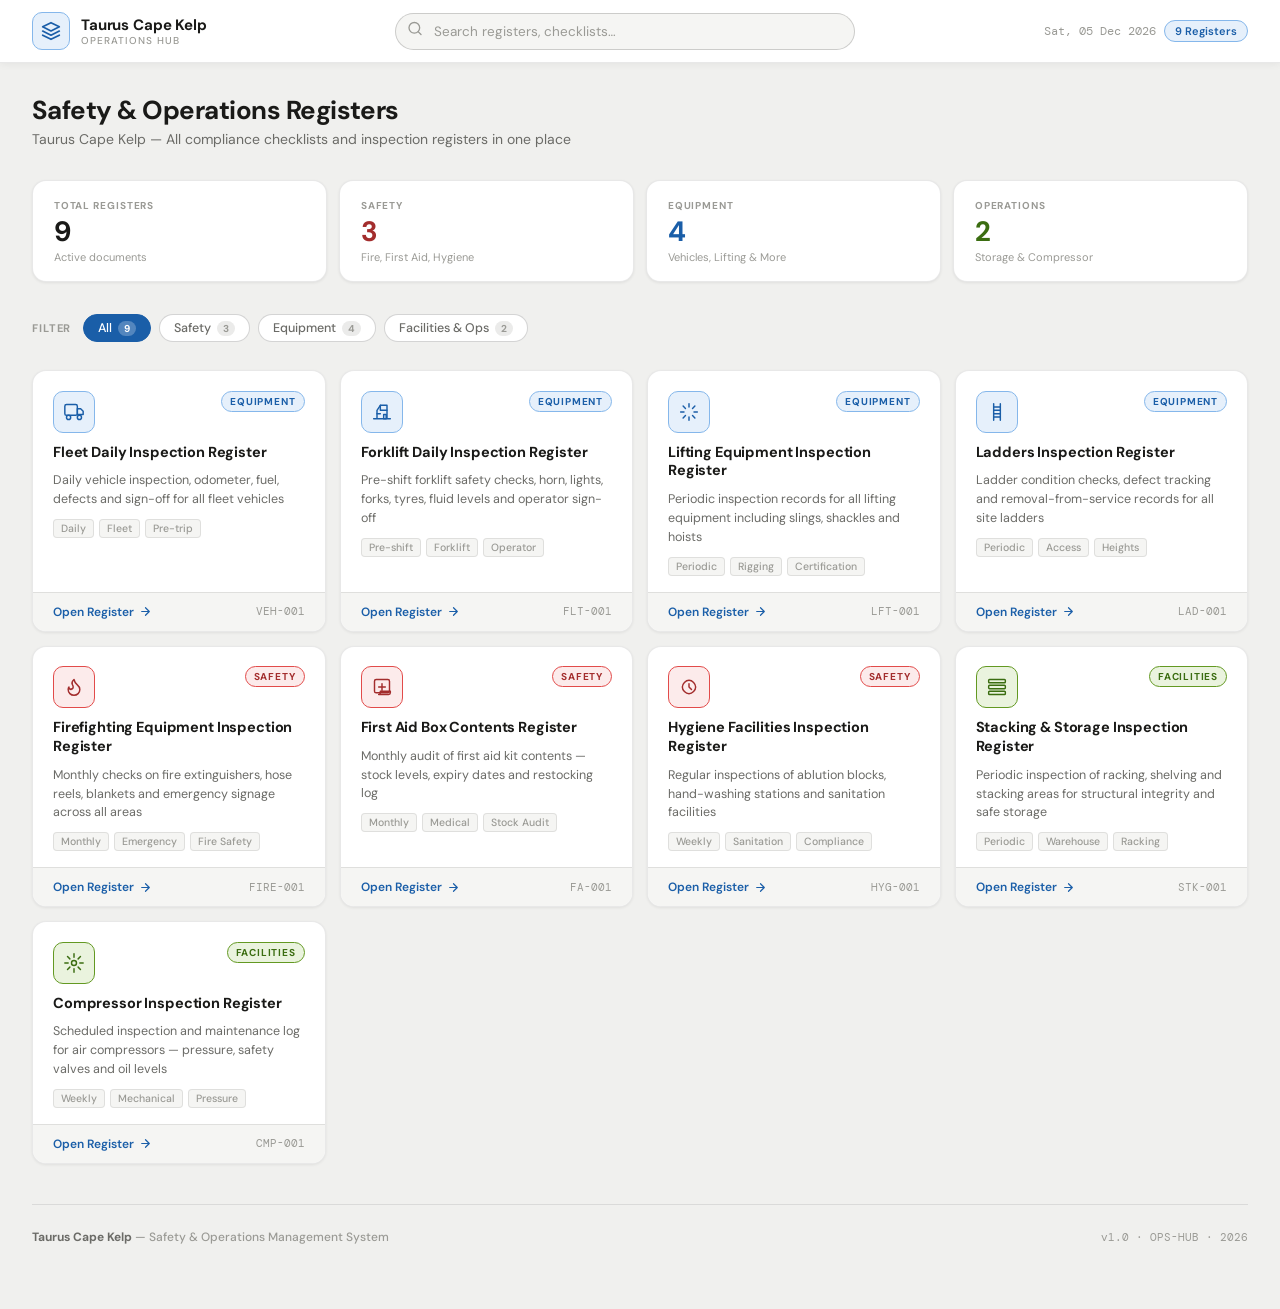
<file: index.html>
<!DOCTYPE html>
<html lang="en">
<head>
  <link rel="icon" type="image/x-icon" href="/taurus-registers/favicon.ico">
  <link rel="manifest" href="/taurus-registers/manifest.json">
   <meta name="theme-color" content="#0f172a">
   <meta name="apple-mobile-web-app-capable" content="yes">
   <meta name="apple-mobile-web-app-title" content="Taurus Ops">
   <link rel="apple-touch-icon" href="/taurus-registers/icons/icon-192.png">
   <script>
     if ('serviceWorker' in navigator) {
       window.addEventListener('load', () => {
         navigator.serviceWorker.register('/taurus-registers/sw.js');
       });
     }
   </script>
  <meta charset="UTF-8">
  <meta name="viewport" content="width=device-width, initial-scale=1.0">
  <title>Taurus Cape Kelp — Operations Hub</title>
  <link rel="preconnect" href="https://fonts.googleapis.com">
  <link href="https://fonts.googleapis.com/css2?family=DM+Sans:wght@300;400;500;600;700&family=DM+Mono:wght@400;500&display=swap" rel="stylesheet">
  <link rel="stylesheet" href="dashboard.css">
</head>
<body>

<!-- TOP NAV -->
<nav class="topnav">
  <div class="topnav-inner">
    <div class="brand">
      <div class="brand-logo">
        <svg viewBox="0 0 24 24">
          <path d="M12 2L2 7l10 5 10-5-10-5z"/>
          <path d="M2 17l10 5 10-5"/>
          <path d="M2 12l10 5 10-5"/>
        </svg>
      </div>
      <div class="brand-text">
        <div class="brand-name">Taurus Cape Kelp</div>
        <div class="brand-sub">Operations Hub</div>
      </div>
    </div>

    <div class="search-wrap">
      <span class="search-icon">
        <svg viewBox="0 0 24 24"><circle cx="11" cy="11" r="8"/><path d="m21 21-4.35-4.35"/></svg>
      </span>
      <input
        type="text"
        class="search-input"
        id="searchInput"
        placeholder="Search registers, checklists…"
        autocomplete="off"
        spellcheck="false"
      >
      <button class="search-clear" id="searchClear" title="Clear search">✕</button>
    </div>

    <div class="nav-meta">
      <span class="nav-date" id="navDate"></span>
      <span class="nav-badge">9 Registers</span>
    </div>
  </div>
</nav>

<!-- PAGE -->
<main class="page">

  <!-- HERO -->
  <div class="hero">
    <h1 class="hero-title">Safety &amp; Operations Registers</h1>
    <p class="hero-sub">Taurus Cape Kelp — All compliance checklists and inspection registers in one place</p>
  </div>

  <!-- STATS -->
  <div class="stats-row">
    <div class="stat-card total">
      <div class="stat-label">Total Registers</div>
      <div class="stat-value">9</div>
      <div class="stat-sub">Active documents</div>
    </div>
    <div class="stat-card safety">
      <div class="stat-label">Safety</div>
      <div class="stat-value">3</div>
      <div class="stat-sub">Fire, First Aid, Hygiene</div>
    </div>
    <div class="stat-card equipment">
      <div class="stat-label">Equipment</div>
      <div class="stat-value">4</div>
      <div class="stat-sub">Vehicles, Lifting &amp; More</div>
    </div>
    <div class="stat-card facilities">
      <div class="stat-label">Operations</div>
      <div class="stat-value">2</div>
      <div class="stat-sub">Storage &amp; Compressor</div>
    </div>
  </div>

  <!-- FILTER BAR -->
  <div class="filter-bar">
    <span class="filter-label">Filter</span>
    <button class="filter-btn active" data-filter="all">
      All <span class="filter-count">9</span>
    </button>
    <button class="filter-btn" data-filter="safety">
      Safety <span class="filter-count">3</span>
    </button>
    <button class="filter-btn" data-filter="equipment">
      Equipment <span class="filter-count">4</span>
    </button>
    <button class="filter-btn" data-filter="facilities">
      Facilities &amp; Ops <span class="filter-count">2</span>
    </button>
  </div>

  <!-- GRID -->
  <div class="register-grid" id="registerGrid">

    <!-- 1. Vehicle Inspection -->
    <a class="register-card cat-equipment" data-cat="equipment"
       data-tags="vehicle fleet truck car inspection daily"
       data-title="Fleet Daily Inspection Register"
       data-desc="Daily vehicle inspection, odometer, fuel, defects and sign-off for all fleet vehicles"
       href="vehicle_inspection_checklist_working.html" target="_blank">
      <div class="card-body">
        <div class="card-header">
          <div class="card-icon">
            <svg viewBox="0 0 24 24"><rect x="1" y="3" width="15" height="13" rx="2"/><path d="M16 8h4l3 3v4h-7V8z"/><circle cx="5.5" cy="18.5" r="2.5"/><circle cx="18.5" cy="18.5" r="2.5"/></svg>
          </div>
          <span class="card-cat-badge">Equipment</span>
        </div>
        <div class="card-title">Fleet Daily Inspection Register</div>
        <div class="card-desc">Daily pre-trip checks covering safety systems, lights, tyres, brakes and fluid levels across all fleet vehicles.</div>
        <div class="card-tags">
          <span class="card-tag">Daily</span>
          <span class="card-tag">Fleet</span>
          <span class="card-tag">Pre-trip</span>
        </div>
      </div>
      <div class="card-footer">
        <span class="card-open-label">Open Register <svg viewBox="0 0 24 24"><path d="M5 12h14M12 5l7 7-7 7"/></svg></span>
        <span class="card-meta-right">VEH-001</span>
      </div>
    </a>

    <!-- 2. Forklift -->
    <a class="register-card cat-equipment" data-cat="equipment"
       data-tags="forklift fork lift daily inspection equipment"
       data-title="Forklift Daily Inspection Register"
       data-desc="Pre-shift forklift safety checks, horn, lights, forks, tyres, fluid levels and operator sign-off"
       href="forklift_checklist.html" target="_blank">
      <div class="card-body">
        <div class="card-header">
          <div class="card-icon">
            <svg viewBox="0 0 24 24"><path d="M2 20h20M6 20V10l4-6h8v16"/><path d="M10 4v6h8M6 14h4"/><rect x="14" y="15" width="3" height="5"/></svg>
          </div>
          <span class="card-cat-badge">Equipment</span>
        </div>
        <div class="card-title">Forklift Daily Inspection Register</div>
        <div class="card-desc">Pre-operational forklift checks covering forks, mast, tyres, fluid levels, safety devices and operator certification.</div>
        <div class="card-tags">
          <span class="card-tag">Pre-shift</span>
          <span class="card-tag">Forklift</span>
          <span class="card-tag">Operator</span>
        </div>
      </div>
      <div class="card-footer">
        <span class="card-open-label">Open Register <svg viewBox="0 0 24 24"><path d="M5 12h14M12 5l7 7-7 7"/></svg></span>
        <span class="card-meta-right">FLT-001</span>
      </div>
    </a>

    <!-- 3. Lifting Equipment -->
    <a class="register-card cat-equipment" data-cat="equipment"
       data-tags="lifting equipment crane sling rigging inspection register"
       data-title="Lifting Equipment Inspection Register"
       data-desc="Periodic inspection records for all lifting equipment including slings, shackles and hoists"
       href="lifting_equipment_checklist.html" target="_blank">
      <div class="card-body">
        <div class="card-header">
          <div class="card-icon">
            <svg viewBox="0 0 24 24"><path d="M12 2v4M12 18v4M4.93 4.93l2.83 2.83M16.24 16.24l2.83 2.83M2 12h4M18 12h4M4.93 19.07l2.83-2.83M16.24 7.76l2.83-2.83"/></svg>
          </div>
          <span class="card-cat-badge">Equipment</span>
        </div>
        <div class="card-title">Lifting Equipment Inspection Register</div>
        <div class="card-desc">Scheduled inspections for lifting gear — slings, shackles, chains, hoists and cranes, with defect recording.</div>
        <div class="card-tags">
          <span class="card-tag">Periodic</span>
          <span class="card-tag">Rigging</span>
          <span class="card-tag">Certification</span>
        </div>
      </div>
      <div class="card-footer">
        <span class="card-open-label">Open Register <svg viewBox="0 0 24 24"><path d="M5 12h14M12 5l7 7-7 7"/></svg></span>
        <span class="card-meta-right">LFT-001</span>
      </div>
    </a>

    <!-- 4. Ladders -->
    <a class="register-card cat-equipment" data-cat="equipment"
       data-tags="ladders ladder inspection safety stepladder scaffold"
       data-title="Ladders Inspection Register"
       data-desc="Ladder condition checks, defect tracking and removal-from-service records for all site ladders"
       href="ladders_checklist.html" target="_blank">
      <div class="card-body">
        <div class="card-header">
          <div class="card-icon">
            <svg viewBox="0 0 24 24"><line x1="8" y1="2" x2="8" y2="22"/><line x1="16" y1="2" x2="16" y2="22"/><line x1="8" y1="6" x2="16" y2="6"/><line x1="8" y1="10" x2="16" y2="10"/><line x1="8" y1="14" x2="16" y2="14"/><line x1="8" y1="18" x2="16" y2="18"/></svg>
          </div>
          <span class="card-cat-badge">Equipment</span>
        </div>
        <div class="card-title">Ladders Inspection Register</div>
        <div class="card-desc">Regular inspections of all step ladders and extension ladders — rungs, feet, locking mechanisms, and load ratings.</div>
        <div class="card-tags">
          <span class="card-tag">Periodic</span>
          <span class="card-tag">Access</span>
          <span class="card-tag">Heights</span>
        </div>
      </div>
      <div class="card-footer">
        <span class="card-open-label">Open Register <svg viewBox="0 0 24 24"><path d="M5 12h14M12 5l7 7-7 7"/></svg></span>
        <span class="card-meta-right">LAD-001</span>
      </div>
    </a>

    <!-- 5. Firefighting -->
    <a class="register-card cat-safety" data-cat="safety"
       data-tags="fire firefighting extinguisher hose emergency safety inspection"
       data-title="Firefighting Equipment Inspection Register"
       data-desc="Monthly checks on fire extinguishers, hose reels, blankets and emergency signage across all areas"
       href="firefighting_checklist.html" target="_blank">
      <div class="card-body">
        <div class="card-header">
          <div class="card-icon">
            <svg viewBox="0 0 24 24"><path d="M8.5 14.5A2.5 2.5 0 0011 12c0-1.38-.5-2-1-3-1.072-2.143-.224-4.054 2-6 .5 2.5 2 4.9 4 6.5 2 1.6 3 3.5 3 5.5a7 7 0 11-14 0c0-1.153.433-2.294 1-3a2.5 2.5 0 002.5 3z"/></svg>
          </div>
          <span class="card-cat-badge">Safety</span>
        </div>
        <div class="card-title">Firefighting Equipment Register</div>
        <div class="card-desc">Monthly inspection records for fire extinguishers, hose reels, fire blankets and emergency evacuation signage.</div>
        <div class="card-tags">
          <span class="card-tag">Monthly</span>
          <span class="card-tag">Emergency</span>
          <span class="card-tag">Fire Safety</span>
        </div>
      </div>
      <div class="card-footer">
        <span class="card-open-label">Open Register <svg viewBox="0 0 24 24"><path d="M5 12h14M12 5l7 7-7 7"/></svg></span>
        <span class="card-meta-right">FIRE-001</span>
      </div>
    </a>

    <!-- 6. First Aid -->
    <a class="register-card cat-safety" data-cat="safety"
       data-tags="first aid kit box contents medical emergency health"
       data-title="First Aid Box Contents Register"
       data-desc="Monthly audit of first aid kit contents — stock levels, expiry dates and restocking log"
       href="firstaid_checklist.html" target="_blank">
      <div class="card-body">
        <div class="card-header">
          <div class="card-icon">
            <svg viewBox="0 0 24 24"><path d="M8 21h12a2 2 0 002-2v-2H10v2a2 2 0 01-2 2z"/><path d="M19 3H5a2 2 0 00-2 2v12a2 2 0 002 2h14a2 2 0 002-2V5a2 2 0 00-2-2z"/><line x1="12" y1="8" x2="12" y2="16"/><line x1="8" y1="12" x2="16" y2="12"/></svg>
          </div>
          <span class="card-cat-badge">Safety</span>
        </div>
        <div class="card-title">First Aid Box Contents Register</div>
        <div class="card-desc">Monthly stock audit for all first aid kits — item quantities, expiry checks and replenishment records.</div>
        <div class="card-tags">
          <span class="card-tag">Monthly</span>
          <span class="card-tag">Medical</span>
          <span class="card-tag">Stock Audit</span>
        </div>
      </div>
      <div class="card-footer">
        <span class="card-open-label">Open Register <svg viewBox="0 0 24 24"><path d="M5 12h14M12 5l7 7-7 7"/></svg></span>
        <span class="card-meta-right">FA-001</span>
      </div>
    </a>

    <!-- 7. Hygiene Facilities -->
    <a class="register-card cat-safety" data-cat="safety"
       data-tags="hygiene facilities toilets ablutions cleaning sanitation health"
       data-title="Hygiene Facilities Inspection Register"
       data-desc="Regular inspections of ablution blocks, hand-washing stations and sanitation facilities"
       href="hygiene_facilities_checklist.html" target="_blank">
      <div class="card-body">
        <div class="card-header">
          <div class="card-icon">
            <svg viewBox="0 0 24 24"><path d="M4 12 C4 8 8 4 12 4 S20 8 20 12 16 20 12 20 4 16 4 12z"/><path d="M12 8v4l3 3"/></svg>
          </div>
          <span class="card-cat-badge">Safety</span>
        </div>
        <div class="card-title">Hygiene Facilities Inspection Register</div>
        <div class="card-desc">Routine inspections covering ablution blocks, hand-washing stations, soap and paper supply, and cleanliness.</div>
        <div class="card-tags">
          <span class="card-tag">Weekly</span>
          <span class="card-tag">Sanitation</span>
          <span class="card-tag">Compliance</span>
        </div>
      </div>
      <div class="card-footer">
        <span class="card-open-label">Open Register <svg viewBox="0 0 24 24"><path d="M5 12h14M12 5l7 7-7 7"/></svg></span>
        <span class="card-meta-right">HYG-001</span>
      </div>
    </a>

    <!-- 8. Stacking Storage -->
    <a class="register-card cat-facilities" data-cat="facilities"
       data-tags="stacking storage racking shelving warehouse storage inspection"
       data-title="Stacking & Storage Inspection Register"
       data-desc="Periodic inspection of racking, shelving and stacking areas for structural integrity and safe storage"
       href="stacking_storage_checklist.html" target="_blank">
      <div class="card-body">
        <div class="card-header">
          <div class="card-icon">
            <svg viewBox="0 0 24 24"><rect x="2" y="3" width="20" height="4" rx="1"/><rect x="2" y="10" width="20" height="4" rx="1"/><rect x="2" y="17" width="20" height="4" rx="1"/></svg>
          </div>
          <span class="card-cat-badge">Facilities</span>
        </div>
        <div class="card-title">Stacking &amp; Storage Inspection Register</div>
        <div class="card-desc">Periodic checks of racking systems, shelving integrity, load limits, aisle clearance and stack stability.</div>
        <div class="card-tags">
          <span class="card-tag">Periodic</span>
          <span class="card-tag">Warehouse</span>
          <span class="card-tag">Racking</span>
        </div>
      </div>
      <div class="card-footer">
        <span class="card-open-label">Open Register <svg viewBox="0 0 24 24"><path d="M5 12h14M12 5l7 7-7 7"/></svg></span>
        <span class="card-meta-right">STK-001</span>
      </div>
    </a>

    <!-- 9. Compressor -->
    <a class="register-card cat-facilities" data-cat="facilities"
       data-tags="compressor air pressure pump inspection maintenance"
       data-title="Compressor Inspection Register"
       data-desc="Scheduled inspection and maintenance log for air compressors — pressure, safety valves and oil levels"
       href="compressor_checklist.html" target="_blank">
      <div class="card-body">
        <div class="card-header">
          <div class="card-icon">
            <svg viewBox="0 0 24 24"><circle cx="12" cy="12" r="3"/><path d="M12 1v4M12 19v4M4.22 4.22l2.83 2.83M16.95 16.95l2.83 2.83M1 12h4M19 12h4M4.22 19.78l2.83-2.83M16.95 7.05l2.83-2.83"/></svg>
          </div>
          <span class="card-cat-badge">Facilities</span>
        </div>
        <div class="card-title">Compressor Inspection Register</div>
        <div class="card-desc">Regular maintenance checks for air compressors — pressure relief valves, belt tension, oil levels and condensate drainage.</div>
        <div class="card-tags">
          <span class="card-tag">Weekly</span>
          <span class="card-tag">Mechanical</span>
          <span class="card-tag">Pressure</span>
        </div>
      </div>
      <div class="card-footer">
        <span class="card-open-label">Open Register <svg viewBox="0 0 24 24"><path d="M5 12h14M12 5l7 7-7 7"/></svg></span>
        <span class="card-meta-right">CMP-001</span>
      </div>
    </a>

    <!-- No results state -->
    <div class="no-results" id="noResults">
      <div class="no-results-icon">🔍</div>
      <div class="no-results-text">No registers found</div>
      <div class="no-results-sub">Try a different search term or clear the filter</div>
    </div>

  </div>

  <!-- FOOTER -->
  <div class="page-footer">
    <div class="footer-brand">
      <strong>Taurus Cape Kelp</strong> — Safety &amp; Operations Management System
    </div>
    <div class="footer-ref">v1.0 · OPS-HUB · <span id="footerDate"></span></div>
  </div>

</main>

  <script src="dashboard.js"></script>
</body>
</html>
</file>
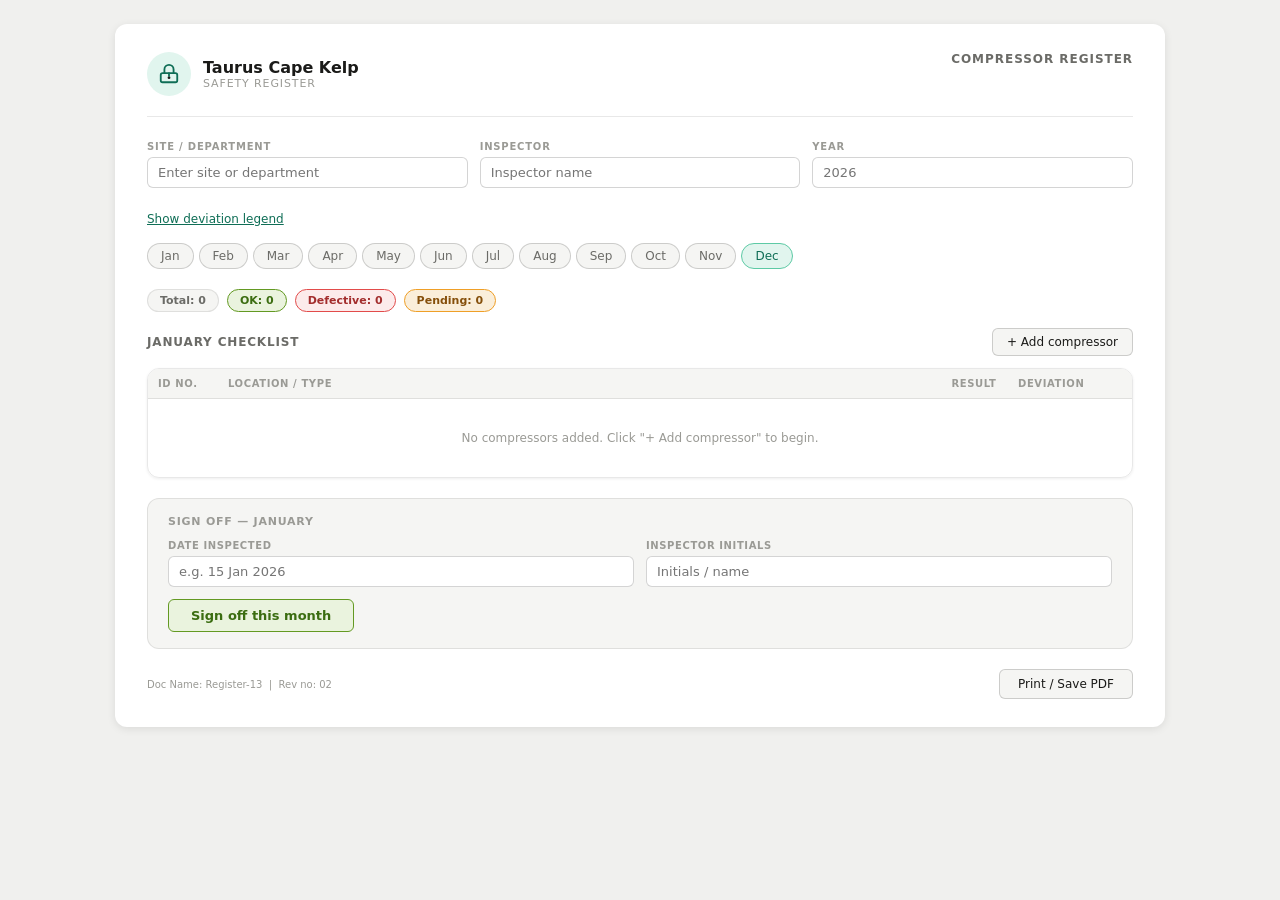
<file: compressor_checklist.html>
<!DOCTYPE html>
<html lang="en">
<head>
  <link rel="icon" type="image/x-icon" href="/taurus-registers/favicon.ico">
  <link rel="manifest" href="/taurus-registers/manifest.json">
   <meta name="theme-color" content="#0f172a">
   <meta name="apple-mobile-web-app-capable" content="yes">
   <meta name="apple-mobile-web-app-title" content="Taurus Ops">
   <link rel="apple-touch-icon" href="/taurus-registers/icons/icon-192.png">
   <script>
     if ('serviceWorker' in navigator) {
       window.addEventListener('load', () => {
         navigator.serviceWorker.register('/taurus-registers/sw.js');
       });
     }
   </script>
  <meta charset="UTF-8">
  <meta name="viewport" content="width=device-width, initial-scale=1.0">
  <title>Compressor Register — Taurus Cape Kelp</title>
    <link rel="stylesheet" href="compressor_checklist.css">

</head>
<body>
<div class="container">

  <div class="header">
    <div class="brand">
      <div class="brand-icon">
        <svg viewBox="0 0 24 24" fill="none" stroke-width="2" stroke-linecap="round" stroke-linejoin="round">
          <rect x="3" y="11" width="18" height="10" rx="2"/>
          <path d="M7 11V7a5 5 0 0110 0v4"/>
          <circle cx="12" cy="16" r="1.5" fill="currentColor" stroke="none"/>
          <line x1="12" y1="11" x2="12" y2="14"/>
        </svg>
      </div>
      <div>
        <div class="brand-name">Taurus Cape Kelp</div>
        <div class="brand-sub">Safety Register</div>
      </div>
    </div>
    <div class="doc-title">Compressor Register</div>
  </div>

  <div class="meta-row">
    <div class="meta-field"><span class="meta-label">Site / Department</span><input type="text" id="meta-site" placeholder="Enter site or department"></div>
    <div class="meta-field"><span class="meta-label">Inspector</span><input type="text" id="meta-inspector" placeholder="Inspector name"></div>
    <div class="meta-field"><span class="meta-label">Year</span><input type="text" id="meta-year" placeholder="2026"></div>
  </div>

  <div class="legend-toggle-row">
    <button class="legend-toggle-btn" onclick="toggleLegend()">Show deviation legend</button>
    <div class="legend-box" id="legendBox">
      <div class="legend-note">
        <strong>How to fill in:</strong> Do not tick. Write <strong>OK</strong> or use the deviation number from the legend below.
        If equipment is defective it must be tagged <strong>"Defective"</strong> and reported to the person responsible.
        If beyond repair — destroy and discard.
      </div>
      <div class="legend-list">
        <ul>
          <li><strong>1.</strong> Guard missing or damaged</li>
          <li><strong>2.</strong> Connections loose</li>
          <li><strong>3.</strong> Cable badly jointed</li>
          <li><strong>4.</strong> Cracked or broken insulation</li>
          <li><strong>5.</strong> Polarity wrong way around</li>
          <li><strong>6.</strong> Switches not in good order</li>
          <li><strong>7.</strong> Plug not in good order</li>
          <li><strong>8.</strong> Earth not connected</li>
          <li><strong>9.</strong> Cable not properly in plug</li>
          <li><strong>10.</strong> Vessel Damaged</li>
          <li><strong>11.</strong> Pressure Gauges not marked</li>
          <li><strong>12.</strong> Pressure Gauges not in good condition</li>
          <li><strong>13.</strong> Pressure Test Certificate expired</li>
          <li><strong>14.</strong> "Scrap" — not economical to repair</li>
        </ul>
      </div>
    </div>
  </div>

  <div class="month-tabs-row" id="monthTabs"></div>
  <div class="summary-bar" id="summaryBar"></div>

  <div class="section-header">
    <span class="section-title" id="currentMonthLabel">January checklist</span>
    <button class="add-btn" onclick="addRow()">+ Add compressor</button>
  </div>

  <div class="table-wrap">
    <table>
      <colgroup>
        <col class="col-id"><col class="col-loc">
        <col class="col-res"><col class="col-dev"><col class="col-del">
      </colgroup>
      <thead>
        <tr>
          <th>ID No.</th>
          <th>Location / Type</th>
          <th class="th-c">Result</th>
          <th>Deviation</th>
          <th></th>
        </tr>
      </thead>
      <tbody id="itemsBody"></tbody>
    </table>
  </div>

  <div class="signoff-box">
    <div class="signoff-title" id="signoffTitle">Sign off — January</div>
    <div id="signoffForm">
      <div class="signoff-grid">
        <div class="signoff-field"><span class="signoff-label">Date inspected</span><input type="text" id="so-date" placeholder="e.g. 15 Jan 2026"></div>
        <div class="signoff-field"><span class="signoff-label">Inspector initials</span><input type="text" id="so-inspector" placeholder="Initials / name"></div>
      </div>
      <button class="sign-btn" onclick="signOff()">Sign off this month</button>
    </div>
    <div id="signedDisplay" style="display:none;align-items:center;gap:12px;flex-wrap:wrap;"></div>
  </div>

  <div class="bottom-row">
    <div class="doc-ref">Doc Name: Register-13 &nbsp;|&nbsp; Rev no: 02</div>
    <button class="print-btn" onclick="window.print()">Print / Save PDF</button>
  </div>
</div>

  <script src="compressor_checklist.js"></script>

</body>
</html>
</file>
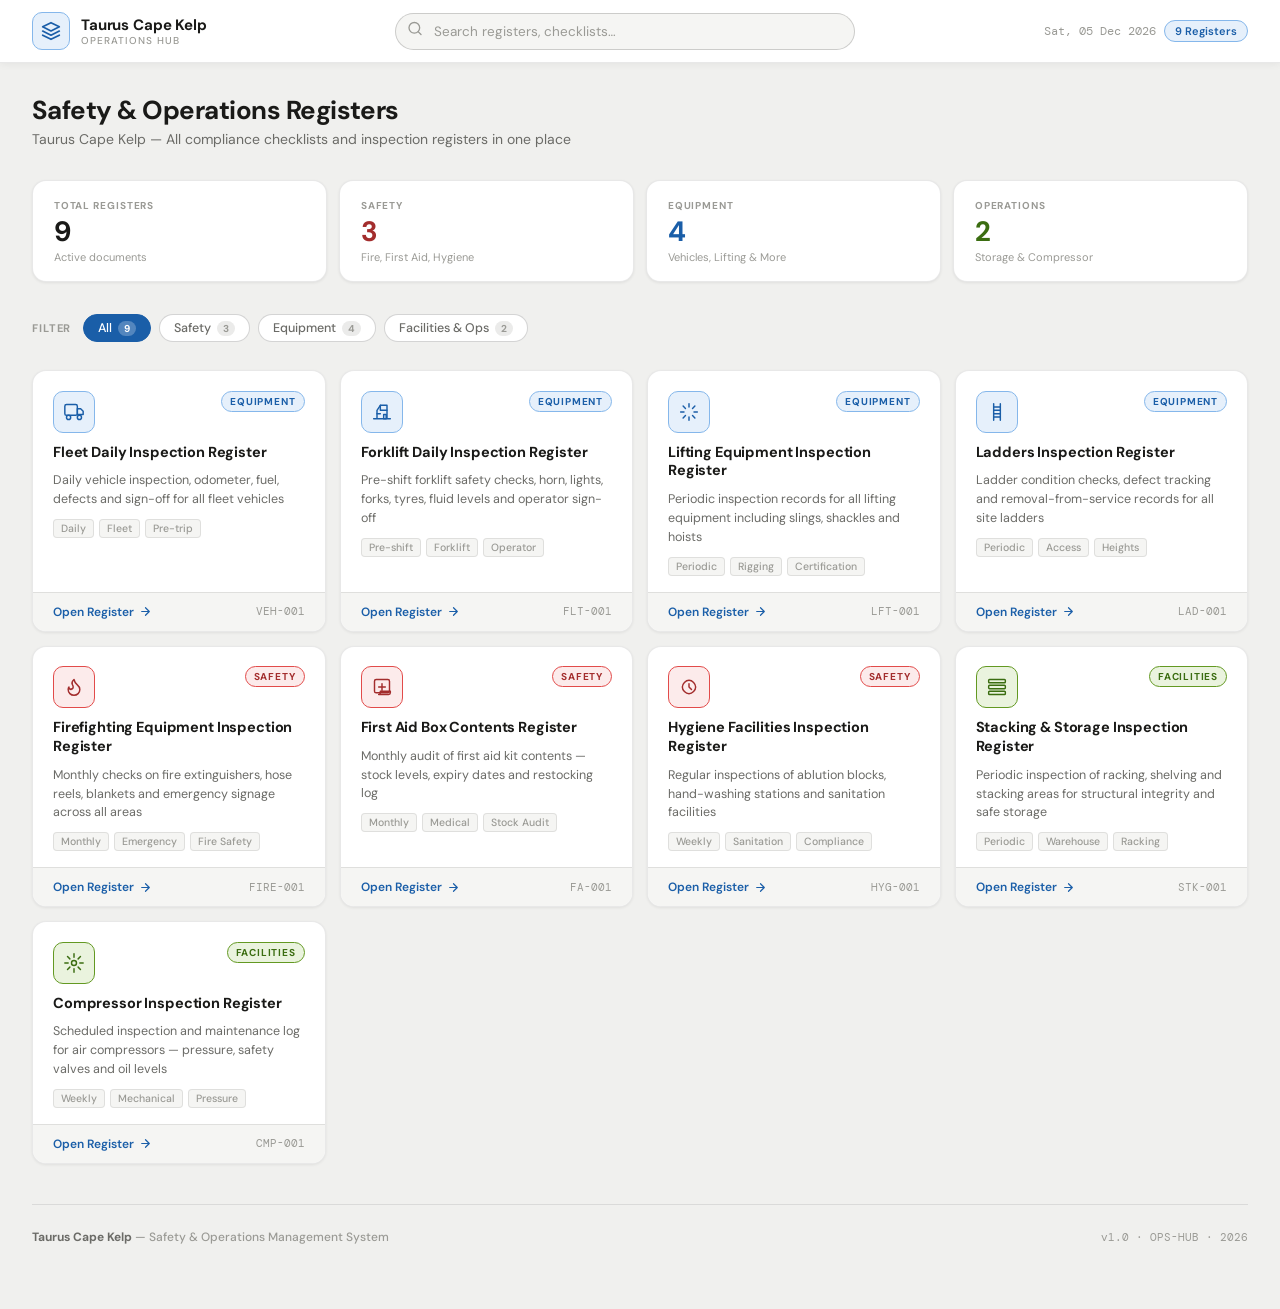
<file: dashboard.html>
<!DOCTYPE html>
<html lang="en">
<head>
  <meta charset="UTF-8">
  <meta name="viewport" content="width=device-width, initial-scale=1.0">
  <title>Taurus Cape Kelp — Operations Hub</title>
  <link rel="preconnect" href="https://fonts.googleapis.com">
  <link href="https://fonts.googleapis.com/css2?family=DM+Sans:wght@300;400;500;600;700&family=DM+Mono:wght@400;500&display=swap" rel="stylesheet">
  <link rel="stylesheet" href="dashboard.css">
</head>
<body>

<!-- TOP NAV -->
<nav class="topnav">
  <div class="topnav-inner">
    <div class="brand">
      <div class="brand-logo">
        <svg viewBox="0 0 24 24">
          <path d="M12 2L2 7l10 5 10-5-10-5z"/>
          <path d="M2 17l10 5 10-5"/>
          <path d="M2 12l10 5 10-5"/>
        </svg>
      </div>
      <div class="brand-text">
        <div class="brand-name">Taurus Cape Kelp</div>
        <div class="brand-sub">Operations Hub</div>
      </div>
    </div>

    <div class="search-wrap">
      <span class="search-icon">
        <svg viewBox="0 0 24 24"><circle cx="11" cy="11" r="8"/><path d="m21 21-4.35-4.35"/></svg>
      </span>
      <input
        type="text"
        class="search-input"
        id="searchInput"
        placeholder="Search registers, checklists…"
        autocomplete="off"
        spellcheck="false"
      >
      <button class="search-clear" id="searchClear" title="Clear search">✕</button>
    </div>

    <div class="nav-meta">
      <span class="nav-date" id="navDate"></span>
      <span class="nav-badge">9 Registers</span>
    </div>
  </div>
</nav>

<!-- PAGE -->
<main class="page">

  <!-- HERO -->
  <div class="hero">
    <h1 class="hero-title">Safety &amp; Operations Registers</h1>
    <p class="hero-sub">Taurus Cape Kelp — All compliance checklists and inspection registers in one place</p>
  </div>

  <!-- STATS -->
  <div class="stats-row">
    <div class="stat-card total">
      <div class="stat-label">Total Registers</div>
      <div class="stat-value">9</div>
      <div class="stat-sub">Active documents</div>
    </div>
    <div class="stat-card safety">
      <div class="stat-label">Safety</div>
      <div class="stat-value">3</div>
      <div class="stat-sub">Fire, First Aid, Hygiene</div>
    </div>
    <div class="stat-card equipment">
      <div class="stat-label">Equipment</div>
      <div class="stat-value">4</div>
      <div class="stat-sub">Vehicles, Lifting &amp; More</div>
    </div>
    <div class="stat-card facilities">
      <div class="stat-label">Operations</div>
      <div class="stat-value">2</div>
      <div class="stat-sub">Storage &amp; Compressor</div>
    </div>
  </div>

  <!-- FILTER BAR -->
  <div class="filter-bar">
    <span class="filter-label">Filter</span>
    <button class="filter-btn active" data-filter="all">
      All <span class="filter-count">9</span>
    </button>
    <button class="filter-btn" data-filter="safety">
      Safety <span class="filter-count">3</span>
    </button>
    <button class="filter-btn" data-filter="equipment">
      Equipment <span class="filter-count">4</span>
    </button>
    <button class="filter-btn" data-filter="facilities">
      Facilities &amp; Ops <span class="filter-count">2</span>
    </button>
  </div>

  <!-- GRID -->
  <div class="register-grid" id="registerGrid">

    <!-- 1. Vehicle Inspection -->
    <a class="register-card cat-equipment" data-cat="equipment"
       data-tags="vehicle fleet truck car inspection daily"
       data-title="Fleet Daily Inspection Register"
       data-desc="Daily vehicle inspection, odometer, fuel, defects and sign-off for all fleet vehicles"
       href="vehicle_inspection_checklist_working.html" target="_blank">
      <div class="card-body">
        <div class="card-header">
          <div class="card-icon">
            <svg viewBox="0 0 24 24"><rect x="1" y="3" width="15" height="13" rx="2"/><path d="M16 8h4l3 3v4h-7V8z"/><circle cx="5.5" cy="18.5" r="2.5"/><circle cx="18.5" cy="18.5" r="2.5"/></svg>
          </div>
          <span class="card-cat-badge">Equipment</span>
        </div>
        <div class="card-title">Fleet Daily Inspection Register</div>
        <div class="card-desc">Daily pre-trip checks covering safety systems, lights, tyres, brakes and fluid levels across all fleet vehicles.</div>
        <div class="card-tags">
          <span class="card-tag">Daily</span>
          <span class="card-tag">Fleet</span>
          <span class="card-tag">Pre-trip</span>
        </div>
      </div>
      <div class="card-footer">
        <span class="card-open-label">Open Register <svg viewBox="0 0 24 24"><path d="M5 12h14M12 5l7 7-7 7"/></svg></span>
        <span class="card-meta-right">VEH-001</span>
      </div>
    </a>

    <!-- 2. Forklift -->
    <a class="register-card cat-equipment" data-cat="equipment"
       data-tags="forklift fork lift daily inspection equipment"
       data-title="Forklift Daily Inspection Register"
       data-desc="Pre-shift forklift safety checks, horn, lights, forks, tyres, fluid levels and operator sign-off"
       href="forklift_checklist.html" target="_blank">
      <div class="card-body">
        <div class="card-header">
          <div class="card-icon">
            <svg viewBox="0 0 24 24"><path d="M2 20h20M6 20V10l4-6h8v16"/><path d="M10 4v6h8M6 14h4"/><rect x="14" y="15" width="3" height="5"/></svg>
          </div>
          <span class="card-cat-badge">Equipment</span>
        </div>
        <div class="card-title">Forklift Daily Inspection Register</div>
        <div class="card-desc">Pre-operational forklift checks covering forks, mast, tyres, fluid levels, safety devices and operator certification.</div>
        <div class="card-tags">
          <span class="card-tag">Pre-shift</span>
          <span class="card-tag">Forklift</span>
          <span class="card-tag">Operator</span>
        </div>
      </div>
      <div class="card-footer">
        <span class="card-open-label">Open Register <svg viewBox="0 0 24 24"><path d="M5 12h14M12 5l7 7-7 7"/></svg></span>
        <span class="card-meta-right">FLT-001</span>
      </div>
    </a>

    <!-- 3. Lifting Equipment -->
    <a class="register-card cat-equipment" data-cat="equipment"
       data-tags="lifting equipment crane sling rigging inspection register"
       data-title="Lifting Equipment Inspection Register"
       data-desc="Periodic inspection records for all lifting equipment including slings, shackles and hoists"
       href="lifting_equipment_checklist.html" target="_blank">
      <div class="card-body">
        <div class="card-header">
          <div class="card-icon">
            <svg viewBox="0 0 24 24"><path d="M12 2v4M12 18v4M4.93 4.93l2.83 2.83M16.24 16.24l2.83 2.83M2 12h4M18 12h4M4.93 19.07l2.83-2.83M16.24 7.76l2.83-2.83"/></svg>
          </div>
          <span class="card-cat-badge">Equipment</span>
        </div>
        <div class="card-title">Lifting Equipment Inspection Register</div>
        <div class="card-desc">Scheduled inspections for lifting gear — slings, shackles, chains, hoists and cranes, with defect recording.</div>
        <div class="card-tags">
          <span class="card-tag">Periodic</span>
          <span class="card-tag">Rigging</span>
          <span class="card-tag">Certification</span>
        </div>
      </div>
      <div class="card-footer">
        <span class="card-open-label">Open Register <svg viewBox="0 0 24 24"><path d="M5 12h14M12 5l7 7-7 7"/></svg></span>
        <span class="card-meta-right">LFT-001</span>
      </div>
    </a>

    <!-- 4. Ladders -->
    <a class="register-card cat-equipment" data-cat="equipment"
       data-tags="ladders ladder inspection safety stepladder scaffold"
       data-title="Ladders Inspection Register"
       data-desc="Ladder condition checks, defect tracking and removal-from-service records for all site ladders"
       href="ladders_checklist.html" target="_blank">
      <div class="card-body">
        <div class="card-header">
          <div class="card-icon">
            <svg viewBox="0 0 24 24"><line x1="8" y1="2" x2="8" y2="22"/><line x1="16" y1="2" x2="16" y2="22"/><line x1="8" y1="6" x2="16" y2="6"/><line x1="8" y1="10" x2="16" y2="10"/><line x1="8" y1="14" x2="16" y2="14"/><line x1="8" y1="18" x2="16" y2="18"/></svg>
          </div>
          <span class="card-cat-badge">Equipment</span>
        </div>
        <div class="card-title">Ladders Inspection Register</div>
        <div class="card-desc">Regular inspections of all step ladders and extension ladders — rungs, feet, locking mechanisms, and load ratings.</div>
        <div class="card-tags">
          <span class="card-tag">Periodic</span>
          <span class="card-tag">Access</span>
          <span class="card-tag">Heights</span>
        </div>
      </div>
      <div class="card-footer">
        <span class="card-open-label">Open Register <svg viewBox="0 0 24 24"><path d="M5 12h14M12 5l7 7-7 7"/></svg></span>
        <span class="card-meta-right">LAD-001</span>
      </div>
    </a>

    <!-- 5. Firefighting -->
    <a class="register-card cat-safety" data-cat="safety"
       data-tags="fire firefighting extinguisher hose emergency safety inspection"
       data-title="Firefighting Equipment Inspection Register"
       data-desc="Monthly checks on fire extinguishers, hose reels, blankets and emergency signage across all areas"
       href="firefighting_checklist.html" target="_blank">
      <div class="card-body">
        <div class="card-header">
          <div class="card-icon">
            <svg viewBox="0 0 24 24"><path d="M8.5 14.5A2.5 2.5 0 0011 12c0-1.38-.5-2-1-3-1.072-2.143-.224-4.054 2-6 .5 2.5 2 4.9 4 6.5 2 1.6 3 3.5 3 5.5a7 7 0 11-14 0c0-1.153.433-2.294 1-3a2.5 2.5 0 002.5 3z"/></svg>
          </div>
          <span class="card-cat-badge">Safety</span>
        </div>
        <div class="card-title">Firefighting Equipment Register</div>
        <div class="card-desc">Monthly inspection records for fire extinguishers, hose reels, fire blankets and emergency evacuation signage.</div>
        <div class="card-tags">
          <span class="card-tag">Monthly</span>
          <span class="card-tag">Emergency</span>
          <span class="card-tag">Fire Safety</span>
        </div>
      </div>
      <div class="card-footer">
        <span class="card-open-label">Open Register <svg viewBox="0 0 24 24"><path d="M5 12h14M12 5l7 7-7 7"/></svg></span>
        <span class="card-meta-right">FIRE-001</span>
      </div>
    </a>

    <!-- 6. First Aid -->
    <a class="register-card cat-safety" data-cat="safety"
       data-tags="first aid kit box contents medical emergency health"
       data-title="First Aid Box Contents Register"
       data-desc="Monthly audit of first aid kit contents — stock levels, expiry dates and restocking log"
       href="firstaid_checklist.html" target="_blank">
      <div class="card-body">
        <div class="card-header">
          <div class="card-icon">
            <svg viewBox="0 0 24 24"><path d="M8 21h12a2 2 0 002-2v-2H10v2a2 2 0 01-2 2z"/><path d="M19 3H5a2 2 0 00-2 2v12a2 2 0 002 2h14a2 2 0 002-2V5a2 2 0 00-2-2z"/><line x1="12" y1="8" x2="12" y2="16"/><line x1="8" y1="12" x2="16" y2="12"/></svg>
          </div>
          <span class="card-cat-badge">Safety</span>
        </div>
        <div class="card-title">First Aid Box Contents Register</div>
        <div class="card-desc">Monthly stock audit for all first aid kits — item quantities, expiry checks and replenishment records.</div>
        <div class="card-tags">
          <span class="card-tag">Monthly</span>
          <span class="card-tag">Medical</span>
          <span class="card-tag">Stock Audit</span>
        </div>
      </div>
      <div class="card-footer">
        <span class="card-open-label">Open Register <svg viewBox="0 0 24 24"><path d="M5 12h14M12 5l7 7-7 7"/></svg></span>
        <span class="card-meta-right">FA-001</span>
      </div>
    </a>

    <!-- 7. Hygiene Facilities -->
    <a class="register-card cat-safety" data-cat="safety"
       data-tags="hygiene facilities toilets ablutions cleaning sanitation health"
       data-title="Hygiene Facilities Inspection Register"
       data-desc="Regular inspections of ablution blocks, hand-washing stations and sanitation facilities"
       href="hygiene_facilities_checklist.html" target="_blank">
      <div class="card-body">
        <div class="card-header">
          <div class="card-icon">
            <svg viewBox="0 0 24 24"><path d="M4 12 C4 8 8 4 12 4 S20 8 20 12 16 20 12 20 4 16 4 12z"/><path d="M12 8v4l3 3"/></svg>
          </div>
          <span class="card-cat-badge">Safety</span>
        </div>
        <div class="card-title">Hygiene Facilities Inspection Register</div>
        <div class="card-desc">Routine inspections covering ablution blocks, hand-washing stations, soap and paper supply, and cleanliness.</div>
        <div class="card-tags">
          <span class="card-tag">Weekly</span>
          <span class="card-tag">Sanitation</span>
          <span class="card-tag">Compliance</span>
        </div>
      </div>
      <div class="card-footer">
        <span class="card-open-label">Open Register <svg viewBox="0 0 24 24"><path d="M5 12h14M12 5l7 7-7 7"/></svg></span>
        <span class="card-meta-right">HYG-001</span>
      </div>
    </a>

    <!-- 8. Stacking Storage -->
    <a class="register-card cat-facilities" data-cat="facilities"
       data-tags="stacking storage racking shelving warehouse storage inspection"
       data-title="Stacking & Storage Inspection Register"
       data-desc="Periodic inspection of racking, shelving and stacking areas for structural integrity and safe storage"
       href="stacking_storage_checklist.html" target="_blank">
      <div class="card-body">
        <div class="card-header">
          <div class="card-icon">
            <svg viewBox="0 0 24 24"><rect x="2" y="3" width="20" height="4" rx="1"/><rect x="2" y="10" width="20" height="4" rx="1"/><rect x="2" y="17" width="20" height="4" rx="1"/></svg>
          </div>
          <span class="card-cat-badge">Facilities</span>
        </div>
        <div class="card-title">Stacking &amp; Storage Inspection Register</div>
        <div class="card-desc">Periodic checks of racking systems, shelving integrity, load limits, aisle clearance and stack stability.</div>
        <div class="card-tags">
          <span class="card-tag">Periodic</span>
          <span class="card-tag">Warehouse</span>
          <span class="card-tag">Racking</span>
        </div>
      </div>
      <div class="card-footer">
        <span class="card-open-label">Open Register <svg viewBox="0 0 24 24"><path d="M5 12h14M12 5l7 7-7 7"/></svg></span>
        <span class="card-meta-right">STK-001</span>
      </div>
    </a>

    <!-- 9. Compressor -->
    <a class="register-card cat-facilities" data-cat="facilities"
       data-tags="compressor air pressure pump inspection maintenance"
       data-title="Compressor Inspection Register"
       data-desc="Scheduled inspection and maintenance log for air compressors — pressure, safety valves and oil levels"
       href="compressor_checklist.html" target="_blank">
      <div class="card-body">
        <div class="card-header">
          <div class="card-icon">
            <svg viewBox="0 0 24 24"><circle cx="12" cy="12" r="3"/><path d="M12 1v4M12 19v4M4.22 4.22l2.83 2.83M16.95 16.95l2.83 2.83M1 12h4M19 12h4M4.22 19.78l2.83-2.83M16.95 7.05l2.83-2.83"/></svg>
          </div>
          <span class="card-cat-badge">Facilities</span>
        </div>
        <div class="card-title">Compressor Inspection Register</div>
        <div class="card-desc">Regular maintenance checks for air compressors — pressure relief valves, belt tension, oil levels and condensate drainage.</div>
        <div class="card-tags">
          <span class="card-tag">Weekly</span>
          <span class="card-tag">Mechanical</span>
          <span class="card-tag">Pressure</span>
        </div>
      </div>
      <div class="card-footer">
        <span class="card-open-label">Open Register <svg viewBox="0 0 24 24"><path d="M5 12h14M12 5l7 7-7 7"/></svg></span>
        <span class="card-meta-right">CMP-001</span>
      </div>
    </a>

    <!-- No results state -->
    <div class="no-results" id="noResults">
      <div class="no-results-icon">🔍</div>
      <div class="no-results-text">No registers found</div>
      <div class="no-results-sub">Try a different search term or clear the filter</div>
    </div>

  </div>

  <!-- FOOTER -->
  <div class="page-footer">
    <div class="footer-brand">
      <strong>Taurus Cape Kelp</strong> — Safety &amp; Operations Management System
    </div>
    <div class="footer-ref">v1.0 · OPS-HUB · <span id="footerDate"></span></div>
  </div>

</main>

  <script src="dashboard.js"></script>
</body>
</html>
</file>
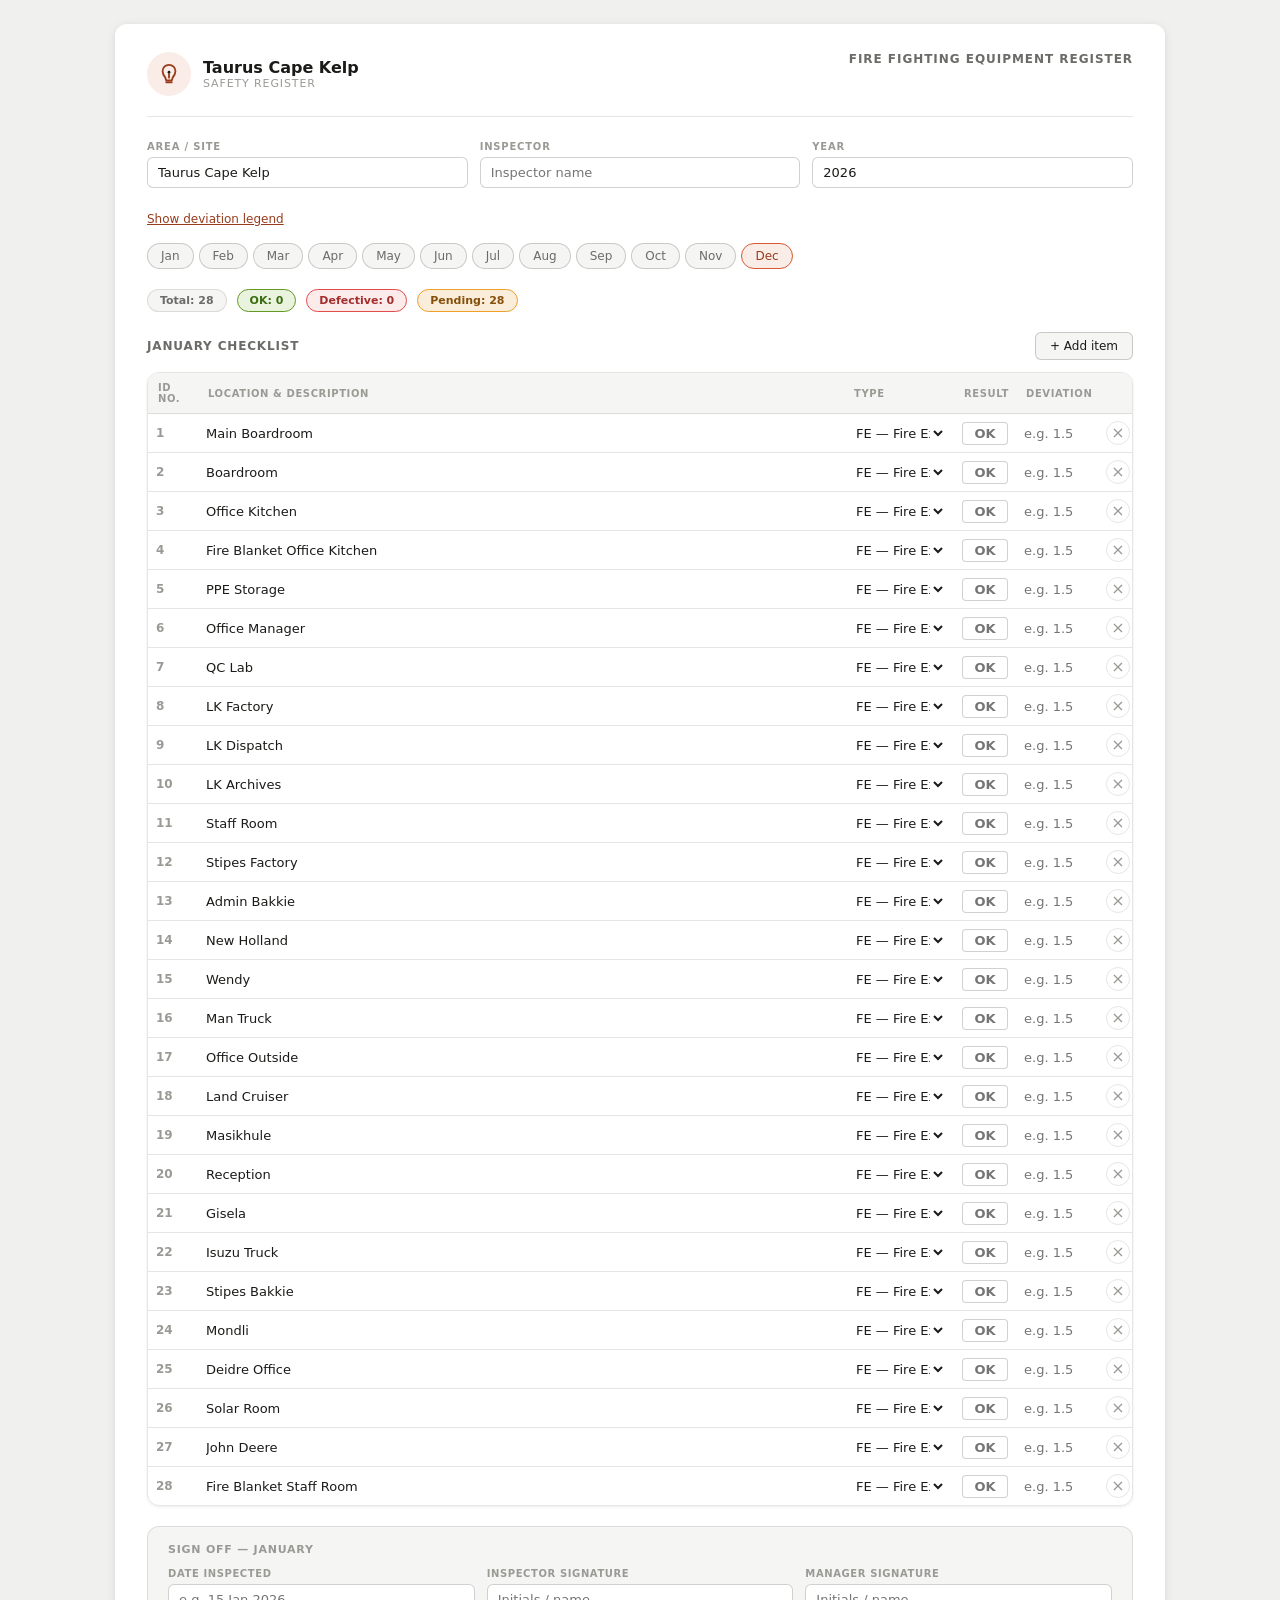
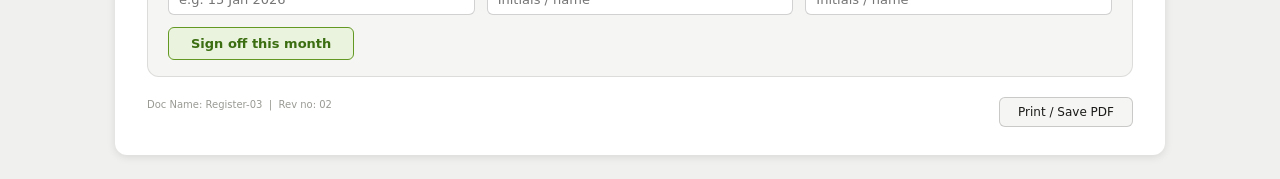
<file: firefighting_checklist.html>
<!DOCTYPE html>
<html lang="en">
<head>
  <link rel="icon" type="image/x-icon" href="/taurus-registers/favicon.ico">
  <link rel="manifest" href="/taurus-registers/manifest.json">
   <meta name="theme-color" content="#0f172a">
   <meta name="apple-mobile-web-app-capable" content="yes">
   <meta name="apple-mobile-web-app-title" content="Taurus Ops">
   <link rel="apple-touch-icon" href="/taurus-registers/icons/icon-192.png">
   <script>
     if ('serviceWorker' in navigator) {
       window.addEventListener('load', () => {
         navigator.serviceWorker.register('/taurus-registers/sw.js');
       });
     }
   </script>
  <meta charset="UTF-8">
  <meta name="viewport" content="width=device-width, initial-scale=1.0">
  <title>Fire Fighting Equipment Register — Taurus Cape Kelp</title>
  <link rel="stylesheet" href="firefighting_checklist.css">
</head>
<body>

<div class="container">

  <!-- Header -->
  <div class="header">
    <div class="brand">
      <div class="brand-icon">
        <svg viewBox="0 0 24 24" fill="none" stroke-width="2" stroke-linecap="round" stroke-linejoin="round">
          <path d="M12 2C8 2 5 5 5 9c0 3 1.5 5 3 7l1 3h6l1-3c1.5-2 3-4 3-7 0-4-3-7-7-7z"/>
          <line x1="9" y1="21" x2="15" y2="21"/>
          <line x1="12" y1="12" x2="12" y2="16"/>
          <circle cx="12" cy="10" r="1.5" fill="currentColor" stroke="none"/>
        </svg>
      </div>
      <div>
        <div class="brand-name">Taurus Cape Kelp</div>
        <div class="brand-sub">Safety Register</div>
      </div>
    </div>
    <div class="doc-title">Fire Fighting Equipment Register</div>
  </div>

  <!-- Meta -->
  <div class="meta-row">
    <div class="meta-field">
      <span class="meta-label">Area / Site</span>
      <input type="text" id="meta-area" placeholder="e.g. Taurus Cape Kelp" value="Taurus Cape Kelp">
    </div>
    <div class="meta-field">
      <span class="meta-label">Inspector</span>
      <input type="text" id="meta-inspector" placeholder="Inspector name">
    </div>
    <div class="meta-field">
      <span class="meta-label">Year</span>
      <input type="text" id="meta-year" placeholder="2026" value="2026">
    </div>
  </div>

  <!-- Legend toggle -->
  <div class="legend-toggle-row">
    <button class="legend-toggle-btn" onclick="toggleLegend()">Show deviation legend</button>
    <div class="legend-box" id="legendBox">
      <div class="legend-note">
        <strong>How to fill in:</strong> Write <strong>OK</strong> if no issues found, or write the deviation number (e.g. <strong>1.3</strong>) if a fault is found.
        Do not tick. If equipment is defective it must be tagged <strong>"Defective"</strong> and reported to the person responsible for equipment repair.
      </div>
      <div class="legend-grid">
        <div class="legend-section fe">
          <h4>Fire Extinguisher (FE)</h4>
          <ul>
            <li>1.1 No symbolic sign</li>
            <li>1.2 Equipment wrong position</li>
            <li>1.3 Hose broken</li>
            <li>1.4 Breather dirty and obstructed</li>
            <li>1.5 Corrosion</li>
            <li>1.6 Leaks visible</li>
            <li>1.7 Seals broken</li>
            <li>1.8 Pressure incorrect</li>
            <li>1.9 Background not painted white and red</li>
            <li>1.10 No demarcation</li>
            <li>1.11 Hose trigger broken</li>
            <li>1.12 Equipment obstruct</li>
            <li>1.13 Nozzle dirty and blocked</li>
            <li>1.14 Not numbered</li>
            <li>1.15 Service overdue</li>
          </ul>
        </div>
        <div class="legend-section fhr">
          <h4>Fire Hose Reel (FHR)</h4>
          <ul>
            <li>2.1 No symbolic sign</li>
            <li>2.2 Not numbered</li>
            <li>2.3 Need painting</li>
            <li>2.4 Damage</li>
            <li>2.5 Corrosion visible</li>
            <li>2.6 Leaks visible</li>
            <li>2.7 Seals broken</li>
            <li>2.8 O-ring broken</li>
            <li>2.9 No background painted</li>
            <li>2.10 No demarcation</li>
            <li>2.11 Erosion on hose</li>
            <li>2.12 Guide pulley broken</li>
            <li>2.13 Valve broken</li>
            <li>2.14 Spray nozzle broken/missing</li>
            <li>2.15 No water</li>
            <li>2.16 Equipment obstructed</li>
          </ul>
        </div>
        <div class="legend-section fh">
          <h4>Fire Hydrant (FH)</h4>
          <ul>
            <li>3.1 No symbolic sign</li>
            <li>3.2 Not numbered</li>
            <li>3.3 Need painting</li>
            <li>3.4 Damage</li>
            <li>3.5 Corrosion visible</li>
            <li>3.6 Leaks visible</li>
            <li>3.7 No background painting</li>
            <li>3.8 No demarcation</li>
            <li>3.9 O-ring rubber broken</li>
            <li>3.10 Valve broken</li>
            <li>3.11 No plug fitted to mouth</li>
            <li>3.12 Coupling connector not working</li>
            <li>3.13 Equipment obstructed</li>
          </ul>
        </div>
      </div>
    </div>
  </div>

  <!-- Month tabs -->
  <div class="month-tabs-row" id="monthTabs"></div>

  <!-- Summary bar -->
  <div class="summary-bar" id="summaryBar"></div>

  <!-- Section header -->
  <div class="section-header">
    <span class="section-title" id="currentMonthLabel">January checklist</span>
    <button class="add-btn" onclick="addRow()">+ Add item</button>
  </div>

  <!-- Table -->
  <div class="table-wrap">
    <table>
      <colgroup>
        <col class="col-id">
        <col class="col-loc">
        <col class="col-type">
        <col class="col-res">
        <col class="col-dev">
        <col class="col-del">
      </colgroup>
      <thead>
        <tr>
          <th>ID No.</th>
          <th>Location &amp; Description</th>
          <th>Type</th>
          <th style="text-align:center;">Result</th>
          <th>Deviation</th>
          <th></th>
        </tr>
      </thead>
      <tbody id="itemsBody"></tbody>
    </table>
  </div>

  <!-- Sign off -->
  <div class="signoff-box">
    <div class="signoff-title" id="signoffTitle">Sign off — January</div>
    <div id="signoffForm">
      <div class="signoff-grid">
        <div class="signoff-field">
          <span class="signoff-label">Date inspected</span>
          <input type="text" id="so-date" placeholder="e.g. 15 Jan 2026">
        </div>
        <div class="signoff-field">
          <span class="signoff-label">Inspector signature</span>
          <input type="text" id="so-inspector" placeholder="Initials / name">
        </div>
        <div class="signoff-field">
          <span class="signoff-label">Manager signature</span>
          <input type="text" id="so-manager" placeholder="Initials / name">
        </div>
      </div>
      <button class="sign-btn" onclick="signOff()">Sign off this month</button>
    </div>
    <div id="signedDisplay" style="display:none; align-items:center; gap:12px; flex-wrap:wrap;"></div>
  </div>

  <!-- Doc ref + Print -->
  <div style="display:flex; justify-content:space-between; align-items:center;">
    <div class="doc-ref">Doc Name: Register-03 &nbsp;|&nbsp; Rev no: 02</div>
    <div class="print-row">
      <button class="print-btn" onclick="window.print()">Print / Save PDF</button>
    </div>
  </div>

</div>

  <script src="firefighting_checklist.js"></script>

</body>
</html>
</file>
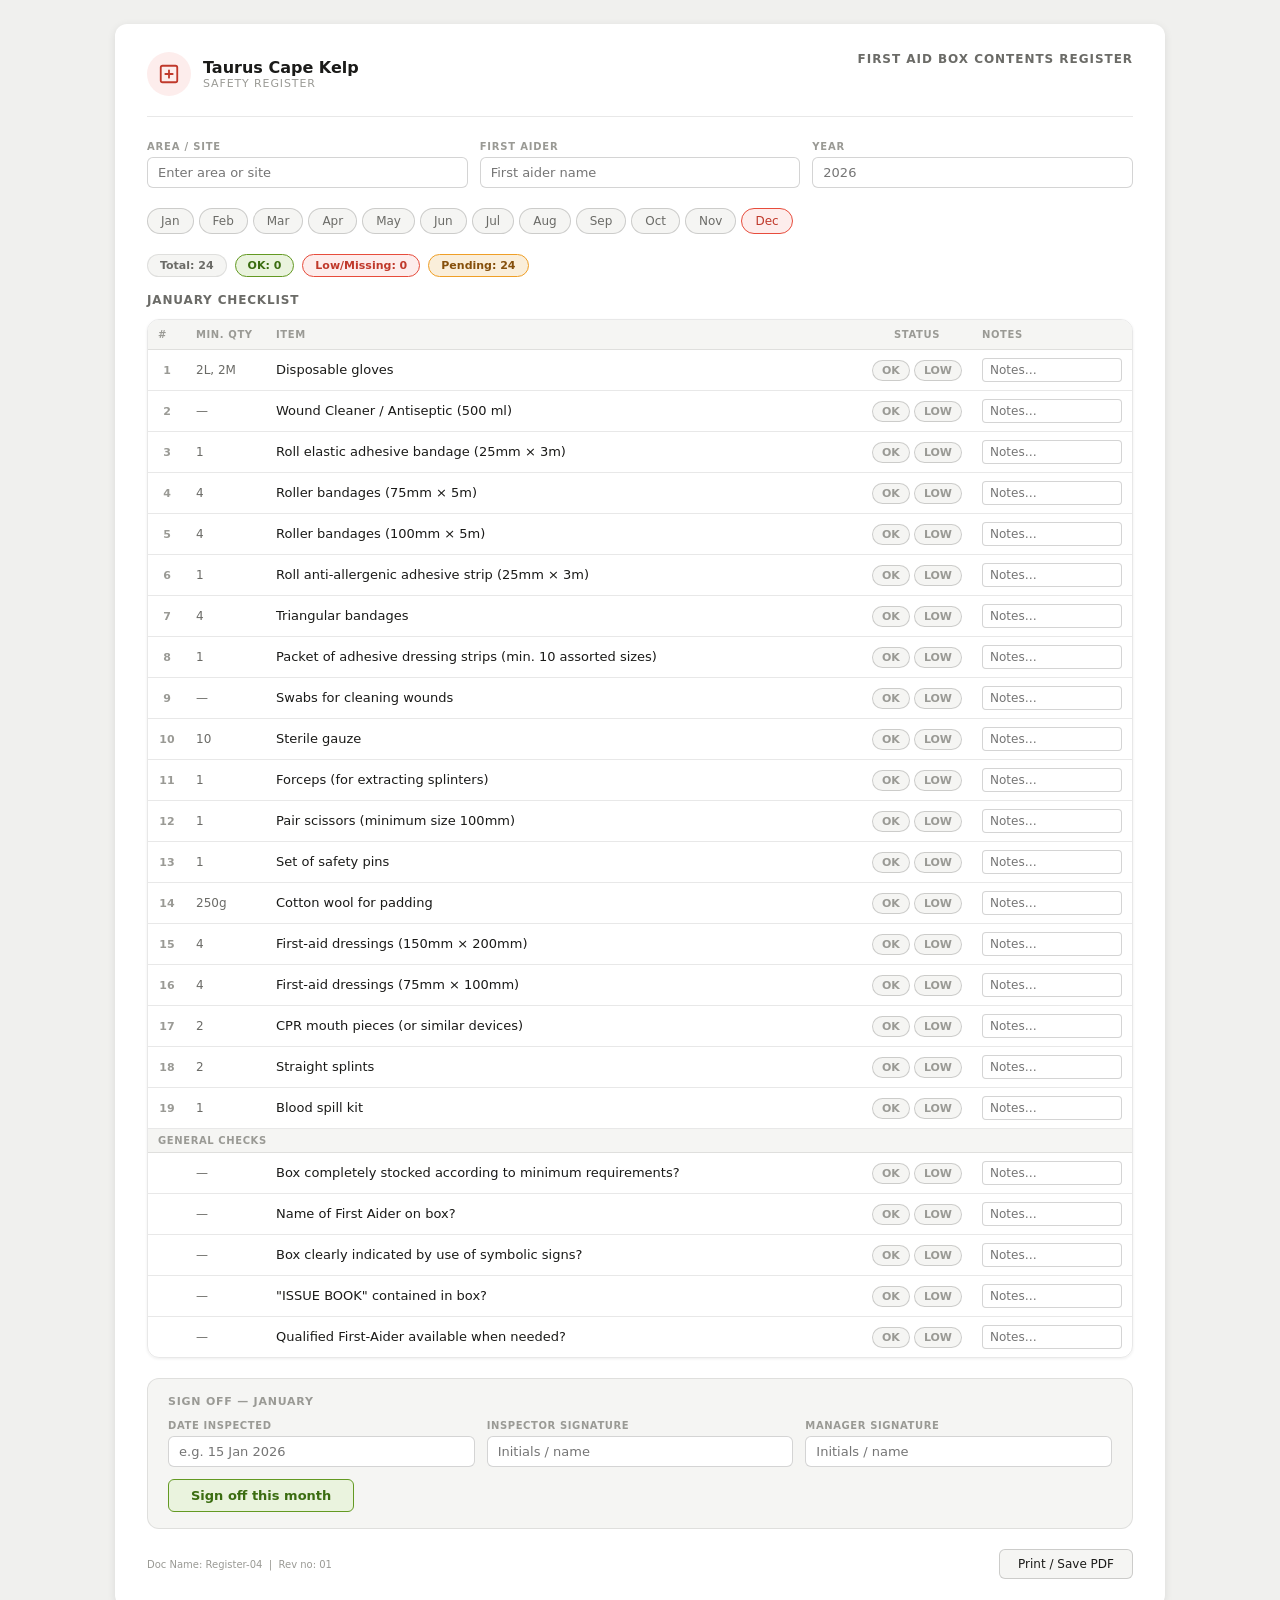
<file: firstaid_checklist.html>
<!DOCTYPE html>
<html lang="en">
<head>
  <link rel="icon" type="image/x-icon" href="/taurus-registers/favicon.ico">
  <link rel="manifest" href="/taurus-registers/manifest.json">
   <meta name="theme-color" content="#0f172a">
   <meta name="apple-mobile-web-app-capable" content="yes">
   <meta name="apple-mobile-web-app-title" content="Taurus Ops">
   <link rel="apple-touch-icon" href="/taurus-registers/icons/icon-192.png">
   <script>
     if ('serviceWorker' in navigator) {
       window.addEventListener('load', () => {
         navigator.serviceWorker.register('/taurus-registers/sw.js');
       });
     }
   </script>
  <meta charset="UTF-8">
  <meta name="viewport" content="width=device-width, initial-scale=1.0">
  <title>First Aid Box Contents Register — Taurus Cape Kelp</title>
    <link rel="stylesheet" href="firstaid_checklist.css">

</head>
<body>
<div class="container">

  <div class="header">
    <div class="brand">
      <div class="brand-icon">
        <svg viewBox="0 0 24 24" fill="none" stroke-width="2" stroke-linecap="round" stroke-linejoin="round">
          <rect x="3" y="3" width="18" height="18" rx="2"/>
          <line x1="12" y1="8" x2="12" y2="16"/><line x1="8" y1="12" x2="16" y2="12"/>
        </svg>
      </div>
      <div>
        <div class="brand-name">Taurus Cape Kelp</div>
        <div class="brand-sub">Safety Register</div>
      </div>
    </div>
    <div class="doc-title">First Aid Box Contents Register</div>
  </div>

  <div class="meta-row">
    <div class="meta-field"><span class="meta-label">Area / Site</span><input type="text" id="meta-area" placeholder="Enter area or site"></div>
    <div class="meta-field"><span class="meta-label">First Aider</span><input type="text" id="meta-aider" placeholder="First aider name"></div>
    <div class="meta-field"><span class="meta-label">Year</span><input type="text" id="meta-year" placeholder="2026"></div>
  </div>

  <div class="month-tabs-row" id="monthTabs"></div>
  <div class="summary-bar" id="summaryBar"></div>

  <div class="section-header">
    <span class="section-title" id="currentMonthLabel">January checklist</span>
  </div>

  <div class="table-wrap">
    <table>
      <colgroup><col class="col-num"><col class="col-qty"><col class="col-item"><col class="col-res"><col class="col-note"></colgroup>
      <thead>
        <tr>
          <th>#</th><th>Min. Qty</th><th>Item</th>
          <th class="th-c">Status</th><th>Notes</th>
        </tr>
      </thead>
      <tbody id="itemsBody"></tbody>
    </table>
  </div>

  <div class="signoff-box">
    <div class="signoff-title" id="signoffTitle">Sign off — January</div>
    <div id="signoffForm">
      <div class="signoff-grid">
        <div class="signoff-field"><span class="signoff-label">Date inspected</span><input type="text" id="so-date" placeholder="e.g. 15 Jan 2026"></div>
        <div class="signoff-field"><span class="signoff-label">Inspector signature</span><input type="text" id="so-inspector" placeholder="Initials / name"></div>
        <div class="signoff-field"><span class="signoff-label">Manager signature</span><input type="text" id="so-manager" placeholder="Initials / name"></div>
      </div>
      <button class="sign-btn" onclick="signOff()">Sign off this month</button>
    </div>
    <div id="signedDisplay" style="display:none;align-items:center;gap:12px;flex-wrap:wrap;"></div>
  </div>

  <div class="bottom-row">
    <div class="doc-ref">Doc Name: Register-04 &nbsp;|&nbsp; Rev no: 01</div>
    <button class="print-btn" onclick="window.print()">Print / Save PDF</button>
  </div>
</div>

  <script src="firstaid_checklist.js"></script>

</body>
</html>
</file>
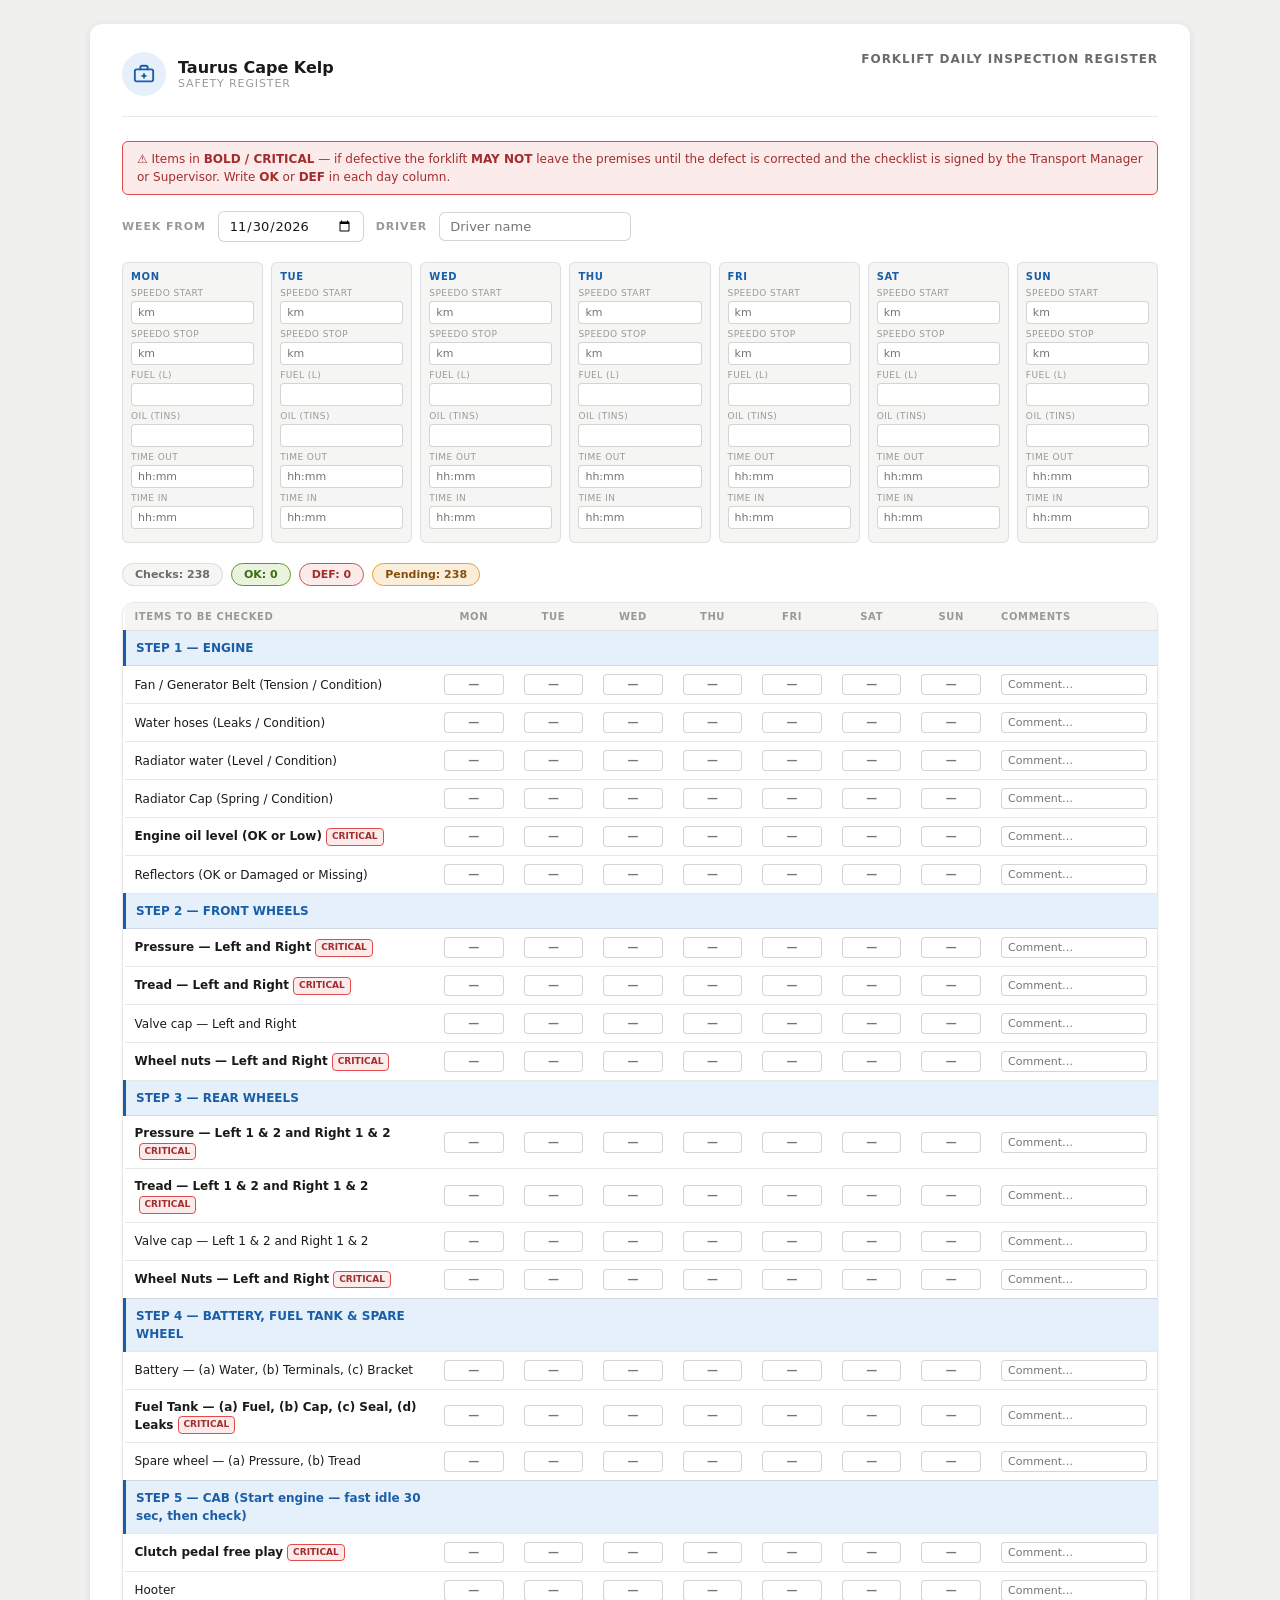
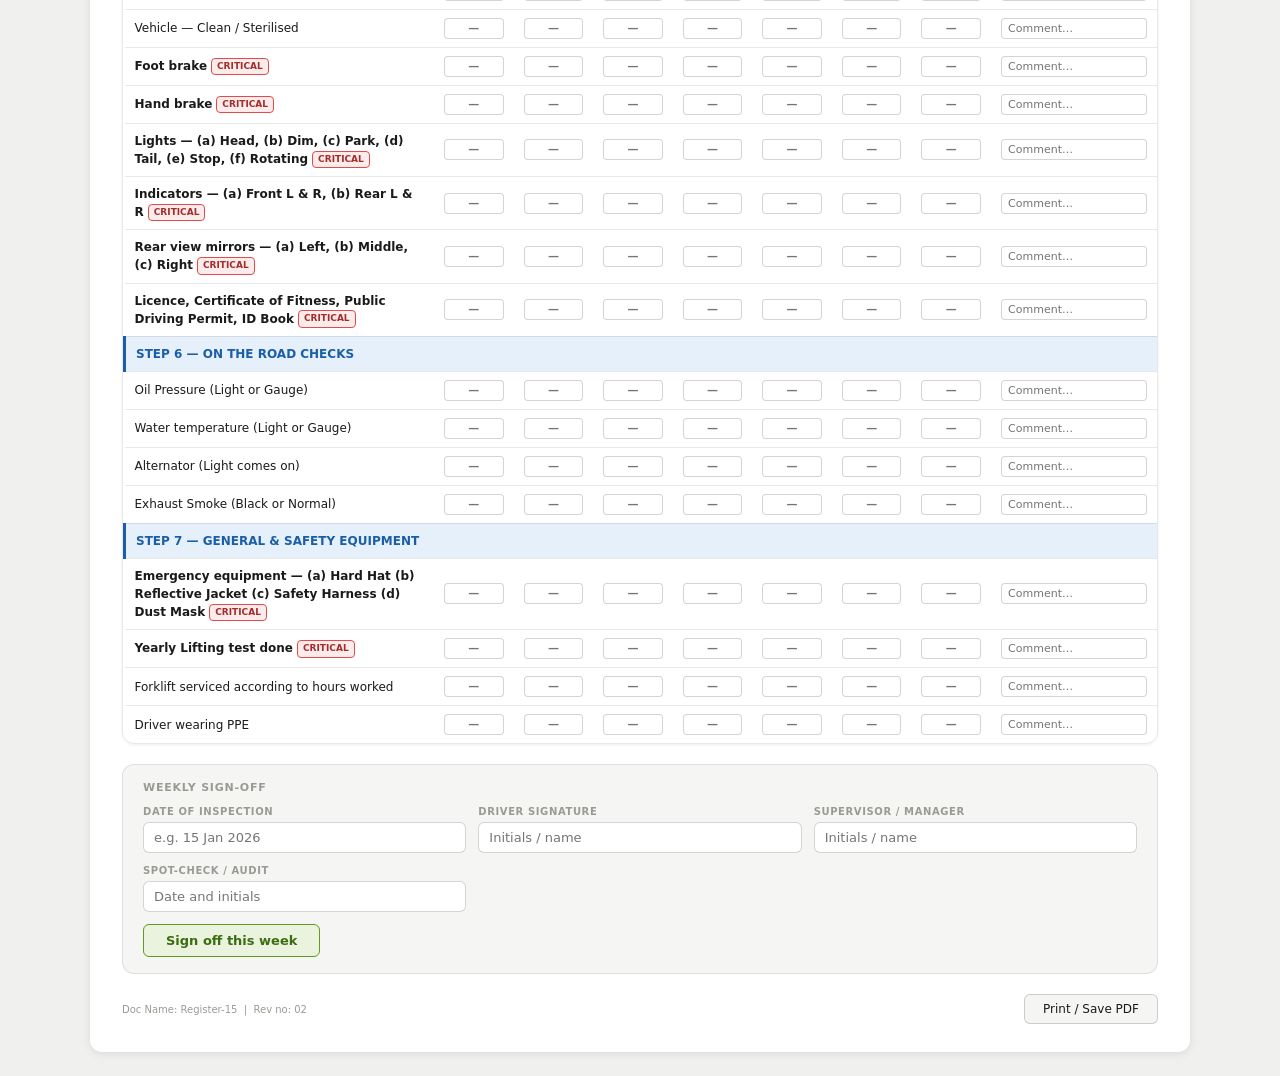
<file: forklift_checklist.html>
<!DOCTYPE html>
<html lang="en">
<head>
  <link rel="icon" type="image/x-icon" href="/taurus-registers/favicon.ico">
  <link rel="manifest" href="/taurus-registers/manifest.json">
   <meta name="theme-color" content="#0f172a">
   <meta name="apple-mobile-web-app-capable" content="yes">
   <meta name="apple-mobile-web-app-title" content="Taurus Ops">
   <link rel="apple-touch-icon" href="/taurus-registers/icons/icon-192.png">
   <script>
     if ('serviceWorker' in navigator) {
       window.addEventListener('load', () => {
         navigator.serviceWorker.register('/taurus-registers/sw.js');
       });
     }
   </script>
  <meta charset="UTF-8">
  <meta name="viewport" content="width=device-width, initial-scale=1.0">
  <title>Forklift Daily Inspection Register — Taurus Cape Kelp</title>
    <link rel="stylesheet" href="forklift_checklist.css">

</head>
<body>
<div class="container">

  <div class="header">
    <div class="brand">
      <div class="brand-icon">
        <svg viewBox="0 0 24 24" fill="none" stroke-width="2" stroke-linecap="round" stroke-linejoin="round">
          <rect x="2" y="7" width="20" height="13" rx="2"/>
          <path d="M16 7V5a2 2 0 00-2-2h-4a2 2 0 00-2 2v2"/>
          <line x1="12" y1="12" x2="12" y2="16"/><line x1="10" y1="14" x2="14" y2="14"/>
        </svg>
      </div>
      <div>
        <div class="brand-name">Taurus Cape Kelp</div>
        <div class="brand-sub">Safety Register</div>
      </div>
    </div>
    <div class="doc-title">Forklift Daily Inspection Register</div>
  </div>

  <div class="alert-banner">
    &#9888; Items in <strong>BOLD / CRITICAL</strong> — if defective the forklift <strong>MAY NOT</strong> leave the premises until the defect is corrected and the checklist is signed by the Transport Manager or Supervisor.
    Write <strong>OK</strong> or <strong>DEF</strong> in each day column.
  </div>

  <div class="week-nav">
    <label>Week from</label>
    <input type="date" id="weekFrom">
    <label>Driver</label>
    <input type="text" id="driverName" placeholder="Driver name">
  </div>

  <!-- Speedo / Fuel / Time log per day -->
  <div class="log-grid" id="logGrid"></div>

  <div class="summary-bar" id="summaryBar"></div>

  <div class="table-wrap">
    <table>
      <thead>
        <tr>
          <th style="width:280px;">Items to be Checked</th>
          <th class="th-day">Mon</th><th class="th-day">Tue</th><th class="th-day">Wed</th>
          <th class="th-day">Thu</th><th class="th-day">Fri</th><th class="th-day">Sat</th><th class="th-day">Sun</th>
          <th style="width:150px;">Comments</th>
        </tr>
      </thead>
      <tbody id="itemsBody"></tbody>
    </table>
  </div>

  <div class="signoff-box">
    <div class="signoff-title">Weekly Sign-off</div>
    <div id="signoffForm">
      <div class="signoff-grid">
        <div class="signoff-field"><span class="signoff-label">Date of inspection</span><input type="text" id="so-date" placeholder="e.g. 15 Jan 2026"></div>
        <div class="signoff-field"><span class="signoff-label">Driver signature</span><input type="text" id="so-driver" placeholder="Initials / name"></div>
        <div class="signoff-field"><span class="signoff-label">Supervisor / Manager</span><input type="text" id="so-manager" placeholder="Initials / name"></div>
      </div>
      <div class="signoff-grid" style="margin-bottom:0.75rem;">
        <div class="signoff-field"><span class="signoff-label">Spot-check / Audit</span><input type="text" id="so-spot" placeholder="Date and initials"></div>
      </div>
      <button class="sign-btn" onclick="signOff()">Sign off this week</button>
    </div>
    <div id="signedDisplay" style="display:none;align-items:center;gap:12px;flex-wrap:wrap;"></div>
  </div>

  <div class="bottom-row">
    <div class="doc-ref">Doc Name: Register-15 &nbsp;|&nbsp; Rev no: 02</div>
    <button class="print-btn" onclick="window.print()">Print / Save PDF</button>
  </div>
</div>

  <script src="forklift_checklist.js"></script>

</body>
</html>
</file>
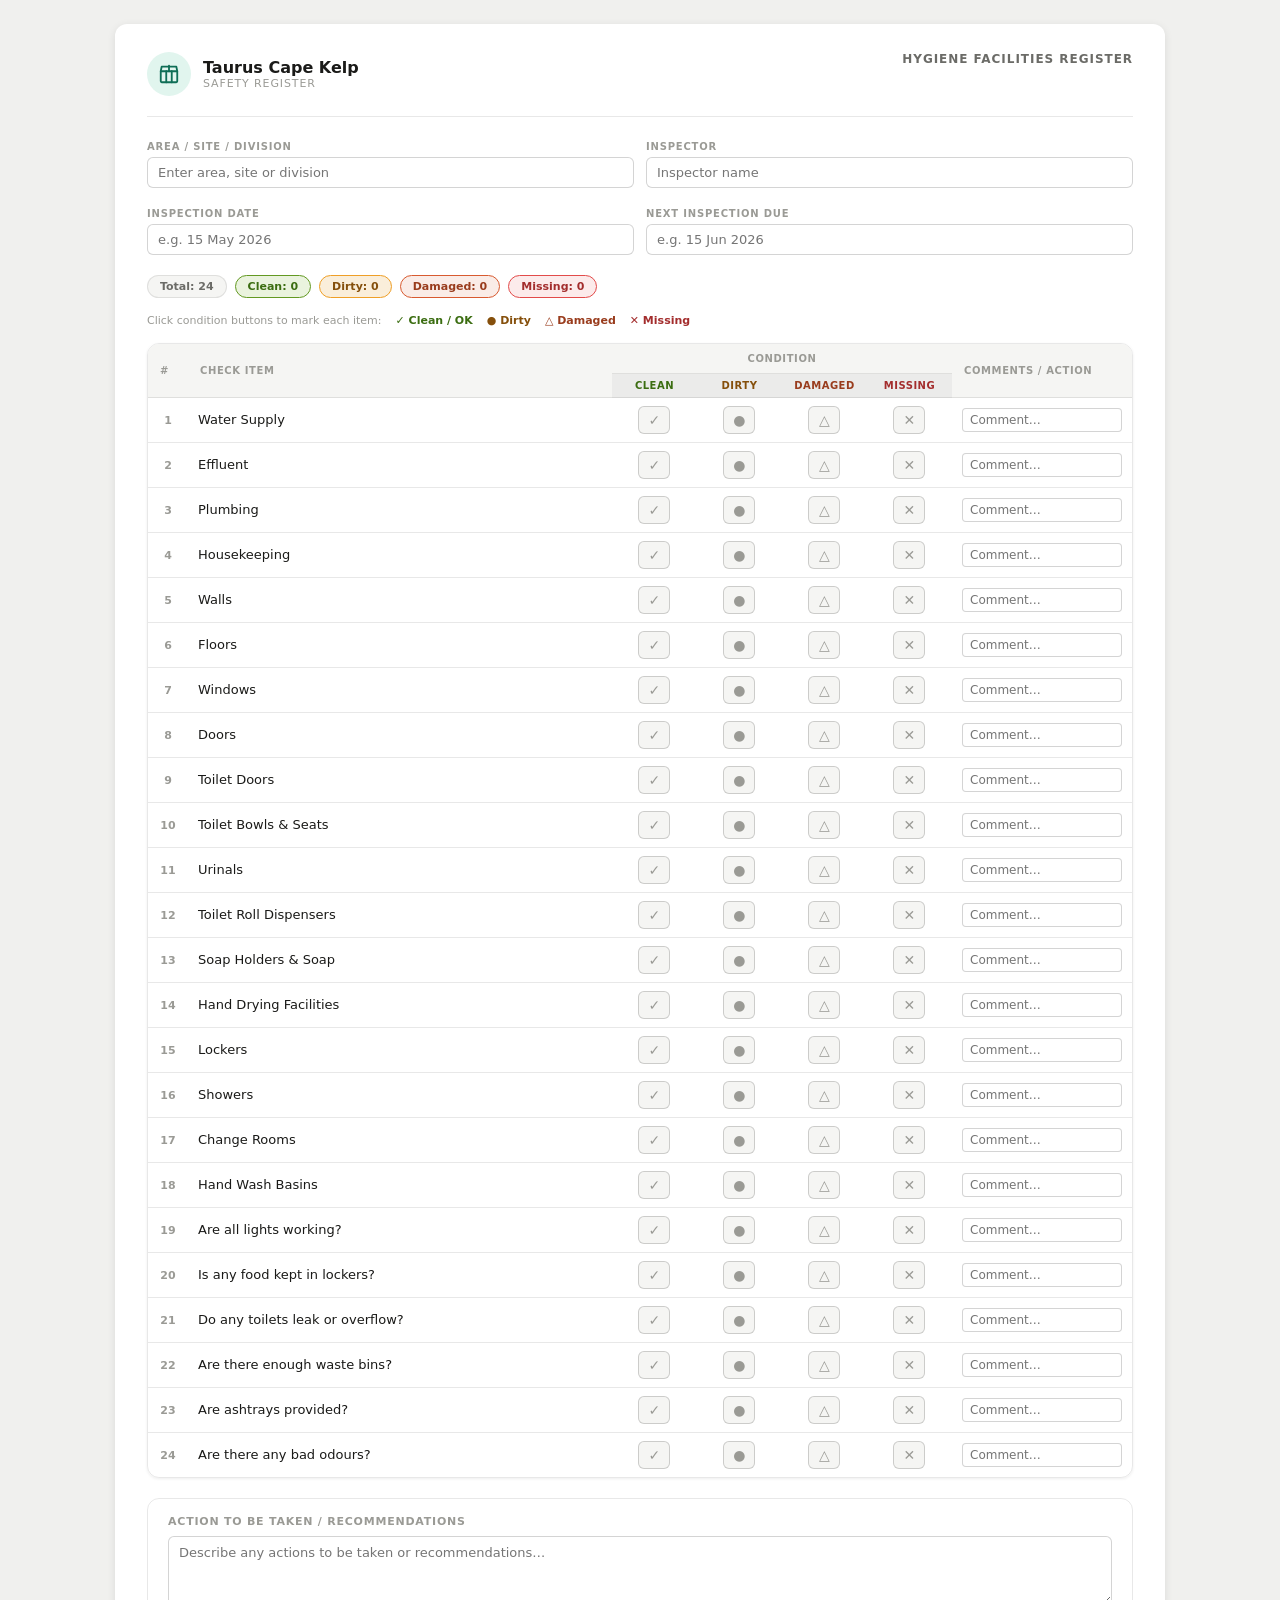
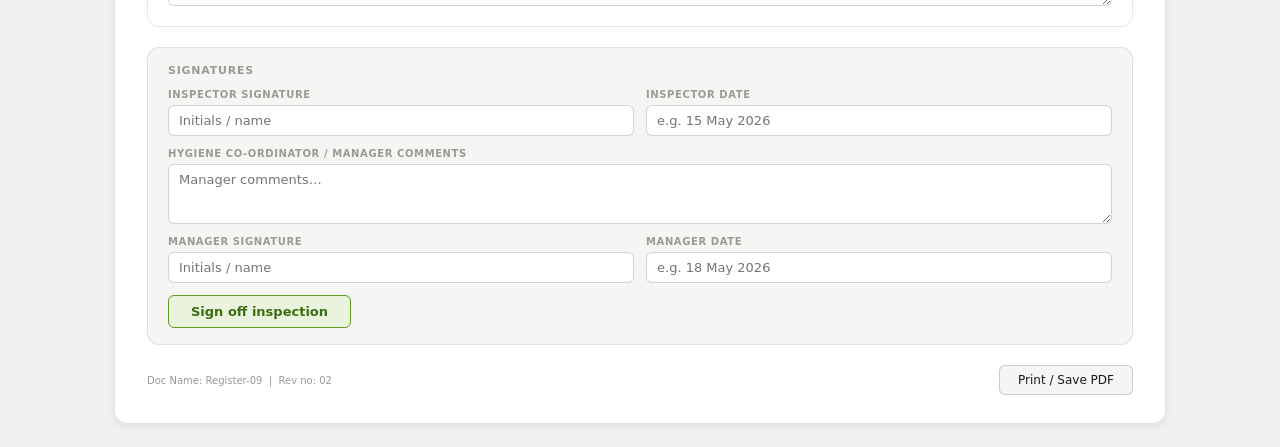
<file: hygiene_facilities_checklist.html>
<!DOCTYPE html>
<html lang="en">
<head>
  <link rel="icon" type="image/x-icon" href="/taurus-registers/favicon.ico">
  <link rel="manifest" href="/taurus-registers/manifest.json">
   <meta name="theme-color" content="#0f172a">
   <meta name="apple-mobile-web-app-capable" content="yes">
   <meta name="apple-mobile-web-app-title" content="Taurus Ops">
   <link rel="apple-touch-icon" href="/taurus-registers/icons/icon-192.png">
   <script>
     if ('serviceWorker' in navigator) {
       window.addEventListener('load', () => {
         navigator.serviceWorker.register('/taurus-registers/sw.js');
       });
     }
   </script>
  <meta charset="UTF-8">
  <meta name="viewport" content="width=device-width, initial-scale=1.0">
  <title>Hygiene Facilities Register — Taurus Cape Kelp</title>
    <link rel="stylesheet" href="hygiene_facilities_checklist.css">

</head>
<body>
<div class="container">

  <!-- Header -->
  <div class="header">
    <div class="brand">
      <div class="brand-icon">
        <svg viewBox="0 0 24 24" fill="none" stroke-width="2" stroke-linecap="round" stroke-linejoin="round">
          <path d="M3 9l1-5h16l1 5"/>
          <path d="M3 9h18v11a1 1 0 01-1 1H4a1 1 0 01-1-1z"/>
          <path d="M9 9v12"/>
          <path d="M15 9v12"/>
          <path d="M12 3v6"/>
        </svg>
      </div>
      <div>
        <div class="brand-name">Taurus Cape Kelp</div>
        <div class="brand-sub">Safety Register</div>
      </div>
    </div>
    <div class="doc-title">Hygiene Facilities Register</div>
  </div>

  <!-- Meta -->
  <div class="meta-row">
    <div class="meta-field"><span class="meta-label">Area / Site / Division</span><input type="text" id="meta-area" placeholder="Enter area, site or division"></div>
    <div class="meta-field"><span class="meta-label">Inspector</span><input type="text" id="meta-inspector" placeholder="Inspector name"></div>
  </div>

  <div class="date-row">
    <div class="meta-field"><span class="meta-label">Inspection Date</span><input type="text" id="meta-date" placeholder="e.g. 15 May 2026"></div>
    <div class="meta-field"><span class="meta-label">Next Inspection Due</span><input type="text" id="meta-next" placeholder="e.g. 15 Jun 2026"></div>
  </div>

  <!-- Summary -->
  <div class="summary-bar" id="summaryBar"></div>

  <!-- Legend hint -->
  <div style="display:flex;gap:14px;flex-wrap:wrap;margin-bottom:1rem;font-size:11px;color:var(--text-muted);">
    <span>Click condition buttons to mark each item:</span>
    <span style="color:var(--green);font-weight:600;">&#10003; Clean / OK</span>
    <span style="color:var(--amber);font-weight:600;">&#9679; Dirty</span>
    <span style="color:var(--coral);font-weight:600;">&#9651; Damaged</span>
    <span style="color:var(--red);font-weight:600;">&#10005; Missing</span>
  </div>

  <!-- Table -->
  <div class="table-wrap">
    <table>
      <colgroup>
        <col class="col-num">
        <col class="col-check">
        <col style="width:85px;">
        <col style="width:85px;">
        <col style="width:85px;">
        <col style="width:85px;">
        <col class="col-comment">
      </colgroup>
      <thead>
        <tr>
          <th rowspan="2">#</th>
          <th rowspan="2">Check Item</th>
          <th colspan="4" style="text-align:center; border-bottom:0.5px solid var(--border-light);">Condition</th>
          <th rowspan="2">Comments / Action</th>
        </tr>
        <tr class="sub-header-row">
          <th class="th-clean">Clean</th>
          <th class="th-dirty">Dirty</th>
          <th class="th-damaged">Damaged</th>
          <th class="th-missing">Missing</th>
        </tr>
      </thead>
      <tbody id="itemsBody"></tbody>
    </table>
  </div>

  <!-- Action & recommendations -->
  <div class="action-box">
    <div class="action-title">Action to be taken / Recommendations</div>
    <textarea id="actionText" placeholder="Describe any actions to be taken or recommendations…"></textarea>
  </div>

  <!-- Sign off -->
  <div class="signoff-box">
    <div class="signoff-title">Signatures</div>
    <div id="signoffForm">
      <div class="signoff-grid">
        <div class="signoff-field">
          <span class="signoff-label">Inspector signature</span>
          <input type="text" id="so-inspector" placeholder="Initials / name">
        </div>
        <div class="signoff-field">
          <span class="signoff-label">Inspector date</span>
          <input type="text" id="so-insp-date" placeholder="e.g. 15 May 2026">
        </div>
        <div class="signoff-field" style="grid-column:1/-1;">
          <span class="signoff-label">Hygiene Co-ordinator / Manager comments</span>
          <textarea id="so-mgr-comments" placeholder="Manager comments…"></textarea>
        </div>
        <div class="signoff-field">
          <span class="signoff-label">Manager signature</span>
          <input type="text" id="so-manager" placeholder="Initials / name">
        </div>
        <div class="signoff-field">
          <span class="signoff-label">Manager date</span>
          <input type="text" id="so-mgr-date" placeholder="e.g. 18 May 2026">
        </div>
      </div>
      <button class="sign-btn" onclick="signOff()">Sign off inspection</button>
    </div>
    <div id="signedDisplay" style="display:none; align-items:center; gap:12px; flex-wrap:wrap;"></div>
  </div>

  <div class="bottom-row">
    <div class="doc-ref">Doc Name: Register-09 &nbsp;|&nbsp; Rev no: 02</div>
    <button class="print-btn" onclick="window.print()">Print / Save PDF</button>
  </div>

</div>

  <script src="hygiene_facilities_checklist.js"></script>

</body>
</html>
</file>
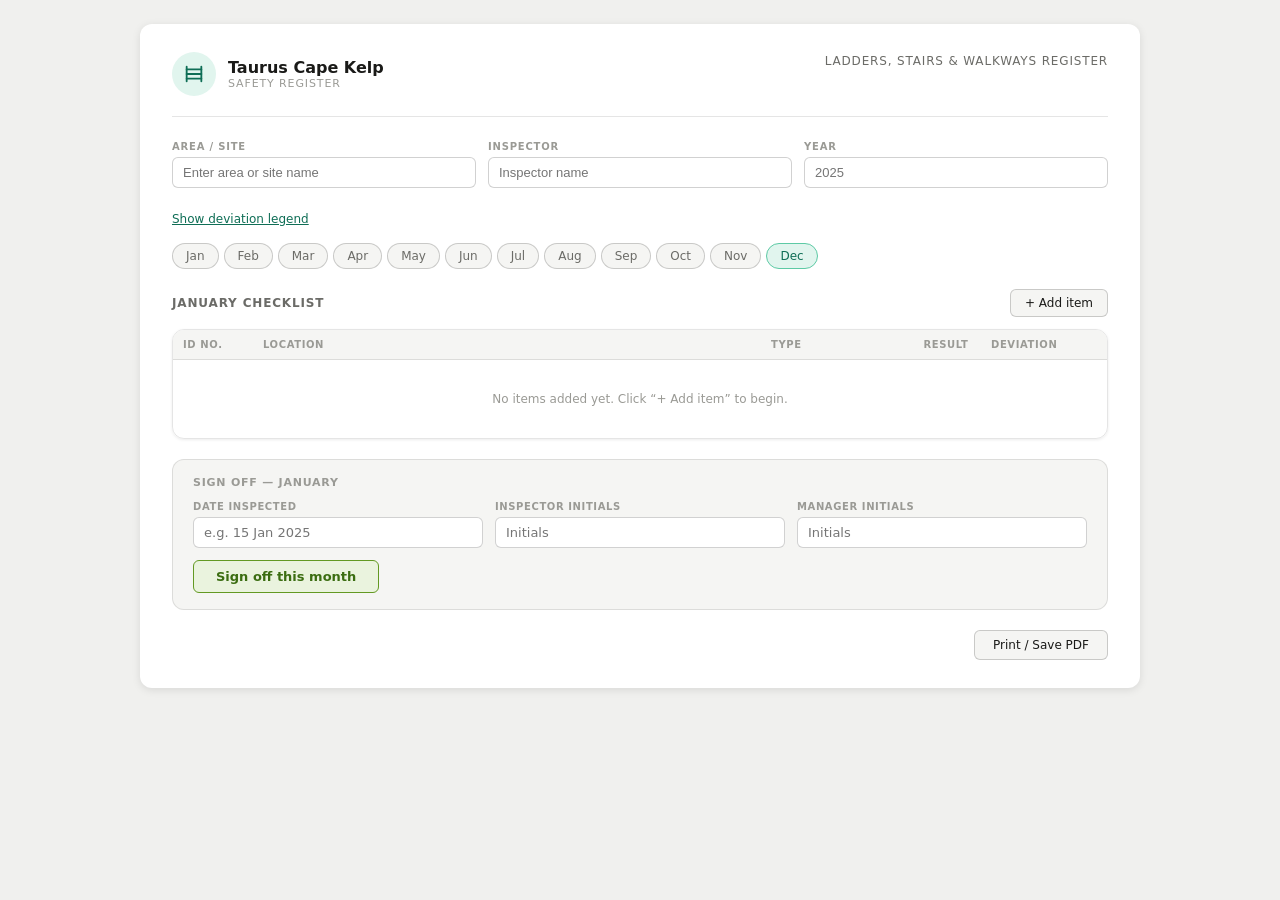
<file: ladders_checklist.html>
<!DOCTYPE html>
<html lang="en">
<head>
  <link rel="icon" type="image/x-icon" href="/taurus-registers/favicon.ico">
  <link rel="manifest" href="/taurus-registers/manifest.json">
   <meta name="theme-color" content="#0f172a">
   <meta name="apple-mobile-web-app-capable" content="yes">
   <meta name="apple-mobile-web-app-title" content="Taurus Ops">
   <link rel="apple-touch-icon" href="/taurus-registers/icons/icon-192.png">
   <script>
     if ('serviceWorker' in navigator) {
       window.addEventListener('load', () => {
         navigator.serviceWorker.register('/taurus-registers/sw.js');
       });
     }
   </script>
  <meta charset="UTF-8">
  <meta name="viewport" content="width=device-width, initial-scale=1.0">
  <title>Ladders, Stairs &amp; Walkways Register — Taurus Cape Kelp</title>
    <link rel="stylesheet" href="ladders_checklist.css">

</head>
<body>

<div class="container">

  <!-- Header -->
  <div class="header">
    <div class="brand">
      <div class="brand-icon">
        <svg viewBox="0 0 24 24" fill="none" stroke-width="2" stroke-linecap="round" stroke-linejoin="round">
          <line x1="4" y1="20" x2="4" y2="4"/>
          <line x1="20" y1="20" x2="20" y2="4"/>
          <line x1="4" y1="7"  x2="20" y2="7"/>
          <line x1="4" y1="12" x2="20" y2="12"/>
          <line x1="4" y1="17" x2="20" y2="17"/>
        </svg>
      </div>
      <div>
        <div class="brand-name">Taurus Cape Kelp</div>
        <div class="brand-sub">Safety Register</div>
      </div>
    </div>
    <div class="doc-title">Ladders, Stairs &amp; Walkways Register</div>
  </div>

  <!-- Meta -->
  <div class="meta-row">
    <div class="meta-field">
      <span class="meta-label">Area / Site</span>
      <input type="text" id="meta-area" placeholder="Enter area or site name">
    </div>
    <div class="meta-field">
      <span class="meta-label">Inspector</span>
      <input type="text" id="meta-inspector" placeholder="Inspector name">
    </div>
    <div class="meta-field">
      <span class="meta-label">Year</span>
      <input type="text" id="meta-year" placeholder="2025">
    </div>
  </div>

  <!-- Legend -->
  <div class="legend-toggle-row">
    <button class="legend-toggle-btn" onclick="toggleLegend()">Show deviation legend</button>
    <div class="legend-box" id="legendBox">
      <div class="legend-note">
        <strong>How to fill in:</strong> Write <strong>OK</strong> if no issues found, or write the deviation number (e.g. <strong>1.3</strong>) if a fault is found.
        Tag defective equipment as <strong>"Defective"</strong> and report to the person responsible for equipment repair.
        Do not tick — write the deviation number or OK.
      </div>
      <div class="legend-grid">
        <div class="legend-section">
          <h4>Fixed Ladder &amp; Walkways</h4>
          <ul>
            <li>5.1 Ladder cage damage</li>
            <li>5.2 Cage not fitted from 2.5m above ground</li>
            <li>5.3 Structure not 150mm from wall</li>
            <li>5.4 Rings not uniform</li>
            <li>5.5 No retaining or latch on top</li>
            <li>5.6 Corrosion on walkways</li>
            <li>5.7 Walk area damaged</li>
            <li>5.8 Walk area slippery</li>
          </ul>
        </div>
        <div class="legend-section">
          <h4>Straight Ladder</h4>
          <ul>
            <li>1.1 Loose rungs (move by hand)</li>
            <li>1.2 Loose nails, screws, bolts, etc.</li>
            <li>1.3 Loose mounting brackets etc.</li>
            <li>1.4 Cracked, broken, split stays</li>
            <li>1.5 Splinters on stays or rungs</li>
            <li>1.6 Cracks in metal stays</li>
            <li>1.7 Bent metal stays or rungs</li>
            <li>1.8 Damaged/worn non-slip devices</li>
            <li>1.9 Wobbly</li>
            <li>1.10 Rungs incorrectly fixed</li>
            <li>1.11 Not numbered</li>
            <li>1.12 Painting of wooden ladders</li>
            <li>1.13 Incorrectly stored</li>
          </ul>
        </div>
        <div class="legend-section">
          <h4>Step Ladder</h4>
          <ul>
            <li>2.1 Wobbly</li>
            <li>2.2 Loose/bent hinge spreaders</li>
            <li>2.3 Loose mounting brackets</li>
            <li>2.4 Cracked, broken or split stays</li>
          </ul>
        </div>
        <div class="legend-section">
          <h4>Extension Ladder</h4>
          <ul>
            <li>3.1 Defective extension locks</li>
            <li>3.2 Defective rope pulley</li>
            <li>3.3 Deterioration of rope</li>
            <li>3.4 Corrosion</li>
            <li>3.5 Friction pad or swivel joint broken</li>
            <li>3.6 No top support/hooks fitted</li>
            <li>3.7 Broken automatic safety lock</li>
          </ul>
        </div>
        <div class="legend-section">
          <h4>Trestle Ladder</h4>
          <ul>
            <li>4.1 Wobbly</li>
            <li>4.2 Defective hinges</li>
            <li>4.3 Defective hinge spreaders</li>
            <li>4.4 Defective stop on spreaders</li>
            <li>4.5 Defective centre guide for extension</li>
            <li>4.6 Defective extension locks</li>
          </ul>
        </div>
        <div class="legend-section">
          <h4>Stairway / Walkway</h4>
          <ul>
            <li>5.1 – 5.8 (see Fixed Ladder &amp; Walkways codes)</li>
          </ul>
        </div>
      </div>
    </div>
  </div>

  <!-- Month tabs -->
  <div class="month-tabs-row" id="monthTabs"></div>

  <!-- Section header -->
  <div class="section-header">
    <span class="section-title" id="currentMonthLabel">January checklist</span>
    <button class="add-btn" onclick="addRow()">+ Add item</button>
  </div>

  <!-- Table -->
  <div class="table-wrap">
    <table>
      <colgroup>
        <col class="col-id">
        <col class="col-loc">
        <col class="col-type">
        <col class="col-res">
        <col class="col-dev">
        <col class="col-del">
      </colgroup>
      <thead>
        <tr>
          <th>ID No.</th>
          <th>Location</th>
          <th>Type</th>
          <th style="text-align:center;">Result</th>
          <th>Deviation</th>
          <th></th>
        </tr>
      </thead>
      <tbody id="itemsBody"></tbody>
    </table>
  </div>

  <!-- Sign off -->
  <div class="signoff-box">
    <div class="signoff-title" id="signoffTitle">Sign off — January</div>
    <div id="signoffForm">
      <div class="signoff-grid">
        <div class="signoff-field">
          <span class="signoff-label">Date inspected</span>
          <input type="text" id="so-date" placeholder="e.g. 15 Jan 2025">
        </div>
        <div class="signoff-field">
          <span class="signoff-label">Inspector initials</span>
          <input type="text" id="so-inspector" placeholder="Initials">
        </div>
        <div class="signoff-field">
          <span class="signoff-label">Manager initials</span>
          <input type="text" id="so-manager" placeholder="Initials">
        </div>
      </div>
      <button class="sign-btn" onclick="signOff()">Sign off this month</button>
    </div>
    <div id="signedDisplay" style="display:none; align-items:center; gap:12px; flex-wrap:wrap;"></div>
  </div>

  <!-- Print -->
  <div class="print-row">
    <button class="print-btn" onclick="window.print()">Print / Save PDF</button>
  </div>

</div>

  <script src="ladders_checklist.js"></script>


</body>
</html>
</file>
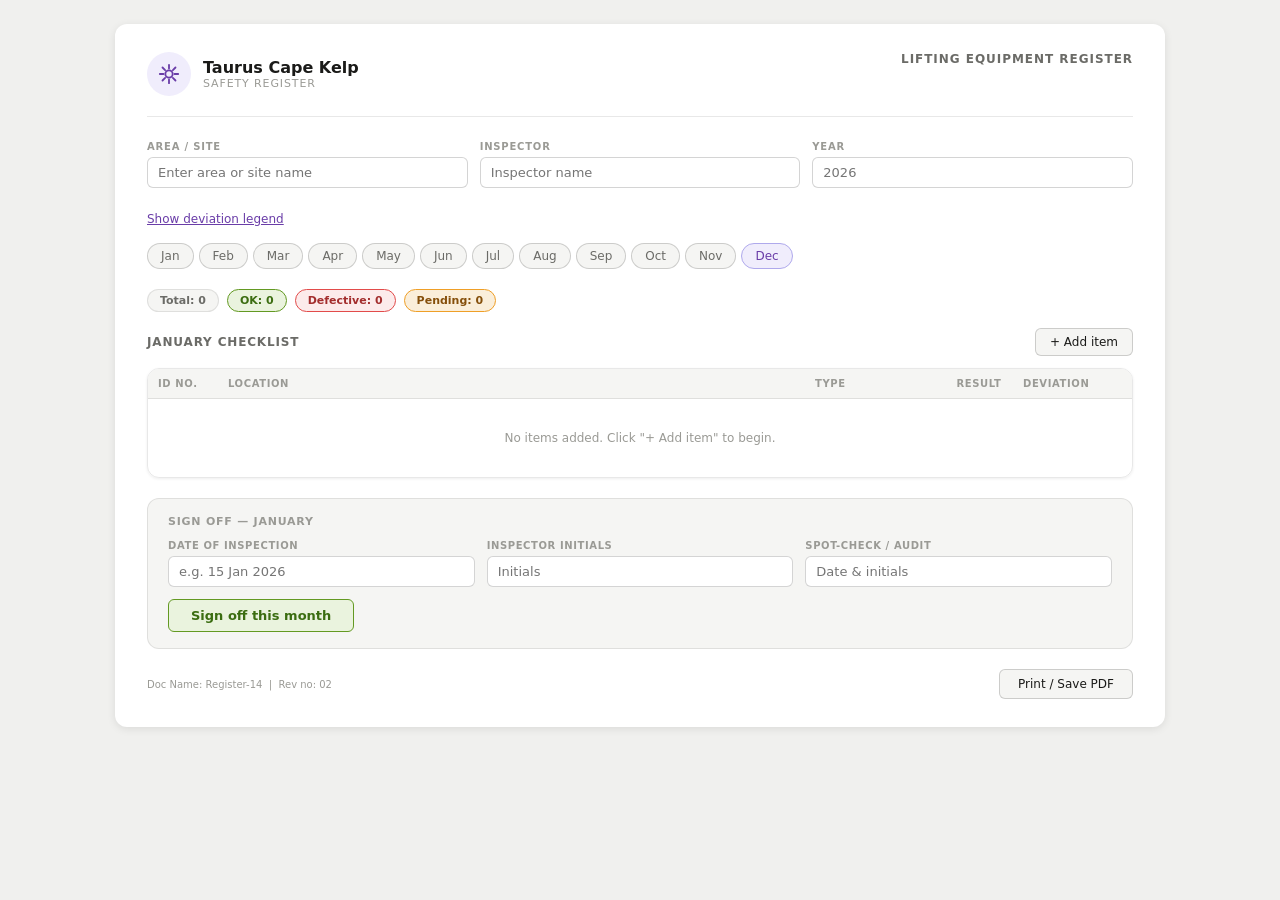
<file: lifting_equipment_checklist.html>
<!DOCTYPE html>
<html lang="en">
<head>
  <link rel="icon" type="image/x-icon" href="/taurus-registers/favicon.ico">
  <link rel="manifest" href="/taurus-registers/manifest.json">
   <meta name="theme-color" content="#0f172a">
   <meta name="apple-mobile-web-app-capable" content="yes">
   <meta name="apple-mobile-web-app-title" content="Taurus Ops">
   <link rel="apple-touch-icon" href="/taurus-registers/icons/icon-192.png">
   <script>
     if ('serviceWorker' in navigator) {
       window.addEventListener('load', () => {
         navigator.serviceWorker.register('/taurus-registers/sw.js');
       });
     }
   </script>
  <meta charset="UTF-8">
  <meta name="viewport" content="width=device-width, initial-scale=1.0">
  <title>Lifting Equipment Register — Taurus Cape Kelp</title>
    <link rel="stylesheet" href="lifting_equipment_checklist.css">

</head>
<body>
<div class="container">

  <div class="header">
    <div class="brand">
      <div class="brand-icon">
        <svg viewBox="0 0 24 24" fill="none" stroke-width="2" stroke-linecap="round" stroke-linejoin="round">
          <path d="M12 2v4M12 18v4M4.93 4.93l2.83 2.83M16.24 16.24l2.83 2.83M2 12h4M18 12h4M4.93 19.07l2.83-2.83M16.24 7.76l2.83-2.83"/>
          <circle cx="12" cy="12" r="4"/>
        </svg>
      </div>
      <div>
        <div class="brand-name">Taurus Cape Kelp</div>
        <div class="brand-sub">Safety Register</div>
      </div>
    </div>
    <div class="doc-title">Lifting Equipment Register</div>
  </div>

  <div class="meta-row">
    <div class="meta-field"><span class="meta-label">Area / Site</span><input type="text" id="meta-area" placeholder="Enter area or site name"></div>
    <div class="meta-field"><span class="meta-label">Inspector</span><input type="text" id="meta-inspector" placeholder="Inspector name"></div>
    <div class="meta-field"><span class="meta-label">Year</span><input type="text" id="meta-year" placeholder="2026"></div>
  </div>

  <div class="legend-toggle-row">
    <button class="legend-toggle-btn" onclick="toggleLegend()">Show deviation legend</button>
    <div class="legend-box" id="legendBox">
      <div class="legend-note">
        <strong>How to fill in:</strong> Write <strong>OK</strong> if no issues found, or write the deviation number (e.g. <strong>1.3</strong>) if a fault is found.
        Do not tick. Tag defective equipment as <strong>"Defective"</strong> and report to the person responsible. If beyond repair — destroy and discard; replace immediately.
      </div>
      <div class="legend-grid">
        <div class="legend-section">
          <h4>Chain Links</h4>
          <ul>
            <li>1.1 Twisted, Stretched, Bent</li>
            <li>1.2 Nicked, Gouged, Cracked</li>
            <li>1.3 Inter link and side barrel wear</li>
            <li>1.4 Distorted / Damaged master links</li>
            <li>1.5 Distorted / Damaged coupling links</li>
            <li>1.6 Distorted / Damaged attachments</li>
          </ul>
        </div>
        <div class="legend-section">
          <h4>Hooks</h4>
          <ul>
            <li>2.1 Spread in throat opening</li>
            <li>2.2 Cracked, Nicked, Chafed</li>
            <li>2.3 Wear on eye</li>
            <li>2.4 Wear on clevis</li>
            <li>2.5 Wear on saddle</li>
            <li>2.6 Wear on load pin</li>
            <li>2.7 Side bending</li>
            <li>2.8 Max. mass load (SWL) Marked</li>
          </ul>
        </div>
        <div class="legend-section">
          <h4>Fibre Ropes</h4>
          <ul>
            <li>3.1 Wear / Abrasions</li>
            <li>3.2 Mechanical damage</li>
            <li>3.3 Broken, Cut or Powdered Fibres</li>
            <li>3.4 Displayed yarns or strands</li>
            <li>3.5 Flattening of strands</li>
            <li>3.6 Discoloration of Rope</li>
            <li>3.7 Condition of inner strands</li>
            <li>3.8 Exposure to Corrosives</li>
            <li>3.9 Exposure to heat</li>
          </ul>
        </div>
        <div class="legend-section">
          <h4>Shackles</h4>
          <ul>
            <li>4.1 General Condition</li>
            <li>4.2 Wear on pin or threads</li>
            <li>4.3 Max. mass load (SWL) Marked</li>
          </ul>
        </div>
        <div class="legend-section">
          <h4>Steel Wire Ropes</h4>
          <ul>
            <li>5.1 Wear / Corrosion</li>
            <li>5.2 Kinks / Deforming</li>
            <li>5.3 Fatigue: Square breaks</li>
            <li>5.4 Drying out of lubrication</li>
            <li>5.5 Condition of core</li>
            <li>5.6 Mechanical damage</li>
            <li>5.7 Fittings — Splices, Rope clamps, Securing of fittings</li>
          </ul>
        </div>
        <div class="legend-section">
          <h4>Equipment Types</h4>
          <ul>
            <li><strong>CL</strong> — Chain Links</li>
            <li><strong>HK</strong> — Hooks</li>
            <li><strong>FR</strong> — Fibre Ropes</li>
            <li><strong>SH</strong> — Shackles</li>
            <li><strong>SWR</strong> — Steel Wire Ropes</li>
            <li><strong>OTH</strong> — Other</li>
          </ul>
        </div>
      </div>
    </div>
  </div>

  <div class="month-tabs-row" id="monthTabs"></div>
  <div class="summary-bar" id="summaryBar"></div>

  <div class="section-header">
    <span class="section-title" id="currentMonthLabel">January checklist</span>
    <button class="add-btn" onclick="addRow()">+ Add item</button>
  </div>

  <div class="table-wrap">
    <table>
      <colgroup>
        <col class="col-id"><col class="col-loc"><col class="col-type">
        <col class="col-res"><col class="col-dev"><col class="col-del">
      </colgroup>
      <thead>
        <tr>
          <th>ID No.</th>
          <th>Location</th>
          <th>Type</th>
          <th class="th-c">Result</th>
          <th>Deviation</th>
          <th></th>
        </tr>
      </thead>
      <tbody id="itemsBody"></tbody>
    </table>
  </div>

  <div class="signoff-box">
    <div class="signoff-title" id="signoffTitle">Sign off — January</div>
    <div id="signoffForm">
      <div class="signoff-grid">
        <div class="signoff-field"><span class="signoff-label">Date of inspection</span><input type="text" id="so-date" placeholder="e.g. 15 Jan 2026"></div>
        <div class="signoff-field"><span class="signoff-label">Inspector initials</span><input type="text" id="so-inspector" placeholder="Initials"></div>
        <div class="signoff-field"><span class="signoff-label">Spot-check / Audit</span><input type="text" id="so-audit" placeholder="Date &amp; initials"></div>
      </div>
      <button class="sign-btn" onclick="signOff()">Sign off this month</button>
    </div>
    <div id="signedDisplay" style="display:none;align-items:center;gap:12px;flex-wrap:wrap;"></div>
  </div>

  <div class="bottom-row">
    <div class="doc-ref">Doc Name: Register-14 &nbsp;|&nbsp; Rev no: 02</div>
    <button class="print-btn" onclick="window.print()">Print / Save PDF</button>
  </div>
</div>

  <script src="lifting_equipment_checklist.js"></script>

</body>
</html>
</file>
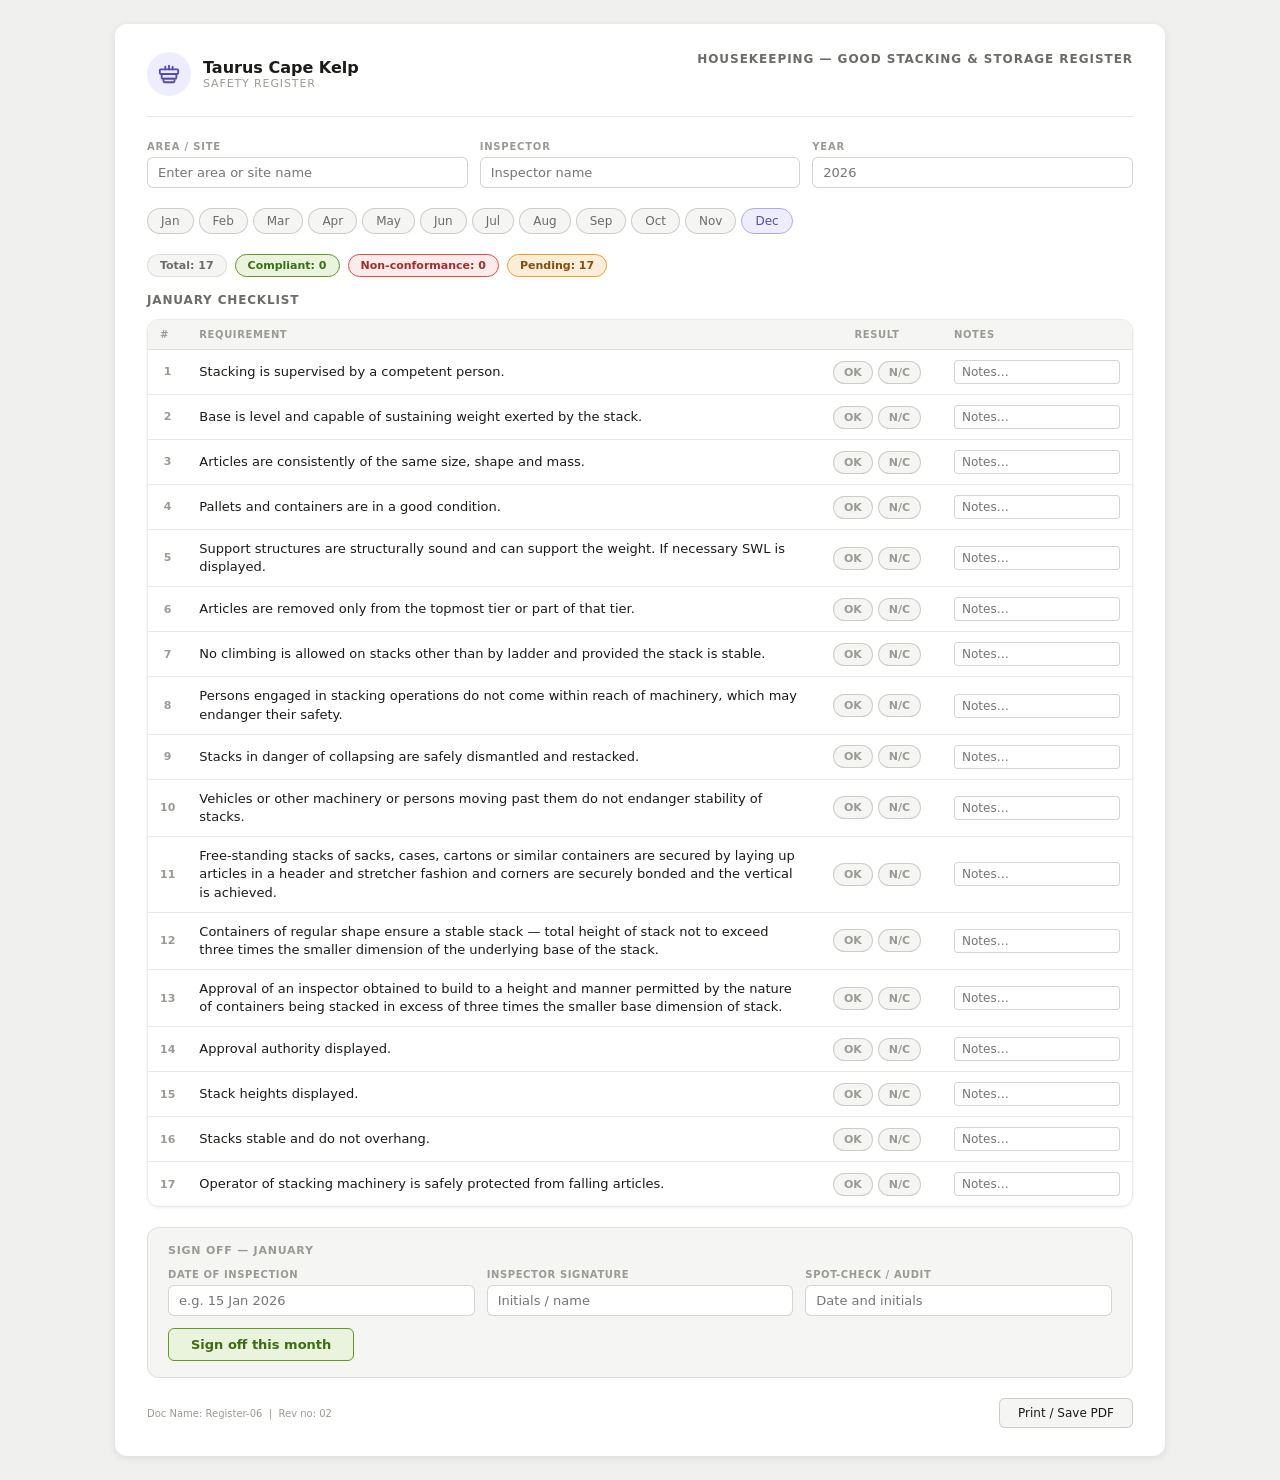
<file: stacking_storage_checklist.html>
<!DOCTYPE html>
<html lang="en">
<head>
  <link rel="icon" type="image/x-icon" href="/taurus-registers/favicon.ico">
  <link rel="manifest" href="/taurus-registers/manifest.json">
   <meta name="theme-color" content="#0f172a">
   <meta name="apple-mobile-web-app-capable" content="yes">
   <meta name="apple-mobile-web-app-title" content="Taurus Ops">
   <link rel="apple-touch-icon" href="/taurus-registers/icons/icon-192.png">
   <script>
     if ('serviceWorker' in navigator) {
       window.addEventListener('load', () => {
         navigator.serviceWorker.register('/taurus-registers/sw.js');
       });
     }
   </script>
  <meta charset="UTF-8">
  <meta name="viewport" content="width=device-width, initial-scale=1.0">
  <title>Housekeeping – Stacking &amp; Storage Register — Taurus Cape Kelp</title>
    <link rel="stylesheet" href="stacking_storage_checklist.css">

</head>
<body>
<div class="container">

  <!-- Header -->
  <div class="header">
    <div class="brand">
      <div class="brand-icon">
        <svg viewBox="0 0 24 24" fill="none" stroke-width="2" stroke-linecap="round" stroke-linejoin="round">
          <rect x="2" y="7" width="20" height="5" rx="1"/>
          <rect x="4" y="12" width="16" height="5" rx="1"/>
          <rect x="6" y="17" width="12" height="4" rx="1"/>
          <line x1="12" y1="3" x2="12" y2="7"/>
          <line x1="8" y1="4" x2="8" y2="7"/>
          <line x1="16" y1="4" x2="16" y2="7"/>
        </svg>
      </div>
      <div>
        <div class="brand-name">Taurus Cape Kelp</div>
        <div class="brand-sub">Safety Register</div>
      </div>
    </div>
    <div class="doc-title">Housekeeping — Good Stacking &amp; Storage Register</div>
  </div>

  <!-- Meta -->
  <div class="meta-row">
    <div class="meta-field"><span class="meta-label">Area / Site</span><input type="text" id="meta-area" placeholder="Enter area or site name"></div>
    <div class="meta-field"><span class="meta-label">Inspector</span><input type="text" id="meta-inspector" placeholder="Inspector name"></div>
    <div class="meta-field"><span class="meta-label">Year</span><input type="text" id="meta-year" placeholder="2026"></div>
  </div>

  <!-- Month tabs -->
  <div class="month-tabs-row" id="monthTabs"></div>

  <!-- Summary -->
  <div class="summary-bar" id="summaryBar"></div>

  <!-- Section header -->
  <div class="section-header">
    <span class="section-title" id="currentMonthLabel">January checklist</span>
  </div>

  <!-- Table -->
  <div class="table-wrap">
    <table>
      <thead>
        <tr>
          <th style="width:36px;">#</th>
          <th>Requirement</th>
          <th class="th-center" style="width:130px;">Result</th>
          <th style="width:190px;">Notes</th>
        </tr>
      </thead>
      <tbody id="itemsBody"></tbody>
    </table>
  </div>

  <!-- Sign off -->
  <div class="signoff-box">
    <div class="signoff-title" id="signoffTitle">Sign off — January</div>
    <div id="signoffForm">
      <div class="signoff-grid">
        <div class="signoff-field"><span class="signoff-label">Date of inspection</span><input type="text" id="so-date" placeholder="e.g. 15 Jan 2026"></div>
        <div class="signoff-field"><span class="signoff-label">Inspector signature</span><input type="text" id="so-inspector" placeholder="Initials / name"></div>
        <div class="signoff-field"><span class="signoff-label">Spot-check / Audit</span><input type="text" id="so-audit" placeholder="Date and initials"></div>
      </div>
      <button class="sign-btn" onclick="signOff()">Sign off this month</button>
    </div>
    <div id="signedDisplay" style="display:none; align-items:center; gap:12px; flex-wrap:wrap;"></div>
  </div>

  <div class="bottom-row">
    <div class="doc-ref">Doc Name: Register-06 &nbsp;|&nbsp; Rev no: 02</div>
    <button class="print-btn" onclick="window.print()">Print / Save PDF</button>
  </div>

</div>

  <script src="stacking_storage_checklist.js"></script>

</body>
</html>
</file>
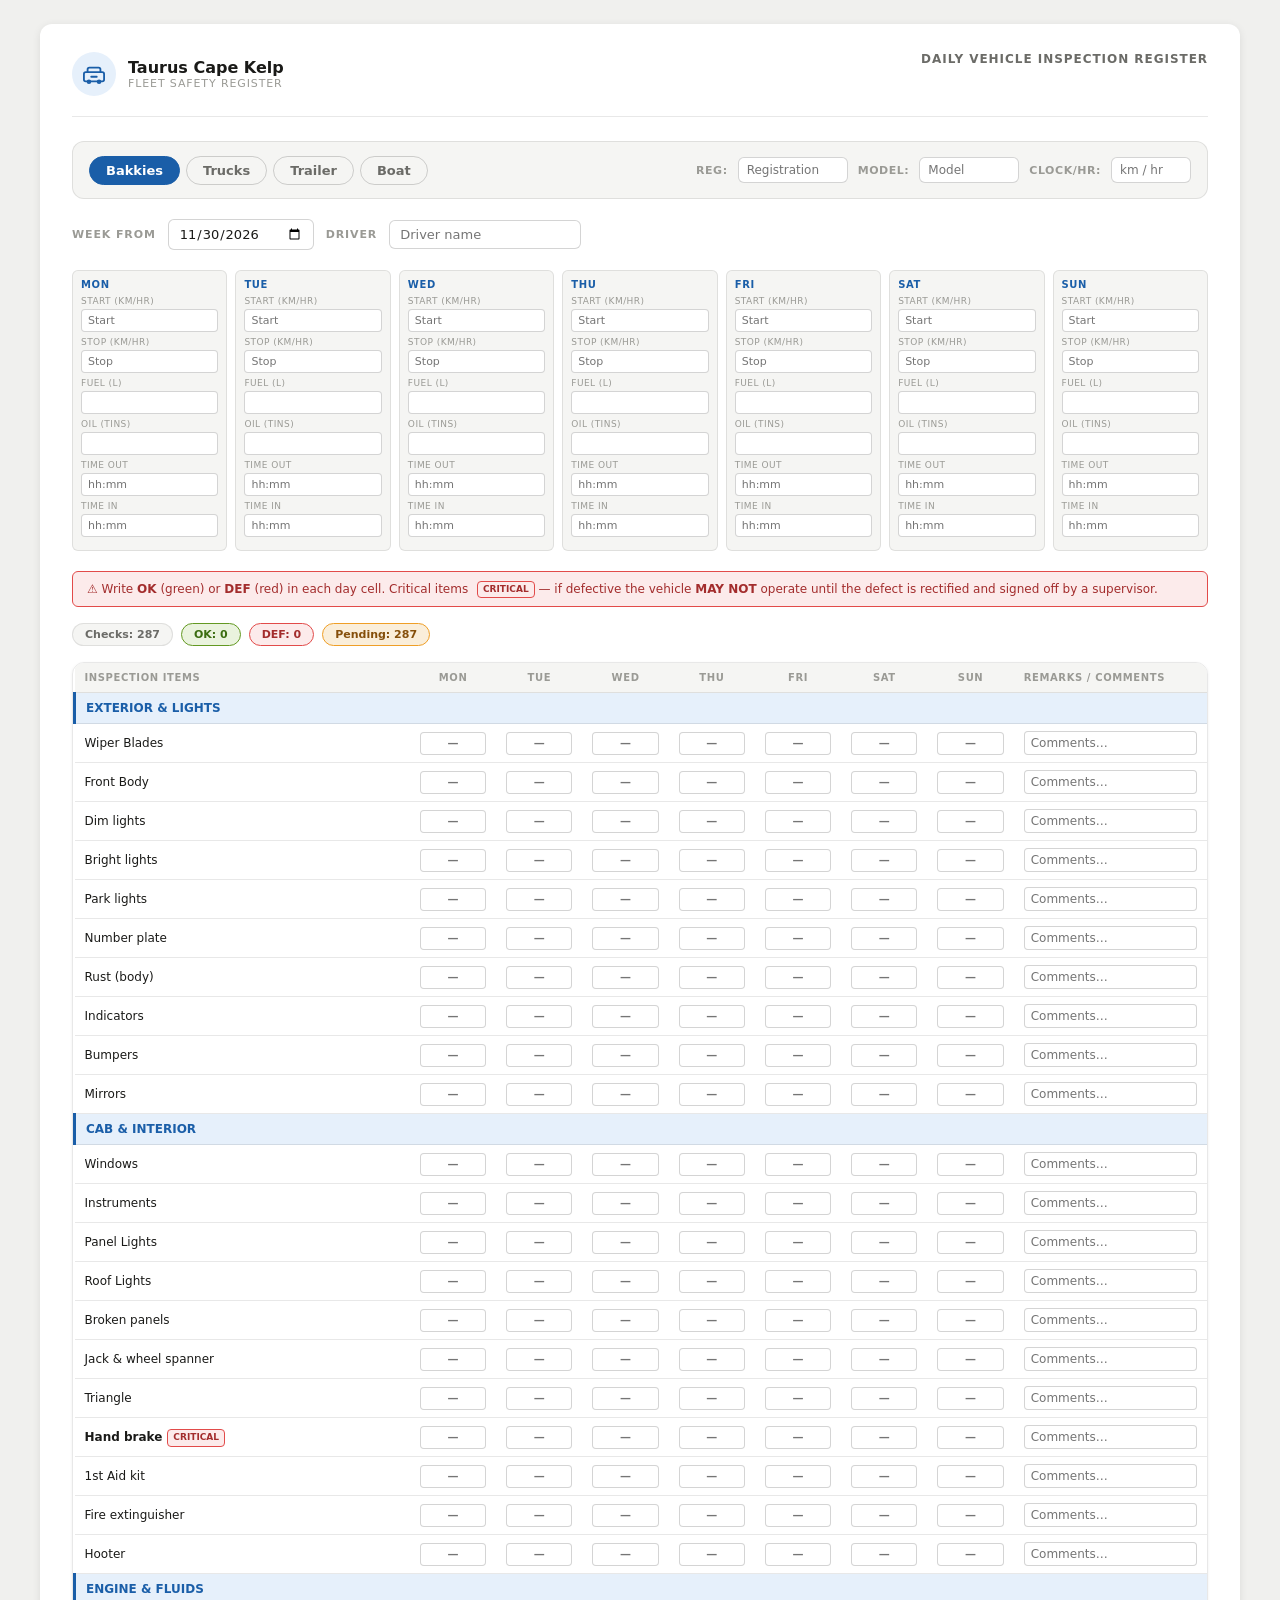
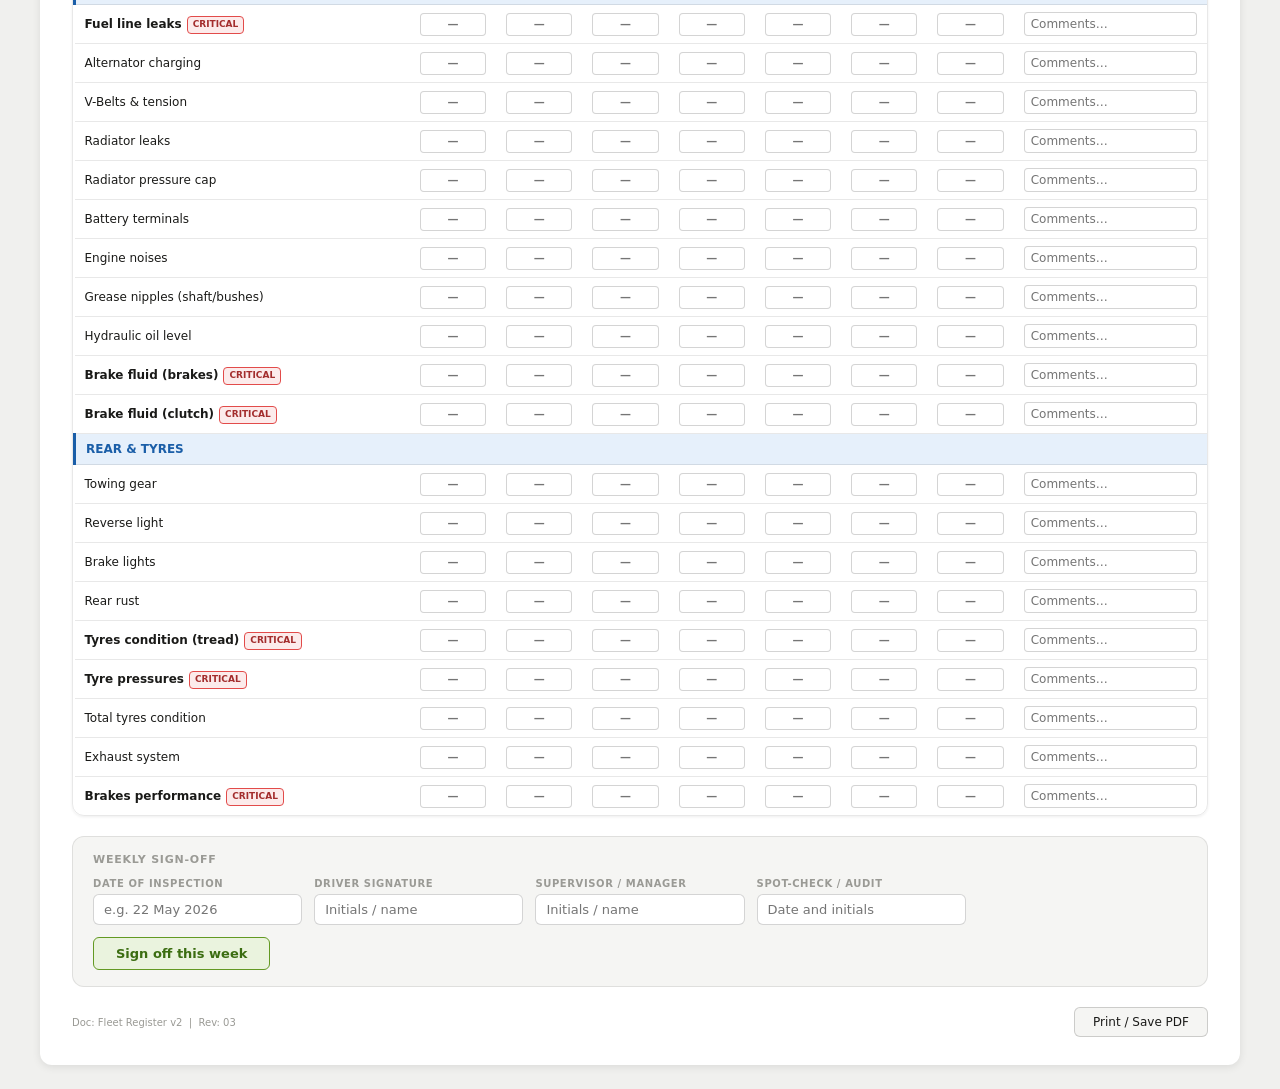
<file: vehicle_inspection_checklist_working.html>
<!DOCTYPE html>
<html lang="en">
<head>
  <link rel="icon" type="image/x-icon" href="/taurus-registers/favicon.ico">
<link rel="manifest" href="/taurus-registers/manifest.json">
<meta name="theme-color" content="#0f172a">
<meta name="apple-mobile-web-app-capable" content="yes">
<meta name="apple-mobile-web-app-title" content="Taurus Ops">
<link rel="apple-touch-icon" href="/taurus-registers/apple-touch-icon.png">

<script>
  if ('serviceWorker' in navigator) {
    window.addEventListener('load', () => {
      navigator.serviceWorker.register('/taurus-registers/sw.js');
    });
  }
</script>
  <meta charset="UTF-8">
  <meta name="viewport" content="width=device-width, initial-scale=1.0">
  <title>Fleet Daily Inspection Register — Taurus Cape Kelp</title>
  <link rel="stylesheet" href="vehicle_inspection_checklist_working.css">
</head>
<body>
<div class="container">

  <!-- Header -->
  <div class="header">
    <div class="brand">
      <div class="brand-icon">
        <svg viewBox="0 0 24 24"><rect x="1" y="10" width="22" height="10" rx="2"/><path d="M5 10V7a2 2 0 012-2h10a2 2 0 012 2v3"/><circle cx="6.5" cy="20.5" r="1.5"/><circle cx="17.5" cy="20.5" r="1.5"/><line x1="9" y1="15" x2="15" y2="15"/></svg>
      </div>
      <div>
        <div class="brand-name">Taurus Cape Kelp</div>
        <div class="brand-sub">Fleet Safety Register</div>
      </div>
    </div>
    <div class="doc-title">Daily Vehicle Inspection Register</div>
  </div>

  <!-- Vehicle type tabs + meta -->
  <div class="vehicle-bar">
    <div class="vehicle-tabs" id="vehicleTabs"></div>
    <div class="veh-meta">
      <span>Reg:</span><input type="text" id="vehReg" placeholder="Registration" style="width:110px">
      <span>Model:</span><input type="text" id="vehModel" placeholder="Model" style="width:100px">
      <span>Clock/HR:</span><input type="text" id="vehOdometer" placeholder="km / hr" style="width:80px">
    </div>
  </div>

  <!-- Week / driver -->
  <div class="week-nav">
    <label>Week from</label>
    <input type="date" id="weekFrom">
    <label>Driver</label>
    <input type="text" id="driverName" placeholder="Driver name">
  </div>

  <!-- Daily log grid -->
  <div class="log-grid" id="logGrid"></div>

  <!-- Alert -->
  <div class="alert-banner">
    &#9888; Write <strong>OK</strong> (green) or <strong>DEF</strong> (red) in each day cell.
    Critical items <span class="crit-badge">CRITICAL</span> — if defective the vehicle <strong>MAY NOT</strong> operate until the defect is rectified and signed off by a supervisor.
  </div>

  <!-- Summary -->
  <div class="summary-bar" id="summaryBar"></div>

  <!-- Inspection table -->
  <div class="table-wrap">
    <table>
      <thead>
        <tr>
          <th style="width:280px;">Inspection Items</th>
          <th class="th-day">Mon</th><th class="th-day">Tue</th><th class="th-day">Wed</th>
          <th class="th-day">Thu</th><th class="th-day">Fri</th><th class="th-day">Sat</th><th class="th-day">Sun</th>
          <th style="width:155px;">Remarks / Comments</th>
        </tr>
      </thead>
      <tbody id="tableBody"></tbody>
    </table>
  </div>

  <!-- Sign off -->
  <div class="signoff-box">
    <div class="signoff-title">Weekly Sign-off</div>
    <div id="signoffForm">
      <div class="signoff-grid">
        <div class="signoff-field"><span class="signoff-label">Date of inspection</span><input type="text" id="so-date" placeholder="e.g. 22 May 2026"></div>
        <div class="signoff-field"><span class="signoff-label">Driver signature</span><input type="text" id="so-driver" placeholder="Initials / name"></div>
        <div class="signoff-field"><span class="signoff-label">Supervisor / Manager</span><input type="text" id="so-manager" placeholder="Initials / name"></div>
        <div class="signoff-field"><span class="signoff-label">Spot-check / Audit</span><input type="text" id="so-spot" placeholder="Date and initials"></div>
      </div>
      <button class="sign-btn" onclick="signOff()">Sign off this week</button>
    </div>
    <div id="signedDisplay" style="display:none; align-items:center; gap:12px; flex-wrap:wrap;"></div>
  </div>

  <div class="bottom-row">
    <div class="doc-ref">Doc: Fleet Register v2 &nbsp;|&nbsp; Rev: 03</div>
    <button class="print-btn" onclick="window.print()">Print / Save PDF</button>
  </div>
</div>

  <script src="vehicle_inspection_checklist_working.js"></script>
</body>
</html>
</file>
<file: dashboard.css>
*, *::before, *::after { box-sizing: border-box; margin: 0; padding: 0; }

:root {
  --bg-primary: #ffffff;
  --bg-secondary: #f5f5f3;
  --bg-tertiary: #ebebea;
  --bg-page: #f0f0ee;
  --text-primary: #1a1a18;
  --text-secondary: #6b6b67;
  --text-muted: #9a9a95;
  --border-light: rgba(0,0,0,0.09);
  --border-medium: rgba(0,0,0,0.17);
  --green: #3B6D11;
  --green-light: #EAF3DE;
  --green-border: #639922;
  --red: #A32D2D;
  --red-light: #FCEBEB;
  --red-border: #E24B4A;
  --amber: #854F0B;
  --amber-light: #FAEEDA;
  --amber-border: #EF9F27;
  --accent: #1A5EA8;
  --accent-light: #E6F0FB;
  --accent-border: #85B7EB;
  --radius-sm: 6px;
  --radius-md: 10px;
  --radius-lg: 14px;
  --radius-xl: 20px;
  --shadow-sm: 0 1px 3px rgba(0,0,0,0.07);
  --shadow-md: 0 2px 10px rgba(0,0,0,0.09);
  --shadow-lg: 0 8px 30px rgba(0,0,0,0.12);
  --font: 'DM Sans', system-ui, sans-serif;
  --font-mono: 'DM Mono', monospace;
}

html { scroll-behavior: smooth; }

body {
  font-family: var(--font);
  background: var(--bg-page);
  color: var(--text-primary);
  min-height: 100vh;
  -webkit-font-smoothing: antialiased;
}

/* ── TOP NAV ── */
.topnav {
  background: var(--bg-primary);
  border-bottom: 0.5px solid var(--border-light);
  position: sticky;
  top: 0;
  z-index: 100;
  box-shadow: 0 1px 8px rgba(0,0,0,0.06);
}
.topnav-inner {
  max-width: 1280px;
  margin: 0 auto;
  padding: 0 2rem;
  height: 62px;
  display: flex;
  align-items: center;
  justify-content: space-between;
  gap: 1rem;
}
.brand {
  display: flex;
  align-items: center;
  gap: 11px;
  flex-shrink: 0;
}
.brand-logo {
  width: 38px;
  height: 38px;
  background: var(--accent-light);
  border-radius: 10px;
  display: flex;
  align-items: center;
  justify-content: center;
  border: 0.5px solid var(--accent-border);
}
.brand-logo svg {
  width: 20px;
  height: 20px;
  stroke: var(--accent);
  fill: none;
  stroke-width: 2;
  stroke-linecap: round;
  stroke-linejoin: round;
}
.brand-text {}
.brand-name {
  font-size: 15px;
  font-weight: 700;
  color: var(--text-primary);
  line-height: 1.2;
  letter-spacing: -0.01em;
}
.brand-sub {
  font-size: 10px;
  color: var(--text-muted);
  text-transform: uppercase;
  letter-spacing: 0.1em;
  font-weight: 500;
}

/* ── SEARCH ── */
.search-wrap {
  flex: 1;
  max-width: 460px;
  position: relative;
}
.search-icon {
  position: absolute;
  left: 12px;
  top: 50%;
  transform: translateY(-50%);
  pointer-events: none;
  color: var(--text-muted);
}
.search-icon svg {
  width: 16px;
  height: 16px;
  stroke: currentColor;
  fill: none;
  stroke-width: 2;
  stroke-linecap: round;
  stroke-linejoin: round;
}
.search-input {
  width: 100%;
  border: 0.5px solid var(--border-medium);
  border-radius: 40px;
  padding: 9px 14px 9px 38px;
  font-size: 13.5px;
  font-family: var(--font);
  background: var(--bg-secondary);
  color: var(--text-primary);
  outline: none;
  transition: all 0.18s;
}
.search-input::placeholder { color: var(--text-muted); }
.search-input:focus {
  border-color: var(--accent-border);
  background: var(--bg-primary);
  box-shadow: 0 0 0 3px rgba(26,94,168,0.1);
}
.search-clear {
  position: absolute;
  right: 11px;
  top: 50%;
  transform: translateY(-50%);
  background: var(--bg-tertiary);
  border: none;
  border-radius: 50%;
  width: 20px;
  height: 20px;
  display: none;
  align-items: center;
  justify-content: center;
  cursor: pointer;
  color: var(--text-muted);
  font-size: 13px;
  line-height: 1;
}
.search-clear.visible { display: flex; }
.search-clear:hover { background: var(--border-medium); }

.nav-meta {
  display: flex;
  align-items: center;
  gap: 8px;
  flex-shrink: 0;
}
.nav-date {
  font-size: 12px;
  color: var(--text-muted);
  font-family: var(--font-mono);
}
.nav-badge {
  background: var(--accent-light);
  border: 0.5px solid var(--accent-border);
  border-radius: 20px;
  padding: 3px 10px;
  font-size: 11px;
  font-weight: 600;
  color: var(--accent);
}

/* ── PAGE BODY ── */
.page {
  max-width: 1280px;
  margin: 0 auto;
  padding: 2rem 2rem 4rem;
}

/* ── HERO HEADER ── */
.hero {
  margin-bottom: 2rem;
}
.hero-title {
  font-size: 26px;
  font-weight: 700;
  letter-spacing: -0.02em;
  color: var(--text-primary);
  line-height: 1.2;
}
.hero-sub {
  font-size: 14px;
  color: var(--text-secondary);
  margin-top: 4px;
}

/* ── FILTER BAR ── */
.filter-bar {
  display: flex;
  gap: 8px;
  margin-bottom: 1.75rem;
  flex-wrap: wrap;
  align-items: center;
}
.filter-label {
  font-size: 11px;
  font-weight: 700;
  color: var(--text-muted);
  text-transform: uppercase;
  letter-spacing: 0.08em;
  margin-right: 4px;
}
.filter-btn {
  padding: 5px 14px;
  border-radius: 40px;
  border: 0.5px solid var(--border-medium);
  background: var(--bg-primary);
  font-size: 12.5px;
  font-weight: 500;
  color: var(--text-secondary);
  cursor: pointer;
  font-family: var(--font);
  transition: all 0.15s;
  display: flex;
  align-items: center;
  gap: 6px;
}
.filter-btn:hover {
  border-color: var(--accent-border);
  color: var(--accent);
  background: var(--accent-light);
}
.filter-btn.active {
  background: var(--accent);
  color: white;
  border-color: var(--accent);
}
.filter-count {
  background: rgba(255,255,255,0.25);
  border-radius: 10px;
  padding: 1px 6px;
  font-size: 10px;
  font-weight: 700;
}
.filter-btn:not(.active) .filter-count {
  background: var(--bg-tertiary);
  color: var(--text-muted);
}

/* ── STATS ROW ── */
.stats-row {
  display: grid;
  grid-template-columns: repeat(4, 1fr);
  gap: 12px;
  margin-bottom: 2rem;
}
.stat-card {
  background: var(--bg-primary);
  border: 0.5px solid var(--border-light);
  border-radius: var(--radius-lg);
  padding: 1.1rem 1.3rem;
  box-shadow: var(--shadow-sm);
}
.stat-label {
  font-size: 10px;
  font-weight: 700;
  text-transform: uppercase;
  letter-spacing: 0.09em;
  color: var(--text-muted);
  margin-bottom: 6px;
}
.stat-value {
  font-size: 28px;
  font-weight: 700;
  letter-spacing: -0.03em;
  line-height: 1;
}
.stat-card.total .stat-value { color: var(--text-primary); }
.stat-card.safety .stat-value { color: var(--red); }
.stat-card.equipment .stat-value { color: var(--accent); }
.stat-card.facilities .stat-value { color: var(--green); }
.stat-sub {
  font-size: 11px;
  color: var(--text-muted);
  margin-top: 4px;
}

/* ── NO RESULTS ── */
.no-results {
  display: none;
  grid-column: 1 / -1;
  text-align: center;
  padding: 3rem 1rem;
  color: var(--text-muted);
}
.no-results.visible { display: block; }
.no-results-icon {
  font-size: 36px;
  margin-bottom: 12px;
  opacity: 0.4;
}
.no-results-text {
  font-size: 15px;
  font-weight: 600;
  color: var(--text-secondary);
}
.no-results-sub {
  font-size: 13px;
  margin-top: 4px;
}

/* ── SECTION HEADING ── */
.section-heading {
  display: flex;
  align-items: center;
  gap: 10px;
  margin-bottom: 1rem;
}
.section-heading-title {
  font-size: 12px;
  font-weight: 700;
  text-transform: uppercase;
  letter-spacing: 0.1em;
  color: var(--text-muted);
}
.section-heading-line {
  flex: 1;
  height: 0.5px;
  background: var(--border-light);
}
.section-heading-count {
  font-size: 11px;
  color: var(--text-muted);
  font-family: var(--font-mono);
}

/* ── GRID ── */
.register-grid {
  display: grid;
  grid-template-columns: repeat(auto-fill, minmax(290px, 1fr));
  gap: 14px;
  margin-bottom: 2.5rem;
}

/* ── CARD ── */
.register-card {
  background: var(--bg-primary);
  border: 0.5px solid var(--border-light);
  border-radius: var(--radius-lg);
  box-shadow: var(--shadow-sm);
  transition: all 0.2s cubic-bezier(0.2,0,0,1);
  display: flex;
  flex-direction: column;
  overflow: hidden;
  cursor: pointer;
  text-decoration: none;
  color: inherit;
  position: relative;
}
.register-card::before {
  content: '';
  position: absolute;
  top: 0;
  left: 0;
  right: 0;
  height: 3px;
  border-radius: var(--radius-lg) var(--radius-lg) 0 0;
  opacity: 0;
  transition: opacity 0.2s;
}
.register-card:hover {
  box-shadow: var(--shadow-lg);
  border-color: var(--border-medium);
  transform: translateY(-2px);
}
.register-card:hover::before { opacity: 1; }

/* Card accent colors by category */
.register-card[data-cat="safety"]::before     { background: var(--red); }
.register-card[data-cat="equipment"]::before  { background: var(--accent); }
.register-card[data-cat="facilities"]::before { background: var(--green); }
.register-card[data-cat="health"]::before     { background: var(--amber); }

.card-body {
  padding: 1.2rem 1.25rem 1rem;
  flex: 1;
  display: flex;
  flex-direction: column;
  gap: 10px;
}

.card-header {
  display: flex;
  align-items: flex-start;
  justify-content: space-between;
  gap: 10px;
}

.card-icon {
  width: 42px;
  height: 42px;
  border-radius: var(--radius-md);
  display: flex;
  align-items: center;
  justify-content: center;
  flex-shrink: 0;
  border: 0.5px solid transparent;
}
.card-icon svg {
  width: 20px;
  height: 20px;
  stroke-width: 1.75;
  stroke-linecap: round;
  stroke-linejoin: round;
  fill: none;
}

/* Icon themes by category */
.cat-safety   .card-icon { background: var(--red-light);   border-color: var(--red-border);   }
.cat-safety   .card-icon svg { stroke: var(--red); }
.cat-equipment .card-icon { background: var(--accent-light); border-color: var(--accent-border); }
.cat-equipment .card-icon svg { stroke: var(--accent); }
.cat-facilities .card-icon { background: var(--green-light); border-color: var(--green-border); }
.cat-facilities .card-icon svg { stroke: var(--green); }
.cat-health   .card-icon { background: var(--amber-light);  border-color: var(--amber-border);  }
.cat-health   .card-icon svg { stroke: var(--amber); }

.card-cat-badge {
  font-size: 10px;
  font-weight: 700;
  text-transform: uppercase;
  letter-spacing: 0.08em;
  padding: 3px 8px;
  border-radius: 20px;
  border: 0.5px solid;
  white-space: nowrap;
}
.cat-safety   .card-cat-badge { background: var(--red-light);    color: var(--red);    border-color: var(--red-border); }
.cat-equipment .card-cat-badge { background: var(--accent-light);  color: var(--accent);  border-color: var(--accent-border); }
.cat-facilities .card-cat-badge { background: var(--green-light);  color: var(--green);  border-color: var(--green-border); }
.cat-health   .card-cat-badge { background: var(--amber-light);  color: var(--amber);  border-color: var(--amber-border); }

.card-title {
  font-size: 14.5px;
  font-weight: 700;
  line-height: 1.3;
  letter-spacing: -0.01em;
  color: var(--text-primary);
}
.card-desc {
  font-size: 12.5px;
  color: var(--text-secondary);
  line-height: 1.5;
}

.card-tags {
  display: flex;
  gap: 5px;
  flex-wrap: wrap;
}
.card-tag {
  font-size: 10.5px;
  font-weight: 500;
  color: var(--text-muted);
  background: var(--bg-secondary);
  border-radius: 4px;
  padding: 2px 7px;
  border: 0.5px solid var(--border-light);
}

.card-footer {
  padding: 0.7rem 1.25rem;
  border-top: 0.5px solid var(--border-light);
  background: var(--bg-secondary);
  display: flex;
  align-items: center;
  justify-content: space-between;
}
.card-open-label {
  font-size: 12px;
  font-weight: 600;
  color: var(--accent);
  display: flex;
  align-items: center;
  gap: 5px;
}
.card-open-label svg {
  width: 13px;
  height: 13px;
  stroke: currentColor;
  fill: none;
  stroke-width: 2.2;
  stroke-linecap: round;
  stroke-linejoin: round;
  transition: transform 0.15s;
}
.register-card:hover .card-open-label svg {
  transform: translateX(3px);
}
.card-meta-right {
  font-size: 10.5px;
  color: var(--text-muted);
  font-family: var(--font-mono);
}

/* Search highlight */
mark {
  background: #fff3b0;
  color: var(--text-primary);
  border-radius: 2px;
  padding: 0 1px;
}

/* Hidden cards */
.register-card.hidden { display: none; }

/* ── FOOTER ── */
.page-footer {
  border-top: 0.5px solid var(--border-light);
  padding-top: 1.5rem;
  display: flex;
  align-items: center;
  justify-content: space-between;
  flex-wrap: wrap;
  gap: 10px;
}
.footer-brand {
  font-size: 12px;
  color: var(--text-muted);
  font-weight: 500;
}
.footer-brand strong { color: var(--text-secondary); }
.footer-ref {
  font-size: 11px;
  color: var(--text-muted);
  font-family: var(--font-mono);
}

/* ── RESPONSIVE ── */
@media (max-width: 900px) {
  .stats-row { grid-template-columns: repeat(2, 1fr); }
}
@media (max-width: 600px) {
  .topnav-inner { padding: 0 1rem; }
  .page { padding: 1.25rem 1rem 3rem; }
  .nav-meta { display: none; }
  .stats-row { grid-template-columns: repeat(2, 1fr); gap: 8px; }
  .hero-title { font-size: 20px; }
  .register-grid { grid-template-columns: 1fr; }
}

/* ── ANIMATIONS ── */
@keyframes fadeUp {
  from { opacity: 0; transform: translateY(12px); }
  to   { opacity: 1; transform: translateY(0); }
}
.register-card {
  animation: fadeUp 0.35s ease both;
}
.register-card:nth-child(1)  { animation-delay: 0.04s; }
.register-card:nth-child(2)  { animation-delay: 0.08s; }
.register-card:nth-child(3)  { animation-delay: 0.12s; }
.register-card:nth-child(4)  { animation-delay: 0.16s; }
.register-card:nth-child(5)  { animation-delay: 0.20s; }
.register-card:nth-child(6)  { animation-delay: 0.24s; }
.register-card:nth-child(7)  { animation-delay: 0.28s; }
.register-card:nth-child(8)  { animation-delay: 0.32s; }
.register-card:nth-child(9)  { animation-delay: 0.36s; }
</file>
<file: compressor_checklist.css>
*, *::before, *::after { box-sizing: border-box; margin: 0; padding: 0; }
    :root {
      --bg-primary:#ffffff; --bg-secondary:#f5f5f3; --bg-tertiary:#ebebea;
      --text-primary:#1a1a18; --text-secondary:#6b6b67; --text-muted:#9a9a95;
      --border-light:rgba(0,0,0,0.09); --border-medium:rgba(0,0,0,0.17);
      --green:#3B6D11; --green-light:#EAF3DE; --green-border:#639922;
      --red:#A32D2D; --red-light:#FCEBEB; --red-border:#E24B4A;
      --amber:#854F0B; --amber-light:#FAEEDA; --amber-border:#EF9F27;
      --accent:#0F6E56; --accent-light:#E1F5EE; --accent-border:#5DCAA5;
      --radius-sm:6px; --radius-lg:12px;
      --shadow-sm:0 1px 3px rgba(0,0,0,0.07); --shadow-md:0 2px 8px rgba(0,0,0,0.09);
    }
    body { font-family:'Segoe UI',system-ui,sans-serif; background:#f0f0ee; color:var(--text-primary); min-height:100vh; padding:1.5rem 1rem; }
    .container { max-width:1050px; margin:0 auto; background:var(--bg-primary); border-radius:var(--radius-lg); box-shadow:var(--shadow-md); padding:1.75rem 2rem; }

    /* Header */
    .header { display:flex; justify-content:space-between; align-items:flex-start; margin-bottom:1.5rem; padding-bottom:1.25rem; border-bottom:0.5px solid var(--border-light); flex-wrap:wrap; gap:12px; }
    .brand { display:flex; align-items:center; gap:12px; }
    .brand-icon { width:44px; height:44px; background:var(--accent-light); border-radius:50%; display:flex; align-items:center; justify-content:center; }
    .brand-icon svg { width:22px; height:22px; stroke:var(--accent); }
    .brand-name { font-size:16px; font-weight:600; line-height:1.2; }
    .brand-sub  { font-size:11px; color:var(--text-muted); text-transform:uppercase; letter-spacing:0.08em; }
    .doc-title  { font-size:12px; font-weight:600; color:var(--text-secondary); text-transform:uppercase; letter-spacing:0.08em; text-align:right; }

    /* Meta */
    .meta-row { display:grid; grid-template-columns:1fr 1fr 1fr; gap:12px; margin-bottom:1.25rem; }
    .meta-field { display:flex; flex-direction:column; gap:5px; }
    .meta-label { font-size:10px; font-weight:700; color:var(--text-muted); text-transform:uppercase; letter-spacing:0.08em; }
    .meta-field input { border:0.5px solid var(--border-medium); border-radius:var(--radius-sm); padding:7px 10px; font-size:13px; color:var(--text-primary); background:var(--bg-primary); font-family:inherit; }
    .meta-field input:focus { outline:none; border-color:var(--accent); }

    /* Legend toggle */
    .legend-toggle-row { margin-bottom:1rem; }
    .legend-toggle-btn { font-size:12px; color:var(--accent); cursor:pointer; background:none; border:none; padding:0; text-decoration:underline; font-family:inherit; }
    .legend-box { display:none; border:0.5px solid var(--border-light); border-radius:var(--radius-lg); padding:1rem 1.25rem; margin-top:8px; background:var(--bg-secondary); }
    .legend-box.open { display:block; }
    .legend-note { background:var(--amber-light); border:0.5px solid var(--amber-border); border-radius:var(--radius-sm); padding:8px 12px; font-size:11px; color:var(--amber); margin-bottom:12px; line-height:1.6; }
    .legend-list { columns:2; gap:24px; }
    .legend-list ul { list-style:none; padding:0; break-inside:avoid; }
    .legend-list li { font-size:11px; color:var(--text-secondary); padding:3px 0; line-height:1.4; }
    .legend-list li strong { color:var(--accent); }

    /* Month tabs */
    .month-tabs-row { display:flex; flex-wrap:wrap; gap:5px; margin-bottom:1.25rem; }
    .month-tab { padding:5px 13px; border-radius:20px; font-size:12px; font-weight:500; border:0.5px solid var(--border-medium); background:var(--bg-secondary); color:var(--text-secondary); cursor:pointer; transition:all 0.15s; font-family:inherit; }
    .month-tab:hover { border-color:rgba(0,0,0,0.28); color:var(--text-primary); }
    .month-tab.active { background:var(--accent-light); color:var(--accent); border-color:var(--accent-border); }
    .month-tab.signed { background:var(--green-light); color:var(--green); border-color:var(--green-border); }

    /* Summary */
    .summary-bar { display:flex; gap:8px; margin-bottom:1rem; flex-wrap:wrap; }
    .summary-chip { padding:4px 12px; border-radius:20px; font-size:11px; font-weight:600; border:0.5px solid var(--border-light); }
    .chip-total   { background:var(--bg-secondary); color:var(--text-secondary); }
    .chip-ok      { background:var(--green-light);  color:var(--green);  border-color:var(--green-border); }
    .chip-def     { background:var(--red-light);    color:var(--red);    border-color:var(--red-border); }
    .chip-pending { background:var(--amber-light);  color:var(--amber);  border-color:var(--amber-border); }

    /* Section header */
    .section-header { display:flex; justify-content:space-between; align-items:center; margin-bottom:0.75rem; }
    .section-title { font-size:12px; font-weight:700; color:var(--text-secondary); text-transform:uppercase; letter-spacing:0.07em; }
    .add-btn { padding:6px 14px; border-radius:var(--radius-sm); font-size:12px; font-weight:500; border:0.5px solid var(--border-medium); background:var(--bg-secondary); color:var(--text-primary); cursor:pointer; font-family:inherit; transition:background 0.15s; }
    .add-btn:hover { background:var(--bg-tertiary); }

    /* Table */
    .table-wrap { border:0.5px solid var(--border-light); border-radius:var(--radius-lg); overflow:hidden; margin-bottom:1.25rem; box-shadow:var(--shadow-sm); }
    table { width:100%; border-collapse:collapse; font-size:13px; table-layout:fixed; }
    col.col-id   { width:70px; }
    col.col-loc  { width:auto; }
    col.col-res  { width:68px; }
    col.col-dev  { width:90px; }
    col.col-del  { width:34px; }

    thead th { background:var(--bg-secondary); padding:9px 10px; text-align:left; font-size:10px; font-weight:700; color:var(--text-muted); text-transform:uppercase; letter-spacing:0.06em; border-bottom:0.5px solid var(--border-light); }
    thead th.th-c { text-align:center; }

    tbody td { padding:7px 8px; border-bottom:0.5px solid var(--border-light); color:var(--text-primary); vertical-align:middle; }
    tbody tr:last-child td { border-bottom:none; }
    tbody tr:hover td { background:var(--bg-secondary); }

    td input[type="text"] { width:100%; border:none; background:transparent; font-size:13px; color:var(--text-primary); padding:2px 0; outline:none; font-family:inherit; }
    td input[type="text"]:focus { border-bottom:1px solid var(--accent); }

    .result-cell { text-align:center; }
    .result-input { width:100% !important; border:0.5px solid var(--border-medium) !important; border-radius:4px !important; padding:3px 5px !important; font-size:11px; font-weight:700; text-align:center; background:var(--bg-primary) !important; color:var(--text-primary); transition:all 0.15s; font-family:inherit; }
    .result-input:focus { border-color:var(--accent) !important; outline:none; }
    .result-input.ok        { background:var(--green-light) !important; color:var(--green) !important; border-color:var(--green-border) !important; }
    .result-input.defective { background:var(--red-light)   !important; color:var(--red)   !important; border-color:var(--red-border)   !important; }

    .empty-row td { text-align:center; color:var(--text-muted); font-size:12px; padding:2rem 1rem; }

    .del-btn { width:24px; height:24px; border-radius:50%; border:0.5px solid var(--border-light); background:transparent; color:var(--text-muted); cursor:pointer; font-size:16px; display:flex; align-items:center; justify-content:center; line-height:1; transition:all 0.15s; font-family:inherit; }
    .del-btn:hover { background:var(--red-light); color:var(--red); border-color:var(--red-border); }

    /* Sign off */
    .signoff-box { border:0.5px solid var(--border-light); border-radius:var(--radius-lg); padding:1rem 1.25rem; background:var(--bg-secondary); margin-bottom:1.25rem; }
    .signoff-title { font-size:11px; font-weight:700; color:var(--text-muted); text-transform:uppercase; letter-spacing:0.07em; margin-bottom:0.75rem; }
    .signoff-grid { display:grid; grid-template-columns:1fr 1fr; gap:12px; margin-bottom:0.75rem; }
    .signoff-field { display:flex; flex-direction:column; gap:5px; }
    .signoff-label { font-size:10px; color:var(--text-muted); text-transform:uppercase; letter-spacing:0.06em; font-weight:700; }
    .signoff-field input { border:0.5px solid var(--border-medium); border-radius:var(--radius-sm); padding:7px 10px; font-size:13px; background:var(--bg-primary); color:var(--text-primary); font-family:inherit; }
    .signoff-field input:focus { outline:none; border-color:var(--accent); }
    .sign-btn { padding:8px 22px; border-radius:var(--radius-sm); font-size:13px; font-weight:600; border:0.5px solid var(--green-border); background:var(--green-light); color:var(--green); cursor:pointer; font-family:inherit; transition:opacity 0.15s; }
    .sign-btn:hover { opacity:0.8; }
    .signed-badge { display:inline-flex; align-items:center; gap:6px; padding:5px 14px; border-radius:20px; background:var(--green-light); color:var(--green); font-size:12px; font-weight:600; border:0.5px solid var(--green-border); }
    .undo-btn { font-size:11px; border:none; background:none; color:var(--text-muted); cursor:pointer; text-decoration:underline; font-family:inherit; }

    .bottom-row { display:flex; justify-content:space-between; align-items:center; }
    .doc-ref { font-size:10px; color:var(--text-muted); }
    .print-btn { padding:7px 18px; border-radius:var(--radius-sm); font-size:12px; font-weight:500; border:0.5px solid var(--border-medium); background:var(--bg-secondary); color:var(--text-primary); cursor:pointer; font-family:inherit; }
    .print-btn:hover { background:var(--bg-tertiary); }

    @media print {
      body { background:white; padding:0; }
      .container { box-shadow:none; border-radius:0; max-width:100%; }
      .month-tabs-row,.legend-toggle-row,.add-btn,.del-btn,.print-btn,.sign-btn,.summary-bar { display:none !important; }
    }
    @media (max-width:640px) {
      .meta-row,.signoff-grid { grid-template-columns:1fr; }
      .header { flex-direction:column; } .doc-title { text-align:left; }
    }
</file>
<file: firefighting_checklist.css>
*, *::before, *::after { box-sizing: border-box; margin: 0; padding: 0; }

:root {
  --bg-primary: #ffffff;
  --bg-secondary: #f5f5f3;
  --bg-tertiary: #ebebea;
  --text-primary: #1a1a18;
  --text-secondary: #6b6b67;
  --text-muted: #9a9a95;
  --border-light: rgba(0,0,0,0.10);
  --border-medium: rgba(0,0,0,0.18);
  --border-strong: rgba(0,0,0,0.28);
  --teal: #0F6E56;
  --teal-light: #E1F5EE;
  --teal-border: #5DCAA5;
  --green: #3B6D11;
  --green-light: #EAF3DE;
  --green-border: #639922;
  --red: #A32D2D;
  --red-light: #FCEBEB;
  --red-border: #E24B4A;
  --amber: #854F0B;
  --amber-light: #FAEEDA;
  --amber-border: #EF9F27;
  --orange: #993C1D;
  --orange-light: #FAECE7;
  --orange-border: #D85A30;
  --radius-sm: 6px;
  --radius-md: 8px;
  --radius-lg: 12px;
  --shadow-sm: 0 1px 3px rgba(0,0,0,0.08);
  --shadow-md: 0 2px 8px rgba(0,0,0,0.10);
}

body {
  font-family: 'Segoe UI', system-ui, -apple-system, sans-serif;
  background: #f0f0ee;
  color: var(--text-primary);
  min-height: 100vh;
  padding: 1.5rem 1rem;
}

.container {
  max-width: 1050px;
  margin: 0 auto;
  background: var(--bg-primary);
  border-radius: var(--radius-lg);
  box-shadow: var(--shadow-md);
  padding: 1.75rem 2rem;
}

/* ── Header ── */
.header {
  display: flex;
  justify-content: space-between;
  align-items: flex-start;
  margin-bottom: 1.5rem;
  padding-bottom: 1.25rem;
  border-bottom: 0.5px solid var(--border-light);
  flex-wrap: wrap;
  gap: 12px;
}

.brand { display: flex; align-items: center; gap: 12px; }

.brand-icon {
  width: 44px; height: 44px;
  background: var(--orange-light);
  border-radius: 50%;
  display: flex; align-items: center; justify-content: center;
}

.brand-icon svg { width: 22px; height: 22px; stroke: var(--orange); }

.brand-name { font-size: 16px; font-weight: 600; color: var(--text-primary); line-height: 1.2; }
.brand-sub  { font-size: 11px; color: var(--text-muted); text-transform: uppercase; letter-spacing: 0.08em; }

.doc-title {
  font-size: 12px; font-weight: 600; color: var(--text-secondary);
  text-transform: uppercase; letter-spacing: 0.08em; text-align: right;
}

/* ── Meta ── */
.meta-row {
  display: grid; grid-template-columns: 1fr 1fr 1fr;
  gap: 12px; margin-bottom: 1.25rem;
}

.meta-field { display: flex; flex-direction: column; gap: 5px; }

.meta-label {
  font-size: 10px; font-weight: 700; color: var(--text-muted);
  text-transform: uppercase; letter-spacing: 0.08em;
}

.meta-field input {
  border: 0.5px solid var(--border-medium); border-radius: var(--radius-sm);
  padding: 7px 10px; font-size: 13px; color: var(--text-primary);
  background: var(--bg-primary); transition: border-color 0.15s; font-family: inherit;
}
.meta-field input:focus { outline: none; border-color: var(--orange); }

/* ── Legend ── */
.legend-toggle-row { margin-bottom: 1rem; }

.legend-toggle-btn {
  font-size: 12px; color: var(--orange); cursor: pointer;
  background: none; border: none; padding: 0; text-decoration: underline; font-family: inherit;
}

.legend-box {
  display: none; border: 0.5px solid var(--border-light);
  border-radius: var(--radius-lg); padding: 1rem 1.25rem;
  margin-top: 8px; background: var(--bg-secondary);
}
.legend-box.open { display: block; }

.legend-note {
  background: var(--amber-light); border: 0.5px solid var(--amber-border);
  border-radius: var(--radius-sm); padding: 8px 12px;
  font-size: 11px; color: var(--amber); margin-bottom: 12px; line-height: 1.6;
}

.legend-grid { display: grid; grid-template-columns: repeat(3, 1fr); gap: 14px; }

.legend-section h4 {
  font-size: 10px; font-weight: 700; text-transform: uppercase;
  letter-spacing: 0.06em; margin-bottom: 6px; padding-bottom: 4px;
}
.legend-section.fe h4 { color: var(--orange); border-bottom: 0.5px solid var(--orange-border); }
.legend-section.fhr h4 { color: var(--teal); border-bottom: 0.5px solid var(--teal-border); }
.legend-section.fh h4 { color: #185FA5; border-bottom: 0.5px solid #378ADD; }

.legend-section ul { list-style: none; padding: 0; }
.legend-section li { font-size: 11px; color: var(--text-secondary); padding: 2px 0; line-height: 1.4; }

/* ── Type badge ── */
.type-badge {
  display: inline-block; padding: 2px 8px; border-radius: 20px;
  font-size: 10px; font-weight: 700; letter-spacing: 0.05em; white-space: nowrap;
}
.type-fe  { background: var(--orange-light); color: var(--orange); border: 0.5px solid var(--orange-border); }
.type-fhr { background: var(--teal-light);   color: var(--teal);   border: 0.5px solid var(--teal-border); }
.type-fh  { background: #E6F1FB; color: #185FA5; border: 0.5px solid #85B7EB; }

/* ── Month tabs ── */
.month-tabs-row { display: flex; flex-wrap: wrap; gap: 5px; margin-bottom: 1.25rem; }

.month-tab {
  padding: 5px 13px; border-radius: 20px; font-size: 12px; font-weight: 500;
  border: 0.5px solid var(--border-medium); background: var(--bg-secondary);
  color: var(--text-secondary); cursor: pointer; transition: all 0.15s; font-family: inherit;
}
.month-tab:hover { border-color: var(--border-strong); color: var(--text-primary); }
.month-tab.active { background: var(--orange-light); color: var(--orange); border-color: var(--orange-border); }
.month-tab.signed { background: var(--green-light);  color: var(--green);  border-color: var(--green-border); }

/* ── Section header ── */
.section-header { display: flex; justify-content: space-between; align-items: center; margin-bottom: 0.75rem; }
.section-title { font-size: 12px; font-weight: 700; color: var(--text-secondary); text-transform: uppercase; letter-spacing: 0.07em; }

.add-btn {
  padding: 6px 14px; border-radius: var(--radius-sm); font-size: 12px; font-weight: 500;
  border: 0.5px solid var(--border-medium); background: var(--bg-secondary);
  color: var(--text-primary); cursor: pointer; transition: background 0.15s; font-family: inherit;
}
.add-btn:hover { background: var(--bg-tertiary); }

/* ── Table ── */
.table-wrap {
  border: 0.5px solid var(--border-light); border-radius: var(--radius-lg);
  overflow: hidden; margin-bottom: 1.25rem; box-shadow: var(--shadow-sm);
}

table { width: 100%; border-collapse: collapse; font-size: 13px; table-layout: fixed; }

col.col-id   { width: 50px; }
col.col-loc  { width: auto; }
col.col-type { width: 110px; }
col.col-res  { width: 62px; }
col.col-dev  { width: 82px; }
col.col-del  { width: 34px; }

thead th {
  background: var(--bg-secondary); padding: 9px 10px; text-align: left;
  font-size: 10px; font-weight: 700; color: var(--text-muted);
  text-transform: uppercase; letter-spacing: 0.06em;
  border-bottom: 0.5px solid var(--border-light);
}

tbody td {
  padding: 7px 8px; border-bottom: 0.5px solid var(--border-light);
  color: var(--text-primary); vertical-align: middle;
}
tbody tr:last-child td { border-bottom: none; }
tbody tr:hover td { background: var(--bg-secondary); }

td input[type="text"], td select {
  width: 100%; border: none; background: transparent; font-size: 13px;
  color: var(--text-primary); padding: 2px 0; outline: none; font-family: inherit;
}
td input[type="text"]:focus { border-bottom: 1px solid var(--orange); }
td select { cursor: pointer; }

.result-cell { text-align: center; }

.result-input {
  width: 100% !important;
  border: 0.5px solid var(--border-medium) !important;
  border-radius: 4px !important;
  padding: 3px 5px !important;
  font-size: 11px; font-weight: 700; text-align: center;
  background: var(--bg-primary) !important;
  color: var(--text-primary); transition: all 0.15s;
}
.result-input:focus { border-color: var(--orange) !important; outline: none; }
.result-input.ok        { background: var(--green-light) !important; color: var(--green) !important; border-color: var(--green-border) !important; }
.result-input.defective { background: var(--red-light) !important;   color: var(--red) !important;   border-color: var(--red-border) !important; }

.empty-row td {
  text-align: center; color: var(--text-muted); font-size: 12px; padding: 2rem 1rem;
}

.del-btn {
  width: 24px; height: 24px; border-radius: 50%;
  border: 0.5px solid var(--border-light); background: transparent;
  color: var(--text-muted); cursor: pointer; font-size: 16px;
  display: flex; align-items: center; justify-content: center; line-height: 1;
  transition: all 0.15s; font-family: inherit;
}
.del-btn:hover { background: var(--red-light); color: var(--red); border-color: var(--red-border); }

/* ── Pre-loaded items header ── */
.preload-row td {
  background: var(--bg-secondary);
  font-size: 11px; font-weight: 600; color: var(--text-muted);
  text-transform: uppercase; letter-spacing: 0.04em;
  padding: 5px 8px; border-bottom: 0.5px solid var(--border-light);
}

/* ── Sign off ── */
.signoff-box {
  border: 0.5px solid var(--border-light); border-radius: var(--radius-lg);
  padding: 1rem 1.25rem; background: var(--bg-secondary); margin-bottom: 1.25rem;
}

.signoff-title {
  font-size: 11px; font-weight: 700; color: var(--text-muted);
  text-transform: uppercase; letter-spacing: 0.07em; margin-bottom: 0.75rem;
}

.signoff-grid { display: grid; grid-template-columns: 1fr 1fr 1fr; gap: 12px; margin-bottom: 0.75rem; }

.signoff-field { display: flex; flex-direction: column; gap: 5px; }
.signoff-label { font-size: 10px; color: var(--text-muted); text-transform: uppercase; letter-spacing: 0.06em; font-weight: 700; }

.signoff-field input {
  border: 0.5px solid var(--border-medium); border-radius: var(--radius-sm);
  padding: 7px 10px; font-size: 13px; background: var(--bg-primary);
  color: var(--text-primary); font-family: inherit;
}
.signoff-field input:focus { outline: none; border-color: var(--orange); }

.sign-btn {
  padding: 8px 22px; border-radius: var(--radius-sm); font-size: 13px; font-weight: 600;
  border: 0.5px solid var(--green-border); background: var(--green-light);
  color: var(--green); cursor: pointer; font-family: inherit; transition: opacity 0.15s;
}
.sign-btn:hover { opacity: 0.8; }

.signed-badge {
  display: inline-flex; align-items: center; gap: 6px;
  padding: 5px 14px; border-radius: 20px;
  background: var(--green-light); color: var(--green);
  font-size: 12px; font-weight: 600; border: 0.5px solid var(--green-border);
}

.undo-btn {
  font-size: 11px; border: none; background: none;
  color: var(--text-muted); cursor: pointer; text-decoration: underline; font-family: inherit;
}

/* ── Summary bar ── */
.summary-bar {
  display: flex; gap: 10px; margin-bottom: 1.25rem; flex-wrap: wrap;
}

.summary-chip {
  padding: 4px 12px; border-radius: 20px; font-size: 11px; font-weight: 600;
  border: 0.5px solid var(--border-light);
}
.chip-total   { background: var(--bg-secondary); color: var(--text-secondary); }
.chip-ok      { background: var(--green-light);  color: var(--green);  border-color: var(--green-border); }
.chip-def     { background: var(--red-light);    color: var(--red);    border-color: var(--red-border); }
.chip-pending { background: var(--amber-light);  color: var(--amber);  border-color: var(--amber-border); }

/* ── Print ── */
.print-row { display: flex; justify-content: flex-end; gap: 8px; }

.print-btn {
  padding: 7px 18px; border-radius: var(--radius-sm); font-size: 12px; font-weight: 500;
  border: 0.5px solid var(--border-medium); background: var(--bg-secondary);
  color: var(--text-primary); cursor: pointer; font-family: inherit; transition: background 0.15s;
}
.print-btn:hover { background: var(--bg-tertiary); }

.doc-ref {
  font-size: 10px; color: var(--text-muted); margin-bottom: 1rem;
}

@media print {
  body { background: white; padding: 0; }
  .container { box-shadow: none; border-radius: 0; max-width: 100%; }
  .month-tabs-row, .legend-toggle-row, .add-btn, .del-btn, .print-row, .sign-btn, .summary-bar { display: none !important; }
  .table-wrap { box-shadow: none; }
}

@media (max-width: 640px) {
  .meta-row, .signoff-grid, .legend-grid { grid-template-columns: 1fr; }
  .header { flex-direction: column; }
  .doc-title { text-align: left; }
}
</file>
<file: firstaid_checklist.css>
*, *::before, *::after { box-sizing: border-box; margin: 0; padding: 0; }
    :root {
      --bg-primary:#ffffff; --bg-secondary:#f5f5f3; --bg-tertiary:#ebebea;
      --text-primary:#1a1a18; --text-secondary:#6b6b67; --text-muted:#9a9a95;
      --border-light:rgba(0,0,0,0.09); --border-medium:rgba(0,0,0,0.17);
      --green:#3B6D11; --green-light:#EAF3DE; --green-border:#639922;
      --red:#A32D2D; --red-light:#FCEBEB; --red-border:#E24B4A;
      --amber:#854F0B; --amber-light:#FAEEDA; --amber-border:#EF9F27;
      --accent:#C0392B; --accent-light:#FDEDEC; --accent-border:#E74C3C;
      --radius-sm:6px; --radius-lg:12px;
      --shadow-sm:0 1px 3px rgba(0,0,0,0.07); --shadow-md:0 2px 8px rgba(0,0,0,0.09);
    }
    body { font-family:'Segoe UI',system-ui,sans-serif; background:#f0f0ee; color:var(--text-primary); min-height:100vh; padding:1.5rem 1rem; }
    .container { max-width:1050px; margin:0 auto; background:var(--bg-primary); border-radius:var(--radius-lg); box-shadow:var(--shadow-md); padding:1.75rem 2rem; }

    /* Header */
    .header { display:flex; justify-content:space-between; align-items:flex-start; margin-bottom:1.5rem; padding-bottom:1.25rem; border-bottom:0.5px solid var(--border-light); flex-wrap:wrap; gap:12px; }
    .brand { display:flex; align-items:center; gap:12px; }
    .brand-icon { width:44px; height:44px; background:var(--accent-light); border-radius:50%; display:flex; align-items:center; justify-content:center; }
    .brand-icon svg { width:22px; height:22px; stroke:var(--accent); }
    .brand-name { font-size:16px; font-weight:600; line-height:1.2; }
    .brand-sub { font-size:11px; color:var(--text-muted); text-transform:uppercase; letter-spacing:0.08em; }
    .doc-title { font-size:12px; font-weight:600; color:var(--text-secondary); text-transform:uppercase; letter-spacing:0.08em; text-align:right; }

    /* Meta */
    .meta-row { display:grid; grid-template-columns:1fr 1fr 1fr; gap:12px; margin-bottom:1.25rem; }
    .meta-field { display:flex; flex-direction:column; gap:5px; }
    .meta-label { font-size:10px; font-weight:700; color:var(--text-muted); text-transform:uppercase; letter-spacing:0.08em; }
    .meta-field input { border:0.5px solid var(--border-medium); border-radius:var(--radius-sm); padding:7px 10px; font-size:13px; color:var(--text-primary); background:var(--bg-primary); font-family:inherit; }
    .meta-field input:focus { outline:none; border-color:var(--accent); }

    /* Month tabs */
    .month-tabs-row { display:flex; flex-wrap:wrap; gap:5px; margin-bottom:1.25rem; }
    .month-tab { padding:5px 13px; border-radius:20px; font-size:12px; font-weight:500; border:0.5px solid var(--border-medium); background:var(--bg-secondary); color:var(--text-secondary); cursor:pointer; transition:all 0.15s; font-family:inherit; }
    .month-tab:hover { border-color:rgba(0,0,0,0.28); color:var(--text-primary); }
    .month-tab.active { background:var(--accent-light); color:var(--accent); border-color:var(--accent-border); }
    .month-tab.signed { background:var(--green-light); color:var(--green); border-color:var(--green-border); }

    /* Summary */
    .summary-bar { display:flex; gap:8px; margin-bottom:1rem; flex-wrap:wrap; }
    .summary-chip { padding:4px 12px; border-radius:20px; font-size:11px; font-weight:600; border:0.5px solid var(--border-light); }
    .chip-total   { background:var(--bg-secondary); color:var(--text-secondary); }
    .chip-ok      { background:var(--green-light);  color:var(--green);  border-color:var(--green-border); }
    .chip-low     { background:var(--accent-light);  color:var(--accent);  border-color:var(--accent-border); }
    .chip-pending { background:var(--amber-light);  color:var(--amber);  border-color:var(--amber-border); }

    /* Section header */
    .section-header { display:flex; justify-content:space-between; align-items:center; margin-bottom:0.75rem; }
    .section-title { font-size:12px; font-weight:700; color:var(--text-secondary); text-transform:uppercase; letter-spacing:0.07em; }

    /* Table */
    .table-wrap { border:0.5px solid var(--border-light); border-radius:var(--radius-lg); overflow:hidden; margin-bottom:1.25rem; box-shadow:var(--shadow-sm); }
    table { width:100%; border-collapse:collapse; font-size:13px; table-layout:fixed; }
    col.col-num  { width:38px; }
    col.col-qty  { width:80px; }
    col.col-item { width:auto; }
    col.col-res  { width:110px; }
    col.col-note { width:160px; }

    thead th { background:var(--bg-secondary); padding:9px 10px; text-align:left; font-size:10px; font-weight:700; color:var(--text-muted); text-transform:uppercase; letter-spacing:0.06em; border-bottom:0.5px solid var(--border-light); }
    thead th.th-c { text-align:center; }

    tbody td { padding:8px 10px; border-bottom:0.5px solid var(--border-light); vertical-align:middle; }
    tbody tr:last-child td { border-bottom:none; }
    tbody tr:hover td { background:var(--bg-secondary); }
    tbody tr.section-row td { background:var(--bg-secondary); font-size:10px; font-weight:700; color:var(--text-muted); text-transform:uppercase; letter-spacing:0.06em; padding:6px 10px; border-bottom:0.5px solid var(--border-light); }

    td.td-num  { text-align:center; font-size:11px; font-weight:700; color:var(--text-muted); }
    td.td-qty  { font-size:12px; color:var(--text-secondary); }
    td.td-item { font-size:13px; line-height:1.4; }
    td.td-res  { text-align:center; }
    td input[type="text"] { width:100%; border:0.5px solid var(--border-medium); border-radius:4px; padding:4px 7px; font-size:12px; font-family:inherit; color:var(--text-primary); background:var(--bg-primary); outline:none; }
    td input[type="text"]:focus { border-color:var(--accent); }

    /* Result buttons */
    .result-group { display:flex; gap:4px; justify-content:center; }
    .result-btn { padding:3px 9px; border-radius:20px; font-size:11px; font-weight:700; border:0.5px solid var(--border-medium); background:var(--bg-secondary); color:var(--text-muted); cursor:pointer; transition:all 0.15s; font-family:inherit; }
    .result-btn:hover { border-color:rgba(0,0,0,0.28); color:var(--text-primary); }
    .result-btn.active-ok  { background:var(--green-light); color:var(--green); border-color:var(--green-border); }
    .result-btn.active-low { background:var(--accent-light); color:var(--accent); border-color:var(--accent-border); }

    /* Sign off */
    .signoff-box { border:0.5px solid var(--border-light); border-radius:var(--radius-lg); padding:1rem 1.25rem; background:var(--bg-secondary); margin-bottom:1.25rem; }
    .signoff-title { font-size:11px; font-weight:700; color:var(--text-muted); text-transform:uppercase; letter-spacing:0.07em; margin-bottom:0.75rem; }
    .signoff-grid { display:grid; grid-template-columns:1fr 1fr 1fr; gap:12px; margin-bottom:0.75rem; }
    .signoff-field { display:flex; flex-direction:column; gap:5px; }
    .signoff-label { font-size:10px; color:var(--text-muted); text-transform:uppercase; letter-spacing:0.06em; font-weight:700; }
    .signoff-field input { border:0.5px solid var(--border-medium); border-radius:var(--radius-sm); padding:7px 10px; font-size:13px; background:var(--bg-primary); color:var(--text-primary); font-family:inherit; }
    .signoff-field input:focus { outline:none; border-color:var(--accent); }
    .sign-btn { padding:8px 22px; border-radius:var(--radius-sm); font-size:13px; font-weight:600; border:0.5px solid var(--green-border); background:var(--green-light); color:var(--green); cursor:pointer; font-family:inherit; transition:opacity 0.15s; }
    .sign-btn:hover { opacity:0.8; }
    .signed-badge { display:inline-flex; align-items:center; gap:6px; padding:5px 14px; border-radius:20px; background:var(--green-light); color:var(--green); font-size:12px; font-weight:600; border:0.5px solid var(--green-border); }
    .undo-btn { font-size:11px; border:none; background:none; color:var(--text-muted); cursor:pointer; text-decoration:underline; font-family:inherit; }

    .bottom-row { display:flex; justify-content:space-between; align-items:center; }
    .doc-ref { font-size:10px; color:var(--text-muted); }
    .print-btn { padding:7px 18px; border-radius:var(--radius-sm); font-size:12px; font-weight:500; border:0.5px solid var(--border-medium); background:var(--bg-secondary); color:var(--text-primary); cursor:pointer; font-family:inherit; }
    .print-btn:hover { background:var(--bg-tertiary); }

    @media print {
      body { background:white; padding:0; }
      .container { box-shadow:none; border-radius:0; max-width:100%; }
      .month-tabs-row, .sign-btn, .print-btn, .summary-bar { display:none !important; }
    }
    @media (max-width:640px) {
      .meta-row, .signoff-grid { grid-template-columns:1fr; }
      .header { flex-direction:column; } .doc-title { text-align:left; }
      col.col-note { display:none; }
    }
</file>
<file: forklift_checklist.css>
*, *::before, *::after { box-sizing: border-box; margin: 0; padding: 0; }
    :root {
      --bg-primary:#ffffff; --bg-secondary:#f5f5f3; --bg-tertiary:#ebebea;
      --text-primary:#1a1a18; --text-secondary:#6b6b67; --text-muted:#9a9a95;
      --border-light:rgba(0,0,0,0.09); --border-medium:rgba(0,0,0,0.17);
      --green:#3B6D11; --green-light:#EAF3DE; --green-border:#639922;
      --red:#A32D2D; --red-light:#FCEBEB; --red-border:#E24B4A;
      --amber:#854F0B; --amber-light:#FAEEDA; --amber-border:#EF9F27;
      --accent:#1A5EA8; --accent-light:#E6F0FB; --accent-border:#85B7EB;
      --radius-sm:6px; --radius-lg:12px;
      --shadow-sm:0 1px 3px rgba(0,0,0,0.07); --shadow-md:0 2px 8px rgba(0,0,0,0.09);
    }
    body { font-family:'Segoe UI',system-ui,sans-serif; background:#f0f0ee; color:var(--text-primary); min-height:100vh; padding:1.5rem 1rem; }
    .container { max-width:1100px; margin:0 auto; background:var(--bg-primary); border-radius:var(--radius-lg); box-shadow:var(--shadow-md); padding:1.75rem 2rem; }

    .header { display:flex; justify-content:space-between; align-items:flex-start; margin-bottom:1.5rem; padding-bottom:1.25rem; border-bottom:0.5px solid var(--border-light); flex-wrap:wrap; gap:12px; }
    .brand { display:flex; align-items:center; gap:12px; }
    .brand-icon { width:44px; height:44px; background:var(--accent-light); border-radius:50%; display:flex; align-items:center; justify-content:center; }
    .brand-icon svg { width:22px; height:22px; stroke:var(--accent); }
    .brand-name { font-size:16px; font-weight:600; line-height:1.2; }
    .brand-sub { font-size:11px; color:var(--text-muted); text-transform:uppercase; letter-spacing:0.08em; }
    .doc-title { font-size:12px; font-weight:600; color:var(--text-secondary); text-transform:uppercase; letter-spacing:0.08em; text-align:right; }

    /* Week selector */
    .week-nav { display:flex; align-items:center; gap:12px; margin-bottom:1.25rem; flex-wrap:wrap; }
    .week-nav label { font-size:11px; font-weight:700; color:var(--text-muted); text-transform:uppercase; letter-spacing:0.08em; }
    .week-nav input[type="date"] { border:0.5px solid var(--border-medium); border-radius:var(--radius-sm); padding:6px 10px; font-size:13px; font-family:inherit; color:var(--text-primary); background:var(--bg-primary); }
    .week-nav input[type="date"]:focus { outline:none; border-color:var(--accent); }
    .week-nav input[type="text"] { border:0.5px solid var(--border-medium); border-radius:var(--radius-sm); padding:6px 10px; font-size:13px; font-family:inherit; color:var(--text-primary); background:var(--bg-primary); min-width:180px; }
    .week-nav input[type="text"]:focus { outline:none; border-color:var(--accent); }

    /* Speedo / Fuel row */
    .log-grid { display:grid; grid-template-columns:repeat(7,1fr); gap:8px; margin-bottom:1.25rem; }
    .log-day { background:var(--bg-secondary); border-radius:var(--radius-sm); padding:8px; border:0.5px solid var(--border-light); }
    .log-day-title { font-size:10px; font-weight:700; color:var(--accent); text-transform:uppercase; letter-spacing:0.06em; margin-bottom:6px; }
    .log-field { display:flex; flex-direction:column; gap:3px; margin-bottom:5px; }
    .log-label { font-size:9px; color:var(--text-muted); text-transform:uppercase; letter-spacing:0.05em; }
    .log-field input { border:0.5px solid var(--border-medium); border-radius:4px; padding:4px 6px; font-size:11px; font-family:inherit; color:var(--text-primary); background:var(--bg-primary); width:100%; }
    .log-field input:focus { outline:none; border-color:var(--accent); }

    /* Alert banner */
    .alert-banner { background:var(--red-light); border:0.5px solid var(--red-border); border-radius:var(--radius-sm); padding:8px 14px; font-size:12px; color:var(--red); margin-bottom:1rem; line-height:1.5; font-weight:500; }

    /* Summary */
    .summary-bar { display:flex; gap:8px; margin-bottom:1rem; flex-wrap:wrap; }
    .summary-chip { padding:4px 12px; border-radius:20px; font-size:11px; font-weight:600; border:0.5px solid var(--border-light); }
    .chip-total   { background:var(--bg-secondary); color:var(--text-secondary); }
    .chip-ok      { background:var(--green-light);  color:var(--green);  border-color:var(--green-border); }
    .chip-def     { background:var(--red-light);    color:var(--red);    border-color:var(--red-border); }
    .chip-pending { background:var(--amber-light);  color:var(--amber);  border-color:var(--amber-border); }

    /* Table */
    .table-wrap { border:0.5px solid var(--border-light); border-radius:var(--radius-lg); overflow:hidden; margin-bottom:1.25rem; box-shadow:var(--shadow-sm); overflow-x:auto; }
    table { width:100%; border-collapse:collapse; font-size:12px; min-width:800px; }

    thead th { background:var(--bg-secondary); padding:8px 10px; text-align:left; font-size:10px; font-weight:700; color:var(--text-muted); text-transform:uppercase; letter-spacing:0.06em; border-bottom:0.5px solid var(--border-light); white-space:nowrap; }
    thead th.th-day { text-align:center; width:72px; }

    tbody td { padding:8px 10px; border-bottom:0.5px solid var(--border-light); vertical-align:middle; }
    tbody tr:last-child td { border-bottom:none; }
    tbody tr:hover td { background:var(--bg-secondary); }
    tbody tr.step-row td.td-step { background:var(--accent-light); border-left:3px solid var(--accent); font-size:12px; font-weight:700; color:var(--accent); line-height:1.5; }
    tbody tr.step-row td.td-critical { background:var(--accent-light); font-size:10px; color:var(--text-muted); font-style:italic; }
    tbody tr.step-row td.td-day-cell { background:var(--accent-light); }

    td.td-step { width:280px; line-height:1.5; }
    td.td-day  { text-align:center; width:72px; }
    td.td-comment { width:150px; }
    td input[type="text"] { width:100%; border:0.5px solid var(--border-medium); border-radius:4px; padding:3px 6px; font-size:11px; font-family:inherit; color:var(--text-primary); background:var(--bg-primary); outline:none; }
    td input[type="text"]:focus { border-color:var(--accent); }

    .day-result { width:100%; border:0.5px solid var(--border-medium); border-radius:4px; padding:3px 5px; font-size:11px; font-weight:700; text-align:center; background:var(--bg-primary); color:var(--text-primary); font-family:inherit; outline:none; cursor:text; transition:all 0.12s; }
    .day-result.r-ok  { background:var(--green-light); color:var(--green); border-color:var(--green-border); }
    .day-result.r-def { background:var(--red-light);   color:var(--red);   border-color:var(--red-border); }

    /* Critical badge */
    .crit-badge { display:inline-block; background:var(--red-light); color:var(--red); border:0.5px solid var(--red-border); border-radius:4px; font-size:9px; font-weight:700; padding:1px 5px; margin-left:4px; vertical-align:middle; }

    /* Sign off */
    .signoff-box { border:0.5px solid var(--border-light); border-radius:var(--radius-lg); padding:1rem 1.25rem; background:var(--bg-secondary); margin-bottom:1.25rem; }
    .signoff-title { font-size:11px; font-weight:700; color:var(--text-muted); text-transform:uppercase; letter-spacing:0.07em; margin-bottom:0.75rem; }
    .signoff-grid { display:grid; grid-template-columns:1fr 1fr 1fr; gap:12px; margin-bottom:0.75rem; }
    .signoff-field { display:flex; flex-direction:column; gap:5px; }
    .signoff-label { font-size:10px; color:var(--text-muted); text-transform:uppercase; letter-spacing:0.06em; font-weight:700; }
    .signoff-field input { border:0.5px solid var(--border-medium); border-radius:var(--radius-sm); padding:7px 10px; font-size:13px; background:var(--bg-primary); color:var(--text-primary); font-family:inherit; }
    .signoff-field input:focus { outline:none; border-color:var(--accent); }
    .sign-btn { padding:8px 22px; border-radius:var(--radius-sm); font-size:13px; font-weight:600; border:0.5px solid var(--green-border); background:var(--green-light); color:var(--green); cursor:pointer; font-family:inherit; transition:opacity 0.15s; }
    .sign-btn:hover { opacity:0.8; }
    .signed-badge { display:inline-flex; align-items:center; gap:6px; padding:5px 14px; border-radius:20px; background:var(--green-light); color:var(--green); font-size:12px; font-weight:600; border:0.5px solid var(--green-border); }
    .undo-btn { font-size:11px; border:none; background:none; color:var(--text-muted); cursor:pointer; text-decoration:underline; font-family:inherit; }

    .bottom-row { display:flex; justify-content:space-between; align-items:center; }
    .doc-ref { font-size:10px; color:var(--text-muted); }
    .print-btn { padding:7px 18px; border-radius:var(--radius-sm); font-size:12px; font-weight:500; border:0.5px solid var(--border-medium); background:var(--bg-secondary); color:var(--text-primary); cursor:pointer; font-family:inherit; }
    .print-btn:hover { background:var(--bg-tertiary); }

    @media print {
      body { background:white; padding:0; }
      .container { box-shadow:none; border-radius:0; max-width:100%; }
      .sign-btn, .print-btn, .summary-bar { display:none !important; }
      .table-wrap { overflow:visible; }
    }
</file>
<file: hygiene_facilities_checklist.css>
*, *::before, *::after { box-sizing: border-box; margin: 0; padding: 0; }

    :root {
      --bg-primary: #ffffff;
      --bg-secondary: #f5f5f3;
      --bg-tertiary: #ebebea;
      --text-primary: #1a1a18;
      --text-secondary: #6b6b67;
      --text-muted: #9a9a95;
      --border-light: rgba(0,0,0,0.09);
      --border-medium: rgba(0,0,0,0.17);
      --teal: #0F6E56;
      --teal-light: #E1F5EE;
      --teal-border: #5DCAA5;
      --green: #3B6D11;
      --green-light: #EAF3DE;
      --green-border: #639922;
      --red: #A32D2D;
      --red-light: #FCEBEB;
      --red-border: #E24B4A;
      --amber: #854F0B;
      --amber-light: #FAEEDA;
      --amber-border: #EF9F27;
      --blue: #185FA5;
      --blue-light: #E6F1FB;
      --blue-border: #85B7EB;
      --coral: #993C1D;
      --coral-light: #FAECE7;
      --coral-border: #D85A30;
      --radius-sm: 6px;
      --radius-md: 8px;
      --radius-lg: 12px;
      --shadow-sm: 0 1px 3px rgba(0,0,0,0.07);
      --shadow-md: 0 2px 8px rgba(0,0,0,0.09);
    }

    body {
      font-family: 'Segoe UI', system-ui, -apple-system, sans-serif;
      background: #f0f0ee;
      color: var(--text-primary);
      min-height: 100vh;
      padding: 1.5rem 1rem;
    }

    .container {
      max-width: 1050px;
      margin: 0 auto;
      background: var(--bg-primary);
      border-radius: var(--radius-lg);
      box-shadow: var(--shadow-md);
      padding: 1.75rem 2rem;
    }

    /* Header */
    .header {
      display: flex;
      justify-content: space-between;
      align-items: flex-start;
      margin-bottom: 1.5rem;
      padding-bottom: 1.25rem;
      border-bottom: 0.5px solid var(--border-light);
      flex-wrap: wrap;
      gap: 12px;
    }

    .brand { display: flex; align-items: center; gap: 12px; }

    .brand-icon {
      width: 44px; height: 44px;
      background: var(--teal-light);
      border-radius: 50%;
      display: flex; align-items: center; justify-content: center;
    }

    .brand-icon svg { width: 22px; height: 22px; stroke: var(--teal); }

    .brand-name { font-size: 16px; font-weight: 600; line-height: 1.2; }
    .brand-sub  { font-size: 11px; color: var(--text-muted); text-transform: uppercase; letter-spacing: 0.08em; }

    .doc-title {
      font-size: 12px; font-weight: 600; color: var(--text-secondary);
      text-transform: uppercase; letter-spacing: 0.08em; text-align: right;
    }

    /* Meta */
    .meta-row { display: grid; grid-template-columns: 1fr 1fr; gap: 12px; margin-bottom: 1.25rem; }
    .meta-field { display: flex; flex-direction: column; gap: 5px; }
    .meta-label { font-size: 10px; font-weight: 700; color: var(--text-muted); text-transform: uppercase; letter-spacing: 0.08em; }
    .meta-field input {
      border: 0.5px solid var(--border-medium); border-radius: var(--radius-sm);
      padding: 7px 10px; font-size: 13px; color: var(--text-primary);
      background: var(--bg-primary); transition: border-color 0.15s; font-family: inherit;
    }
    .meta-field input:focus { outline: none; border-color: var(--teal); }

    /* Inspection date row */
    .date-row {
      display: grid; grid-template-columns: 1fr 1fr; gap: 12px; margin-bottom: 1.25rem;
    }

    /* Summary */
    .summary-bar { display: flex; gap: 8px; margin-bottom: 1rem; flex-wrap: wrap; }

    .summary-chip { padding: 4px 12px; border-radius: 20px; font-size: 11px; font-weight: 600; border: 0.5px solid var(--border-light); }
    .chip-total   { background: var(--bg-secondary); color: var(--text-secondary); }
    .chip-clean   { background: var(--green-light);  color: var(--green);  border-color: var(--green-border); }
    .chip-dirty   { background: var(--amber-light);  color: var(--amber);  border-color: var(--amber-border); }
    .chip-damaged { background: var(--coral-light);  color: var(--coral);  border-color: var(--coral-border); }
    .chip-missing { background: var(--red-light);    color: var(--red);    border-color: var(--red-border); }

    /* Table */
    .table-wrap {
      border: 0.5px solid var(--border-light); border-radius: var(--radius-lg);
      overflow: hidden; margin-bottom: 1.25rem; box-shadow: var(--shadow-sm);
    }

    table { width: 100%; border-collapse: collapse; font-size: 13px; table-layout: fixed; }

    col.col-num     { width: 40px; }
    col.col-check   { width: auto; }
    col.col-cond    { width: 340px; }
    col.col-comment { width: 180px; }

    thead th {
      background: var(--bg-secondary); padding: 9px 12px; text-align: left;
      font-size: 10px; font-weight: 700; color: var(--text-muted);
      text-transform: uppercase; letter-spacing: 0.06em;
      border-bottom: 0.5px solid var(--border-light);
    }

    /* Condition sub-headers */
    .sub-header-row th {
      background: var(--bg-tertiary);
      font-size: 10px; font-weight: 700; text-transform: uppercase; letter-spacing: 0.05em;
      padding: 6px 8px; text-align: center; border-bottom: 0.5px solid var(--border-light);
    }

    .sub-header-row th.th-clean   { color: var(--green); }
    .sub-header-row th.th-dirty   { color: var(--amber); }
    .sub-header-row th.th-damaged { color: var(--coral); }
    .sub-header-row th.th-missing { color: var(--red); }
    .sub-header-row th.th-comment { color: var(--text-muted); text-align: left; }

    tbody td {
      padding: 8px 10px; border-bottom: 0.5px solid var(--border-light);
      color: var(--text-primary); vertical-align: middle;
    }
    tbody tr:last-child td { border-bottom: none; }
    tbody tr:hover td { background: var(--bg-secondary); }

    td.td-num   { font-size: 11px; font-weight: 700; color: var(--text-muted); text-align: center; }
    td.td-check { font-size: 13px; line-height: 1.4; }
    td.td-cond  { text-align: center; width: 85px; }

    td input[type="text"] {
      width: 100%; border: 0.5px solid var(--border-medium); border-radius: 4px;
      padding: 4px 7px; font-size: 12px; font-family: inherit;
      color: var(--text-primary); background: var(--bg-primary); outline: none;
    }
    td input[type="text"]:focus { border-color: var(--teal); }

    /* Condition toggle buttons */
    .cond-btn {
      width: 32px; height: 28px; border-radius: var(--radius-sm);
      border: 0.5px solid var(--border-medium); background: var(--bg-secondary);
      color: var(--text-muted); cursor: pointer; font-size: 14px;
      display: flex; align-items: center; justify-content: center;
      margin: 0 auto; transition: all 0.15s; font-family: inherit;
    }
    .cond-btn:hover { border-color: rgba(0,0,0,0.28); }
    .cond-btn.active-clean   { background: var(--green-light);  color: var(--green);  border-color: var(--green-border);  font-weight: 900; }
    .cond-btn.active-dirty   { background: var(--amber-light);  color: var(--amber);  border-color: var(--amber-border);  font-weight: 900; }
    .cond-btn.active-damaged { background: var(--coral-light);  color: var(--coral);  border-color: var(--coral-border);  font-weight: 900; }
    .cond-btn.active-missing { background: var(--red-light);    color: var(--red);    border-color: var(--red-border);    font-weight: 900; }

    /* Sign off */
    .signoff-box {
      border: 0.5px solid var(--border-light); border-radius: var(--radius-lg);
      padding: 1rem 1.25rem; background: var(--bg-secondary); margin-bottom: 1.25rem;
    }

    .signoff-title { font-size: 11px; font-weight: 700; color: var(--text-muted); text-transform: uppercase; letter-spacing: 0.07em; margin-bottom: 0.75rem; }

    .signoff-grid { display: grid; grid-template-columns: 1fr 1fr; gap: 12px; margin-bottom: 0.75rem; }

    .signoff-field { display: flex; flex-direction: column; gap: 5px; }
    .signoff-label { font-size: 10px; color: var(--text-muted); text-transform: uppercase; letter-spacing: 0.06em; font-weight: 700; }

    .signoff-field input {
      border: 0.5px solid var(--border-medium); border-radius: var(--radius-sm);
      padding: 7px 10px; font-size: 13px; background: var(--bg-primary);
      color: var(--text-primary); font-family: inherit;
    }
    .signoff-field input:focus { outline: none; border-color: var(--teal); }

    .signoff-field textarea {
      border: 0.5px solid var(--border-medium); border-radius: var(--radius-sm);
      padding: 7px 10px; font-size: 13px; background: var(--bg-primary);
      color: var(--text-primary); font-family: inherit; resize: vertical; min-height: 60px;
    }
    .signoff-field textarea:focus { outline: none; border-color: var(--teal); }

    .action-box {
      border: 0.5px solid var(--border-light); border-radius: var(--radius-lg);
      padding: 1rem 1.25rem; margin-bottom: 1.25rem;
    }

    .action-title { font-size: 11px; font-weight: 700; color: var(--text-muted); text-transform: uppercase; letter-spacing: 0.07em; margin-bottom: 8px; }

    .action-box textarea {
      width: 100%; border: 0.5px solid var(--border-medium); border-radius: var(--radius-sm);
      padding: 8px 10px; font-size: 13px; background: var(--bg-primary);
      color: var(--text-primary); font-family: inherit; resize: vertical; min-height: 70px; outline: none;
    }
    .action-box textarea:focus { border-color: var(--teal); }

    .sign-btn {
      padding: 8px 22px; border-radius: var(--radius-sm); font-size: 13px; font-weight: 600;
      border: 0.5px solid var(--green-border); background: var(--green-light);
      color: var(--green); cursor: pointer; font-family: inherit; transition: opacity 0.15s;
    }
    .sign-btn:hover { opacity: 0.8; }

    .signed-badge {
      display: inline-flex; align-items: center; gap: 6px; padding: 5px 14px; border-radius: 20px;
      background: var(--green-light); color: var(--green); font-size: 12px; font-weight: 600;
      border: 0.5px solid var(--green-border);
    }

    .undo-btn { font-size: 11px; border: none; background: none; color: var(--text-muted); cursor: pointer; text-decoration: underline; font-family: inherit; }

    .bottom-row { display: flex; justify-content: space-between; align-items: center; }
    .doc-ref { font-size: 10px; color: var(--text-muted); }

    .print-btn {
      padding: 7px 18px; border-radius: var(--radius-sm); font-size: 12px; font-weight: 500;
      border: 0.5px solid var(--border-medium); background: var(--bg-secondary);
      color: var(--text-primary); cursor: pointer; font-family: inherit;
    }
    .print-btn:hover { background: var(--bg-tertiary); }

    @media print {
      body { background: white; padding: 0; }
      .container { box-shadow: none; border-radius: 0; max-width: 100%; }
      .sign-btn, .print-btn { display: none !important; }
    }

    @media (max-width: 680px) {
      .meta-row, .signoff-grid, .date-row { grid-template-columns: 1fr; }
      .header { flex-direction: column; }
      .doc-title { text-align: left; }
      col.col-comment { display: none; }
    }
</file>
<file: ladders_checklist.css>
*, *::before, *::after { box-sizing: border-box; margin: 0; padding: 0; }

    :root {
      --bg-primary: #ffffff;
      --bg-secondary: #f5f5f3;
      --bg-tertiary: #ebebea;
      --text-primary: #1a1a18;
      --text-secondary: #6b6b67;
      --text-muted: #9a9a95;
      --border-light: rgba(0,0,0,0.10);
      --border-medium: rgba(0,0,0,0.18);
      --border-strong: rgba(0,0,0,0.28);
      --teal: #0F6E56;
      --teal-light: #E1F5EE;
      --teal-border: #5DCAA5;
      --green: #3B6D11;
      --green-light: #EAF3DE;
      --green-border: #639922;
      --red: #A32D2D;
      --red-light: #FCEBEB;
      --red-border: #E24B4A;
      --amber: #854F0B;
      --amber-light: #FAEEDA;
      --amber-border: #EF9F27;
      --radius-sm: 6px;
      --radius-md: 8px;
      --radius-lg: 12px;
      --shadow-sm: 0 1px 3px rgba(0,0,0,0.08);
      --shadow-md: 0 2px 8px rgba(0,0,0,0.10);
    }

    body {
      font-family: 'Segoe UI', system-ui, -apple-system, sans-serif;
      background: #f0f0ee;
      color: var(--text-primary);
      min-height: 100vh;
      padding: 1.5rem 1rem;
    }

    .container {
      max-width: 1000px;
      margin: 0 auto;
      background: var(--bg-primary);
      border-radius: var(--radius-lg);
      box-shadow: var(--shadow-md);
      padding: 1.75rem 2rem;
    }

    /* Header */
    .header {
      display: flex;
      justify-content: space-between;
      align-items: flex-start;
      margin-bottom: 1.5rem;
      padding-bottom: 1.25rem;
      border-bottom: 0.5px solid var(--border-light);
      flex-wrap: wrap;
      gap: 12px;
    }

    .brand {
      display: flex;
      align-items: center;
      gap: 12px;
    }

    .brand-icon {
      width: 44px;
      height: 44px;
      background: var(--teal-light);
      border-radius: 50%;
      display: flex;
      align-items: center;
      justify-content: center;
    }

    .brand-icon svg {
      width: 22px;
      height: 22px;
      stroke: var(--teal);
    }

    .brand-name {
      font-size: 16px;
      font-weight: 600;
      color: var(--text-primary);
      line-height: 1.2;
    }

    .brand-sub {
      font-size: 11px;
      color: var(--text-muted);
      text-transform: uppercase;
      letter-spacing: 0.08em;
    }

    .doc-title {
      font-size: 12px;
      font-weight: 500;
      color: var(--text-secondary);
      text-transform: uppercase;
      letter-spacing: 0.07em;
      text-align: right;
      line-height: 1.5;
    }

    /* Meta fields */
    .meta-row {
      display: grid;
      grid-template-columns: 1fr 1fr 1fr;
      gap: 12px;
      margin-bottom: 1.25rem;
    }

    .meta-field {
      display: flex;
      flex-direction: column;
      gap: 5px;
    }

    .meta-label {
      font-size: 10px;
      font-weight: 600;
      color: var(--text-muted);
      text-transform: uppercase;
      letter-spacing: 0.08em;
    }

    .meta-field input {
      border: 0.5px solid var(--border-medium);
      border-radius: var(--radius-sm);
      padding: 7px 10px;
      font-size: 13px;
      color: var(--text-primary);
      background: var(--bg-primary);
      transition: border-color 0.15s;
    }

    .meta-field input:focus {
      outline: none;
      border-color: var(--teal);
    }

    /* Legend */
    .legend-toggle-row {
      margin-bottom: 1rem;
    }

    .legend-toggle-btn {
      font-size: 12px;
      color: var(--teal);
      cursor: pointer;
      background: none;
      border: none;
      padding: 0;
      text-decoration: underline;
      font-family: inherit;
    }

    .legend-box {
      display: none;
      border: 0.5px solid var(--border-light);
      border-radius: var(--radius-lg);
      padding: 1rem 1.25rem;
      margin-top: 8px;
      background: var(--bg-secondary);
    }

    .legend-box.open { display: block; }

    .legend-note {
      background: var(--amber-light);
      border: 0.5px solid var(--amber-border);
      border-radius: var(--radius-sm);
      padding: 8px 12px;
      font-size: 11px;
      color: var(--amber);
      margin-bottom: 10px;
      line-height: 1.6;
    }

    .legend-grid {
      display: grid;
      grid-template-columns: repeat(3, 1fr);
      gap: 12px;
    }

    .legend-section h4 {
      font-size: 10px;
      font-weight: 700;
      color: var(--teal);
      text-transform: uppercase;
      letter-spacing: 0.06em;
      margin-bottom: 6px;
      padding-bottom: 4px;
      border-bottom: 0.5px solid var(--teal-border);
    }

    .legend-section ul {
      list-style: none;
      padding: 0;
    }

    .legend-section li {
      font-size: 11px;
      color: var(--text-secondary);
      padding: 2px 0;
      line-height: 1.4;
    }

    /* Month tabs */
    .month-tabs-row {
      display: flex;
      flex-wrap: wrap;
      gap: 5px;
      margin-bottom: 1.25rem;
    }

    .month-tab {
      padding: 5px 13px;
      border-radius: 20px;
      font-size: 12px;
      font-weight: 500;
      border: 0.5px solid var(--border-medium);
      background: var(--bg-secondary);
      color: var(--text-secondary);
      cursor: pointer;
      transition: all 0.15s;
      font-family: inherit;
    }

    .month-tab:hover {
      border-color: var(--border-strong);
      color: var(--text-primary);
    }

    .month-tab.active {
      background: var(--teal-light);
      color: var(--teal);
      border-color: var(--teal-border);
    }

    .month-tab.signed {
      background: var(--green-light);
      color: var(--green);
      border-color: var(--green-border);
    }

    /* Section header */
    .section-header {
      display: flex;
      justify-content: space-between;
      align-items: center;
      margin-bottom: 0.75rem;
    }

    .section-title {
      font-size: 12px;
      font-weight: 600;
      color: var(--text-secondary);
      text-transform: uppercase;
      letter-spacing: 0.07em;
    }

    .add-btn {
      padding: 6px 14px;
      border-radius: var(--radius-sm);
      font-size: 12px;
      font-weight: 500;
      border: 0.5px solid var(--border-medium);
      background: var(--bg-secondary);
      color: var(--text-primary);
      cursor: pointer;
      transition: background 0.15s;
      font-family: inherit;
    }

    .add-btn:hover { background: var(--bg-tertiary); }

    /* Table */
    .table-wrap {
      border: 0.5px solid var(--border-light);
      border-radius: var(--radius-lg);
      overflow: hidden;
      margin-bottom: 1.25rem;
      box-shadow: var(--shadow-sm);
    }

    table {
      width: 100%;
      border-collapse: collapse;
      font-size: 13px;
      table-layout: fixed;
    }

    col.col-id   { width: 80px; }
    col.col-loc  { width: auto; }
    col.col-type { width: 150px; }
    col.col-res  { width: 70px; }
    col.col-dev  { width: 90px; }
    col.col-del  { width: 36px; }

    thead th {
      background: var(--bg-secondary);
      padding: 9px 10px;
      text-align: left;
      font-size: 10px;
      font-weight: 700;
      color: var(--text-muted);
      text-transform: uppercase;
      letter-spacing: 0.06em;
      border-bottom: 0.5px solid var(--border-light);
    }

    tbody td {
      padding: 7px 8px;
      border-bottom: 0.5px solid var(--border-light);
      color: var(--text-primary);
      vertical-align: middle;
    }

    tbody tr:last-child td { border-bottom: none; }
    tbody tr:hover td { background: var(--bg-secondary); }

    td input[type="text"],
    td select {
      width: 100%;
      border: none;
      background: transparent;
      font-size: 13px;
      color: var(--text-primary);
      padding: 2px 0;
      outline: none;
      font-family: inherit;
    }

    td input[type="text"]:focus {
      border-bottom: 1px solid var(--teal);
    }

    td select { cursor: pointer; }

    .result-cell { text-align: center; }

    .result-input {
      width: 100% !important;
      border: 0.5px solid var(--border-medium) !important;
      border-radius: 4px !important;
      padding: 3px 6px !important;
      font-size: 12px;
      font-weight: 600;
      text-align: center;
      background: var(--bg-primary) !important;
      color: var(--text-primary);
      transition: all 0.15s;
    }

    .result-input:focus { border-color: var(--teal) !important; outline: none; }

    .result-input.ok {
      background: var(--green-light) !important;
      color: var(--green) !important;
      border-color: var(--green-border) !important;
    }

    .result-input.defective {
      background: var(--red-light) !important;
      color: var(--red) !important;
      border-color: var(--red-border) !important;
    }

    .empty-row td {
      text-align: center;
      color: var(--text-muted);
      font-size: 12px;
      padding: 2rem 1rem;
    }

    .del-btn {
      width: 24px;
      height: 24px;
      border-radius: 50%;
      border: 0.5px solid var(--border-light);
      background: transparent;
      color: var(--text-muted);
      cursor: pointer;
      font-size: 16px;
      display: flex;
      align-items: center;
      justify-content: center;
      line-height: 1;
      transition: all 0.15s;
      font-family: inherit;
    }

    .del-btn:hover {
      background: var(--red-light);
      color: var(--red);
      border-color: var(--red-border);
    }

    /* Sign-off */
    .signoff-box {
      border: 0.5px solid var(--border-light);
      border-radius: var(--radius-lg);
      padding: 1rem 1.25rem;
      background: var(--bg-secondary);
      margin-bottom: 1.25rem;
    }

    .signoff-title {
      font-size: 11px;
      font-weight: 700;
      color: var(--text-muted);
      text-transform: uppercase;
      letter-spacing: 0.07em;
      margin-bottom: 0.75rem;
    }

    .signoff-grid {
      display: grid;
      grid-template-columns: 1fr 1fr 1fr;
      gap: 12px;
      margin-bottom: 0.75rem;
    }

    .signoff-field {
      display: flex;
      flex-direction: column;
      gap: 5px;
    }

    .signoff-label {
      font-size: 10px;
      color: var(--text-muted);
      text-transform: uppercase;
      letter-spacing: 0.06em;
      font-weight: 600;
    }

    .signoff-field input {
      border: 0.5px solid var(--border-medium);
      border-radius: var(--radius-sm);
      padding: 7px 10px;
      font-size: 13px;
      background: var(--bg-primary);
      color: var(--text-primary);
      font-family: inherit;
    }

    .signoff-field input:focus {
      outline: none;
      border-color: var(--teal);
    }

    .sign-btn {
      padding: 8px 22px;
      border-radius: var(--radius-sm);
      font-size: 13px;
      font-weight: 600;
      border: 0.5px solid var(--green-border);
      background: var(--green-light);
      color: var(--green);
      cursor: pointer;
      font-family: inherit;
      transition: opacity 0.15s;
    }

    .sign-btn:hover { opacity: 0.8; }

    .signed-badge {
      display: inline-flex;
      align-items: center;
      gap: 6px;
      padding: 5px 14px;
      border-radius: 20px;
      background: var(--green-light);
      color: var(--green);
      font-size: 12px;
      font-weight: 600;
      border: 0.5px solid var(--green-border);
    }

    .undo-btn {
      font-size: 11px;
      border: none;
      background: none;
      color: var(--text-muted);
      cursor: pointer;
      text-decoration: underline;
      font-family: inherit;
    }

    /* Print footer */
    .print-row {
      display: flex;
      justify-content: flex-end;
      gap: 8px;
    }

    .print-btn {
      padding: 7px 18px;
      border-radius: var(--radius-sm);
      font-size: 12px;
      font-weight: 500;
      border: 0.5px solid var(--border-medium);
      background: var(--bg-secondary);
      color: var(--text-primary);
      cursor: pointer;
      font-family: inherit;
      transition: background 0.15s;
    }

    .print-btn:hover { background: var(--bg-tertiary); }

    /* Print styles */
    @media print {
      body { background: white; padding: 0; }
      .container { box-shadow: none; border-radius: 0; max-width: 100%; }
      .month-tabs-row, .legend-toggle-row, .add-btn, .del-btn, .print-row, .sign-btn { display: none !important; }
      .table-wrap { box-shadow: none; }
    }

    /* Responsive */
    @media (max-width: 640px) {
      .meta-row, .signoff-grid, .legend-grid { grid-template-columns: 1fr; }
      .header { flex-direction: column; }
      .doc-title { text-align: left; }
      col.col-type { width: 110px; }
    }
</file>
<file: lifting_equipment_checklist.css>
*, *::before, *::after { box-sizing: border-box; margin: 0; padding: 0; }
    :root {
      --bg-primary:#ffffff; --bg-secondary:#f5f5f3; --bg-tertiary:#ebebea;
      --text-primary:#1a1a18; --text-secondary:#6b6b67; --text-muted:#9a9a95;
      --border-light:rgba(0,0,0,0.09); --border-medium:rgba(0,0,0,0.17);
      --green:#3B6D11; --green-light:#EAF3DE; --green-border:#639922;
      --red:#A32D2D; --red-light:#FCEBEB; --red-border:#E24B4A;
      --amber:#854F0B; --amber-light:#FAEEDA; --amber-border:#EF9F27;
      --accent:#6A3DA8; --accent-light:#F0EDFC; --accent-border:#AFA9EC;
      --radius-sm:6px; --radius-lg:12px;
      --shadow-sm:0 1px 3px rgba(0,0,0,0.07); --shadow-md:0 2px 8px rgba(0,0,0,0.09);
    }
    body { font-family:'Segoe UI',system-ui,sans-serif; background:#f0f0ee; color:var(--text-primary); min-height:100vh; padding:1.5rem 1rem; }
    .container { max-width:1050px; margin:0 auto; background:var(--bg-primary); border-radius:var(--radius-lg); box-shadow:var(--shadow-md); padding:1.75rem 2rem; }

    /* Header */
    .header { display:flex; justify-content:space-between; align-items:flex-start; margin-bottom:1.5rem; padding-bottom:1.25rem; border-bottom:0.5px solid var(--border-light); flex-wrap:wrap; gap:12px; }
    .brand { display:flex; align-items:center; gap:12px; }
    .brand-icon { width:44px; height:44px; background:var(--accent-light); border-radius:50%; display:flex; align-items:center; justify-content:center; }
    .brand-icon svg { width:22px; height:22px; stroke:var(--accent); }
    .brand-name { font-size:16px; font-weight:600; line-height:1.2; }
    .brand-sub  { font-size:11px; color:var(--text-muted); text-transform:uppercase; letter-spacing:0.08em; }
    .doc-title  { font-size:12px; font-weight:600; color:var(--text-secondary); text-transform:uppercase; letter-spacing:0.08em; text-align:right; }

    /* Meta */
    .meta-row { display:grid; grid-template-columns:1fr 1fr 1fr; gap:12px; margin-bottom:1.25rem; }
    .meta-field { display:flex; flex-direction:column; gap:5px; }
    .meta-label { font-size:10px; font-weight:700; color:var(--text-muted); text-transform:uppercase; letter-spacing:0.08em; }
    .meta-field input { border:0.5px solid var(--border-medium); border-radius:var(--radius-sm); padding:7px 10px; font-size:13px; color:var(--text-primary); background:var(--bg-primary); font-family:inherit; }
    .meta-field input:focus { outline:none; border-color:var(--accent); }

    /* Legend toggle */
    .legend-toggle-row { margin-bottom:1rem; }
    .legend-toggle-btn { font-size:12px; color:var(--accent); cursor:pointer; background:none; border:none; padding:0; text-decoration:underline; font-family:inherit; }
    .legend-box { display:none; border:0.5px solid var(--border-light); border-radius:var(--radius-lg); padding:1rem 1.25rem; margin-top:8px; background:var(--bg-secondary); }
    .legend-box.open { display:block; }
    .legend-note { background:var(--amber-light); border:0.5px solid var(--amber-border); border-radius:var(--radius-sm); padding:8px 12px; font-size:11px; color:var(--amber); margin-bottom:12px; line-height:1.6; }
    .legend-grid { display:grid; grid-template-columns:repeat(3,1fr); gap:14px; }
    .legend-section h4 { font-size:10px; font-weight:700; text-transform:uppercase; letter-spacing:0.06em; margin-bottom:6px; padding-bottom:4px; color:var(--accent); border-bottom:0.5px solid var(--accent-border); }
    .legend-section ul { list-style:none; padding:0; }
    .legend-section li { font-size:11px; color:var(--text-secondary); padding:2px 0; line-height:1.4; }

    /* Month tabs */
    .month-tabs-row { display:flex; flex-wrap:wrap; gap:5px; margin-bottom:1.25rem; }
    .month-tab { padding:5px 13px; border-radius:20px; font-size:12px; font-weight:500; border:0.5px solid var(--border-medium); background:var(--bg-secondary); color:var(--text-secondary); cursor:pointer; transition:all 0.15s; font-family:inherit; }
    .month-tab:hover { border-color:rgba(0,0,0,0.28); color:var(--text-primary); }
    .month-tab.active { background:var(--accent-light); color:var(--accent); border-color:var(--accent-border); }
    .month-tab.signed { background:var(--green-light); color:var(--green); border-color:var(--green-border); }

    /* Summary */
    .summary-bar { display:flex; gap:8px; margin-bottom:1rem; flex-wrap:wrap; }
    .summary-chip { padding:4px 12px; border-radius:20px; font-size:11px; font-weight:600; border:0.5px solid var(--border-light); }
    .chip-total   { background:var(--bg-secondary); color:var(--text-secondary); }
    .chip-ok      { background:var(--green-light);  color:var(--green);  border-color:var(--green-border); }
    .chip-def     { background:var(--red-light);    color:var(--red);    border-color:var(--red-border); }
    .chip-pending { background:var(--amber-light);  color:var(--amber);  border-color:var(--amber-border); }

    /* Section header */
    .section-header { display:flex; justify-content:space-between; align-items:center; margin-bottom:0.75rem; }
    .section-title { font-size:12px; font-weight:700; color:var(--text-secondary); text-transform:uppercase; letter-spacing:0.07em; }
    .add-btn { padding:6px 14px; border-radius:var(--radius-sm); font-size:12px; font-weight:500; border:0.5px solid var(--border-medium); background:var(--bg-secondary); color:var(--text-primary); cursor:pointer; font-family:inherit; transition:background 0.15s; }
    .add-btn:hover { background:var(--bg-tertiary); }

    /* Table */
    .table-wrap { border:0.5px solid var(--border-light); border-radius:var(--radius-lg); overflow:hidden; margin-bottom:1.25rem; box-shadow:var(--shadow-sm); }
    table { width:100%; border-collapse:collapse; font-size:13px; table-layout:fixed; }
    col.col-id   { width:70px; }
    col.col-loc  { width:auto; }
    col.col-type { width:140px; }
    col.col-res  { width:68px; }
    col.col-dev  { width:85px; }
    col.col-del  { width:34px; }

    thead th { background:var(--bg-secondary); padding:9px 10px; text-align:left; font-size:10px; font-weight:700; color:var(--text-muted); text-transform:uppercase; letter-spacing:0.06em; border-bottom:0.5px solid var(--border-light); }
    thead th.th-c { text-align:center; }

    tbody td { padding:7px 8px; border-bottom:0.5px solid var(--border-light); color:var(--text-primary); vertical-align:middle; }
    tbody tr:last-child td { border-bottom:none; }
    tbody tr:hover td { background:var(--bg-secondary); }

    td input[type="text"], td select { width:100%; border:none; background:transparent; font-size:13px; color:var(--text-primary); padding:2px 0; outline:none; font-family:inherit; }
    td input[type="text"]:focus { border-bottom:1px solid var(--accent); }
    td select { cursor:pointer; }

    .result-cell { text-align:center; }
    .result-input { width:100% !important; border:0.5px solid var(--border-medium) !important; border-radius:4px !important; padding:3px 5px !important; font-size:11px; font-weight:700; text-align:center; background:var(--bg-primary) !important; color:var(--text-primary); transition:all 0.15s; font-family:inherit; }
    .result-input:focus { border-color:var(--accent) !important; outline:none; }
    .result-input.ok        { background:var(--green-light) !important; color:var(--green) !important; border-color:var(--green-border) !important; }
    .result-input.defective { background:var(--red-light) !important;   color:var(--red) !important;   border-color:var(--red-border) !important; }

    .empty-row td { text-align:center; color:var(--text-muted); font-size:12px; padding:2rem 1rem; }

    .del-btn { width:24px; height:24px; border-radius:50%; border:0.5px solid var(--border-light); background:transparent; color:var(--text-muted); cursor:pointer; font-size:16px; display:flex; align-items:center; justify-content:center; line-height:1; transition:all 0.15s; font-family:inherit; }
    .del-btn:hover { background:var(--red-light); color:var(--red); border-color:var(--red-border); }

    /* Type badge */
    .type-badge { display:inline-block; padding:2px 7px; border-radius:20px; font-size:10px; font-weight:700; letter-spacing:0.04em; white-space:nowrap; background:var(--accent-light); color:var(--accent); border:0.5px solid var(--accent-border); }

    /* Sign off */
    .signoff-box { border:0.5px solid var(--border-light); border-radius:var(--radius-lg); padding:1rem 1.25rem; background:var(--bg-secondary); margin-bottom:1.25rem; }
    .signoff-title { font-size:11px; font-weight:700; color:var(--text-muted); text-transform:uppercase; letter-spacing:0.07em; margin-bottom:0.75rem; }
    .signoff-grid { display:grid; grid-template-columns:1fr 1fr 1fr; gap:12px; margin-bottom:0.75rem; }
    .signoff-field { display:flex; flex-direction:column; gap:5px; }
    .signoff-label { font-size:10px; color:var(--text-muted); text-transform:uppercase; letter-spacing:0.06em; font-weight:700; }
    .signoff-field input { border:0.5px solid var(--border-medium); border-radius:var(--radius-sm); padding:7px 10px; font-size:13px; background:var(--bg-primary); color:var(--text-primary); font-family:inherit; }
    .signoff-field input:focus { outline:none; border-color:var(--accent); }
    .sign-btn { padding:8px 22px; border-radius:var(--radius-sm); font-size:13px; font-weight:600; border:0.5px solid var(--green-border); background:var(--green-light); color:var(--green); cursor:pointer; font-family:inherit; transition:opacity 0.15s; }
    .sign-btn:hover { opacity:0.8; }
    .signed-badge { display:inline-flex; align-items:center; gap:6px; padding:5px 14px; border-radius:20px; background:var(--green-light); color:var(--green); font-size:12px; font-weight:600; border:0.5px solid var(--green-border); }
    .undo-btn { font-size:11px; border:none; background:none; color:var(--text-muted); cursor:pointer; text-decoration:underline; font-family:inherit; }

    .bottom-row { display:flex; justify-content:space-between; align-items:center; }
    .doc-ref { font-size:10px; color:var(--text-muted); }
    .print-btn { padding:7px 18px; border-radius:var(--radius-sm); font-size:12px; font-weight:500; border:0.5px solid var(--border-medium); background:var(--bg-secondary); color:var(--text-primary); cursor:pointer; font-family:inherit; }
    .print-btn:hover { background:var(--bg-tertiary); }

    @media print {
      body { background:white; padding:0; }
      .container { box-shadow:none; border-radius:0; max-width:100%; }
      .month-tabs-row,.legend-toggle-row,.add-btn,.del-btn,.print-btn,.sign-btn,.summary-bar { display:none !important; }
    }
    @media (max-width:640px) {
      .meta-row,.signoff-grid,.legend-grid { grid-template-columns:1fr; }
      .header { flex-direction:column; } .doc-title { text-align:left; }
    }
</file>
<file: stacking_storage_checklist.css>
*, *::before, *::after { box-sizing: border-box; margin: 0; padding: 0; }

    :root {
      --bg-primary: #ffffff;
      --bg-secondary: #f5f5f3;
      --bg-tertiary: #ebebea;
      --text-primary: #1a1a18;
      --text-secondary: #6b6b67;
      --text-muted: #9a9a95;
      --border-light: rgba(0,0,0,0.09);
      --border-medium: rgba(0,0,0,0.17);
      --teal: #0F6E56;
      --teal-light: #E1F5EE;
      --teal-border: #5DCAA5;
      --green: #3B6D11;
      --green-light: #EAF3DE;
      --green-border: #639922;
      --red: #A32D2D;
      --red-light: #FCEBEB;
      --red-border: #E24B4A;
      --amber: #854F0B;
      --amber-light: #FAEEDA;
      --amber-border: #EF9F27;
      --purple: #534AB7;
      --purple-light: #EEEDFE;
      --purple-border: #AFA9EC;
      --radius-sm: 6px;
      --radius-md: 8px;
      --radius-lg: 12px;
      --shadow-sm: 0 1px 3px rgba(0,0,0,0.07);
      --shadow-md: 0 2px 8px rgba(0,0,0,0.09);
    }

    body {
      font-family: 'Segoe UI', system-ui, -apple-system, sans-serif;
      background: #f0f0ee;
      color: var(--text-primary);
      min-height: 100vh;
      padding: 1.5rem 1rem;
    }

    .container {
      max-width: 1050px;
      margin: 0 auto;
      background: var(--bg-primary);
      border-radius: var(--radius-lg);
      box-shadow: var(--shadow-md);
      padding: 1.75rem 2rem;
    }

    /* Header */
    .header {
      display: flex;
      justify-content: space-between;
      align-items: flex-start;
      margin-bottom: 1.5rem;
      padding-bottom: 1.25rem;
      border-bottom: 0.5px solid var(--border-light);
      flex-wrap: wrap;
      gap: 12px;
    }

    .brand { display: flex; align-items: center; gap: 12px; }

    .brand-icon {
      width: 44px; height: 44px;
      background: var(--purple-light);
      border-radius: 50%;
      display: flex; align-items: center; justify-content: center;
    }

    .brand-icon svg { width: 22px; height: 22px; stroke: var(--purple); }

    .brand-name { font-size: 16px; font-weight: 600; line-height: 1.2; }
    .brand-sub  { font-size: 11px; color: var(--text-muted); text-transform: uppercase; letter-spacing: 0.08em; }

    .doc-title {
      font-size: 12px; font-weight: 600; color: var(--text-secondary);
      text-transform: uppercase; letter-spacing: 0.08em; text-align: right;
    }

    /* Meta */
    .meta-row { display: grid; grid-template-columns: 1fr 1fr 1fr; gap: 12px; margin-bottom: 1.25rem; }

    .meta-field { display: flex; flex-direction: column; gap: 5px; }

    .meta-label { font-size: 10px; font-weight: 700; color: var(--text-muted); text-transform: uppercase; letter-spacing: 0.08em; }

    .meta-field input {
      border: 0.5px solid var(--border-medium); border-radius: var(--radius-sm);
      padding: 7px 10px; font-size: 13px; color: var(--text-primary);
      background: var(--bg-primary); transition: border-color 0.15s; font-family: inherit;
    }
    .meta-field input:focus { outline: none; border-color: var(--purple); }

    /* Month tabs */
    .month-tabs-row { display: flex; flex-wrap: wrap; gap: 5px; margin-bottom: 1.25rem; }

    .month-tab {
      padding: 5px 13px; border-radius: 20px; font-size: 12px; font-weight: 500;
      border: 0.5px solid var(--border-medium); background: var(--bg-secondary);
      color: var(--text-secondary); cursor: pointer; transition: all 0.15s; font-family: inherit;
    }
    .month-tab:hover { border-color: rgba(0,0,0,0.28); color: var(--text-primary); }
    .month-tab.active { background: var(--purple-light); color: var(--purple); border-color: var(--purple-border); }
    .month-tab.signed { background: var(--green-light);  color: var(--green);  border-color: var(--green-border); }

    /* Section header */
    .section-header { display: flex; justify-content: space-between; align-items: center; margin-bottom: 0.75rem; }

    .section-title { font-size: 12px; font-weight: 700; color: var(--text-secondary); text-transform: uppercase; letter-spacing: 0.07em; }

    /* Summary */
    .summary-bar { display: flex; gap: 8px; margin-bottom: 1rem; flex-wrap: wrap; }

    .summary-chip {
      padding: 4px 12px; border-radius: 20px; font-size: 11px; font-weight: 600; border: 0.5px solid var(--border-light);
    }
    .chip-total   { background: var(--bg-secondary); color: var(--text-secondary); }
    .chip-ok      { background: var(--green-light);  color: var(--green);  border-color: var(--green-border); }
    .chip-na      { background: var(--red-light);    color: var(--red);    border-color: var(--red-border); }
    .chip-pending { background: var(--amber-light);  color: var(--amber);  border-color: var(--amber-border); }

    /* Table */
    .table-wrap {
      border: 0.5px solid var(--border-light); border-radius: var(--radius-lg);
      overflow: hidden; margin-bottom: 1.25rem; box-shadow: var(--shadow-sm);
    }

    table { width: 100%; border-collapse: collapse; font-size: 13px; }

    thead th {
      background: var(--bg-secondary); padding: 9px 12px; text-align: left;
      font-size: 10px; font-weight: 700; color: var(--text-muted);
      text-transform: uppercase; letter-spacing: 0.06em;
      border-bottom: 0.5px solid var(--border-light);
    }

    thead th.th-center { text-align: center; }

    tbody td {
      padding: 10px 12px; border-bottom: 0.5px solid var(--border-light);
      color: var(--text-primary); vertical-align: middle; line-height: 1.4;
    }
    tbody tr:last-child td { border-bottom: none; }
    tbody tr:hover td { background: var(--bg-secondary); }

    td.td-num { font-size: 11px; font-weight: 700; color: var(--text-muted); width: 36px; text-align: center; }
    td.td-req { font-size: 13px; }

    td.td-result { width: 110px; text-align: center; }
    td.td-notes  { width: 180px; }

    td input[type="text"] {
      width: 100%; border: 0.5px solid var(--border-medium); border-radius: 4px;
      padding: 4px 7px; font-size: 12px; font-family: inherit;
      color: var(--text-primary); background: var(--bg-primary); outline: none;
    }
    td input[type="text"]:focus { border-color: var(--purple); }

    /* Result buttons */
    .result-group { display: flex; gap: 5px; justify-content: center; }

    .result-btn {
      padding: 4px 10px; border-radius: 20px; font-size: 11px; font-weight: 700;
      border: 0.5px solid var(--border-medium); background: var(--bg-secondary);
      color: var(--text-muted); cursor: pointer; transition: all 0.15s; font-family: inherit;
      white-space: nowrap;
    }
    .result-btn:hover { border-color: rgba(0,0,0,0.28); color: var(--text-primary); }
    .result-btn.active-ok { background: var(--green-light); color: var(--green); border-color: var(--green-border); }
    .result-btn.active-na { background: var(--red-light); color: var(--red); border-color: var(--red-border); }

    /* Sign off */
    .signoff-box {
      border: 0.5px solid var(--border-light); border-radius: var(--radius-lg);
      padding: 1rem 1.25rem; background: var(--bg-secondary); margin-bottom: 1.25rem;
    }

    .signoff-title { font-size: 11px; font-weight: 700; color: var(--text-muted); text-transform: uppercase; letter-spacing: 0.07em; margin-bottom: 0.75rem; }

    .signoff-grid { display: grid; grid-template-columns: 1fr 1fr 1fr; gap: 12px; margin-bottom: 0.75rem; }

    .signoff-field { display: flex; flex-direction: column; gap: 5px; }
    .signoff-label { font-size: 10px; color: var(--text-muted); text-transform: uppercase; letter-spacing: 0.06em; font-weight: 700; }

    .signoff-field input {
      border: 0.5px solid var(--border-medium); border-radius: var(--radius-sm);
      padding: 7px 10px; font-size: 13px; background: var(--bg-primary);
      color: var(--text-primary); font-family: inherit;
    }
    .signoff-field input:focus { outline: none; border-color: var(--purple); }

    .sign-btn {
      padding: 8px 22px; border-radius: var(--radius-sm); font-size: 13px; font-weight: 600;
      border: 0.5px solid var(--green-border); background: var(--green-light);
      color: var(--green); cursor: pointer; font-family: inherit; transition: opacity 0.15s;
    }
    .sign-btn:hover { opacity: 0.8; }

    .signed-badge {
      display: inline-flex; align-items: center; gap: 6px; padding: 5px 14px; border-radius: 20px;
      background: var(--green-light); color: var(--green); font-size: 12px; font-weight: 600;
      border: 0.5px solid var(--green-border);
    }

    .undo-btn { font-size: 11px; border: none; background: none; color: var(--text-muted); cursor: pointer; text-decoration: underline; font-family: inherit; }

    /* Print */
    .bottom-row { display: flex; justify-content: space-between; align-items: center; }
    .doc-ref { font-size: 10px; color: var(--text-muted); }

    .print-btn {
      padding: 7px 18px; border-radius: var(--radius-sm); font-size: 12px; font-weight: 500;
      border: 0.5px solid var(--border-medium); background: var(--bg-secondary);
      color: var(--text-primary); cursor: pointer; font-family: inherit;
    }
    .print-btn:hover { background: var(--bg-tertiary); }

    @media print {
      body { background: white; padding: 0; }
      .container { box-shadow: none; border-radius: 0; max-width: 100%; }
      .month-tabs-row, .sign-btn, .print-btn, .summary-bar { display: none !important; }
    }

    @media (max-width: 640px) {
      .meta-row, .signoff-grid { grid-template-columns: 1fr; }
      .header { flex-direction: column; }
      .doc-title { text-align: left; }
      td.td-notes { display: none; }
    }
</file>
<file: vehicle_inspection_checklist_working.css>
*, *::before, *::after { box-sizing: border-box; margin: 0; padding: 0; }
:root {
  --bg-primary:#ffffff; --bg-secondary:#f5f5f3; --bg-tertiary:#ebebea;
  --text-primary:#1a1a18; --text-secondary:#6b6b67; --text-muted:#9a9a95;
  --border-light:rgba(0,0,0,0.09); --border-medium:rgba(0,0,0,0.17);
  --green:#3B6D11; --green-light:#EAF3DE; --green-border:#639922;
  --red:#A32D2D; --red-light:#FCEBEB; --red-border:#E24B4A;
  --amber:#854F0B; --amber-light:#FAEEDA; --amber-border:#EF9F27;
  --accent:#1A5EA8; --accent-light:#E6F0FB; --accent-border:#85B7EB;
  --radius-sm:6px; --radius-lg:12px;
  --shadow-sm:0 1px 3px rgba(0,0,0,0.07); --shadow-md:0 2px 8px rgba(0,0,0,0.09);
}
body { font-family:'Segoe UI',system-ui,-apple-system,sans-serif; background:#f0f0ee; color:var(--text-primary); min-height:100vh; padding:1.5rem 1rem; }
.container { max-width:1200px; margin:0 auto; background:var(--bg-primary); border-radius:var(--radius-lg); box-shadow:var(--shadow-md); padding:1.75rem 2rem; }

/* ── Header ── */
.header { display:flex; justify-content:space-between; align-items:flex-start; margin-bottom:1.5rem; padding-bottom:1.25rem; border-bottom:0.5px solid var(--border-light); flex-wrap:wrap; gap:12px; }
.brand { display:flex; align-items:center; gap:12px; }
.brand-icon { width:44px; height:44px; background:var(--accent-light); border-radius:50%; display:flex; align-items:center; justify-content:center; }
.brand-icon svg { width:22px; height:22px; stroke:var(--accent); fill:none; stroke-width:2; stroke-linecap:round; stroke-linejoin:round; }
.brand-name { font-size:16px; font-weight:600; line-height:1.2; }
.brand-sub  { font-size:11px; color:var(--text-muted); text-transform:uppercase; letter-spacing:0.08em; }
.doc-title  { font-size:12px; font-weight:600; color:var(--text-secondary); text-transform:uppercase; letter-spacing:0.08em; text-align:right; }

/* ── Vehicle tabs bar ── */
.vehicle-bar { display:flex; flex-wrap:wrap; justify-content:space-between; align-items:center; gap:12px; margin-bottom:1.25rem; background:var(--bg-secondary); padding:0.85rem 1rem; border-radius:var(--radius-lg); border:0.5px solid var(--border-light); }
.vehicle-tabs { display:flex; gap:6px; flex-wrap:wrap; }
.veh-btn { background:transparent; border:0.5px solid var(--border-medium); padding:6px 16px; border-radius:40px; font-size:13px; font-weight:600; cursor:pointer; color:var(--text-secondary); transition:all 0.15s; font-family:inherit; }
.veh-btn:hover { border-color:var(--accent); color:var(--accent); }
.veh-btn.active { background:var(--accent); color:white; border-color:var(--accent); }
.veh-meta { display:flex; gap:10px; flex-wrap:wrap; align-items:center; font-size:11px; font-weight:600; color:var(--text-muted); text-transform:uppercase; letter-spacing:0.05em; }
.veh-meta input { border:0.5px solid var(--border-medium); border-radius:var(--radius-sm); padding:5px 8px; font-size:12px; background:white; font-family:inherit; color:var(--text-primary); }
.veh-meta input:focus { outline:none; border-color:var(--accent); }

/* ── Week nav ── */
.week-nav { display:flex; align-items:center; gap:12px; margin-bottom:1.25rem; flex-wrap:wrap; }
.week-nav label { font-size:11px; font-weight:700; color:var(--text-muted); text-transform:uppercase; letter-spacing:0.08em; }
.week-nav input[type="date"] { border:0.5px solid var(--border-medium); border-radius:var(--radius-sm); padding:6px 10px; font-size:13px; font-family:inherit; color:var(--text-primary); background:var(--bg-primary); }
.week-nav input[type="date"]:focus { outline:none; border-color:var(--accent); }
.week-nav input[type="text"] { border:0.5px solid var(--border-medium); border-radius:var(--radius-sm); padding:6px 10px; font-size:13px; font-family:inherit; color:var(--text-primary); background:var(--bg-primary); min-width:180px; }
.week-nav input[type="text"]:focus { outline:none; border-color:var(--accent); }

/* ── Daily log grid ── */
.log-grid { display:grid; grid-template-columns:repeat(7,1fr); gap:8px; margin-bottom:1.25rem; }
.log-day { background:var(--bg-secondary); border-radius:var(--radius-sm); padding:8px; border:0.5px solid var(--border-light); min-width:0; }
.log-day-title { font-size:10px; font-weight:700; color:var(--accent); text-transform:uppercase; letter-spacing:0.06em; margin-bottom:6px; }
.log-field { display:flex; flex-direction:column; gap:3px; margin-bottom:5px; }
.log-label { font-size:9px; color:var(--text-muted); text-transform:uppercase; letter-spacing:0.05em; }
.log-field input { border:0.5px solid var(--border-medium); border-radius:4px; padding:4px 6px; font-size:11px; font-family:inherit; width:100%; background:white; color:var(--text-primary); }
.log-field input:focus { outline:none; border-color:var(--accent); }

/* ── Alert ── */
.alert-banner { background:var(--red-light); border:0.5px solid var(--red-border); border-radius:var(--radius-sm); padding:8px 14px; font-size:12px; color:var(--red); margin-bottom:1rem; line-height:1.5; font-weight:500; }

/* ── Summary ── */
.summary-bar { display:flex; gap:8px; margin-bottom:1rem; flex-wrap:wrap; }
.summary-chip { padding:4px 12px; border-radius:20px; font-size:11px; font-weight:600; border:0.5px solid var(--border-light); }
.chip-total   { background:var(--bg-secondary); color:var(--text-secondary); }
.chip-ok      { background:var(--green-light);  color:var(--green);  border-color:var(--green-border); }
.chip-def     { background:var(--red-light);    color:var(--red);    border-color:var(--red-border); }
.chip-pending { background:var(--amber-light);  color:var(--amber);  border-color:var(--amber-border); }

/* ── Inspection table ── */
.table-wrap { border:0.5px solid var(--border-light); border-radius:var(--radius-lg); overflow:hidden; margin-bottom:1.25rem; box-shadow:var(--shadow-sm); overflow-x:auto; }
table { width:100%; border-collapse:collapse; font-size:12px; min-width:900px; }

thead th { background:var(--bg-secondary); padding:9px 10px; text-align:left; font-size:10px; font-weight:700; color:var(--text-muted); text-transform:uppercase; letter-spacing:0.06em; border-bottom:0.5px solid var(--border-light); white-space:nowrap; }
thead th.th-day { text-align:center; width:72px; }

tbody td { padding:7px 10px; border-bottom:0.5px solid var(--border-light); vertical-align:middle; }
tbody tr:last-child td { border-bottom:none; }
tbody tr:hover td { background:var(--bg-secondary); }

tbody tr.section-row td { background:var(--accent-light); border-left:3px solid var(--accent); font-weight:700; font-size:12px; color:var(--accent); padding:8px 10px; }

td.td-item { width:280px; line-height:1.5; font-size:12px; }
td.td-day  { text-align:center; width:72px; }

td input[type="text"].td-comment-input { width:100%; border:0.5px solid var(--border-medium); border-radius:4px; padding:4px 6px; font-size:12px; font-family:inherit; color:var(--text-primary); background:var(--bg-primary); }
td input[type="text"].td-comment-input:focus { outline:none; border-color:var(--accent); }

/* ── Day result inputs ── */
.day-result {
  width:100%;
  border:0.5px solid var(--border-medium);
  border-radius:4px;
  padding:4px 3px;
  font-size:11px;
  font-weight:700;
  text-align:center;
  background:var(--bg-primary);
  color:var(--text-primary);
  font-family:inherit;
  transition:background 0.12s, color 0.12s, border-color 0.12s;
  cursor:text;
}
.day-result:focus { outline:none; border-color:var(--accent); }
.day-result.r-ok  { background:var(--green-light) !important; color:var(--green) !important; border-color:var(--green-border) !important; }
.day-result.r-def { background:var(--red-light)   !important; color:var(--red)   !important; border-color:var(--red-border)   !important; }

/* ── Critical badge ── */
.crit-badge { display:inline-block; background:var(--red-light); color:var(--red); border:0.5px solid var(--red-border); border-radius:4px; font-size:9px; font-weight:700; padding:1px 5px; margin-left:5px; vertical-align:middle; }

/* ── Sign off ── */
.signoff-box { border:0.5px solid var(--border-light); border-radius:var(--radius-lg); padding:1rem 1.25rem; background:var(--bg-secondary); margin-bottom:1.25rem; }
.signoff-title { font-size:11px; font-weight:700; color:var(--text-muted); text-transform:uppercase; letter-spacing:0.07em; margin-bottom:0.75rem; }
.signoff-grid { display:grid; grid-template-columns:repeat(auto-fill,minmax(180px,1fr)); gap:12px; margin-bottom:0.75rem; }
.signoff-field { display:flex; flex-direction:column; gap:5px; }
.signoff-label { font-size:10px; font-weight:700; color:var(--text-muted); text-transform:uppercase; letter-spacing:0.06em; }
.signoff-field input { border:0.5px solid var(--border-medium); border-radius:var(--radius-sm); padding:7px 10px; font-size:13px; background:white; color:var(--text-primary); font-family:inherit; }
.signoff-field input:focus { outline:none; border-color:var(--accent); }
.sign-btn { padding:8px 22px; border-radius:var(--radius-sm); font-size:13px; font-weight:600; border:0.5px solid var(--green-border); background:var(--green-light); color:var(--green); cursor:pointer; font-family:inherit; transition:opacity 0.15s; }
.sign-btn:hover { opacity:0.8; }
.signed-badge { display:inline-flex; align-items:center; gap:6px; padding:5px 14px; border-radius:20px; background:var(--green-light); color:var(--green); font-size:12px; font-weight:600; border:0.5px solid var(--green-border); }
.undo-btn { font-size:11px; border:none; background:none; color:var(--text-muted); cursor:pointer; text-decoration:underline; font-family:inherit; }

.bottom-row { display:flex; justify-content:space-between; align-items:center; }
.doc-ref { font-size:10px; color:var(--text-muted); }
.print-btn { padding:7px 18px; border-radius:var(--radius-sm); font-size:12px; font-weight:500; border:0.5px solid var(--border-medium); background:var(--bg-secondary); color:var(--text-primary); cursor:pointer; font-family:inherit; }
.print-btn:hover { background:var(--bg-tertiary); }

@media print {
  body { background:white; padding:0; }
  .container { box-shadow:none; border-radius:0; max-width:100%; }
  .vehicle-bar, .sign-btn, .print-btn, .summary-bar { display:none !important; }
  .table-wrap { overflow:visible; }
}
@media (max-width:700px) {
  .log-grid { grid-template-columns:repeat(4,1fr); }
}
</file>
